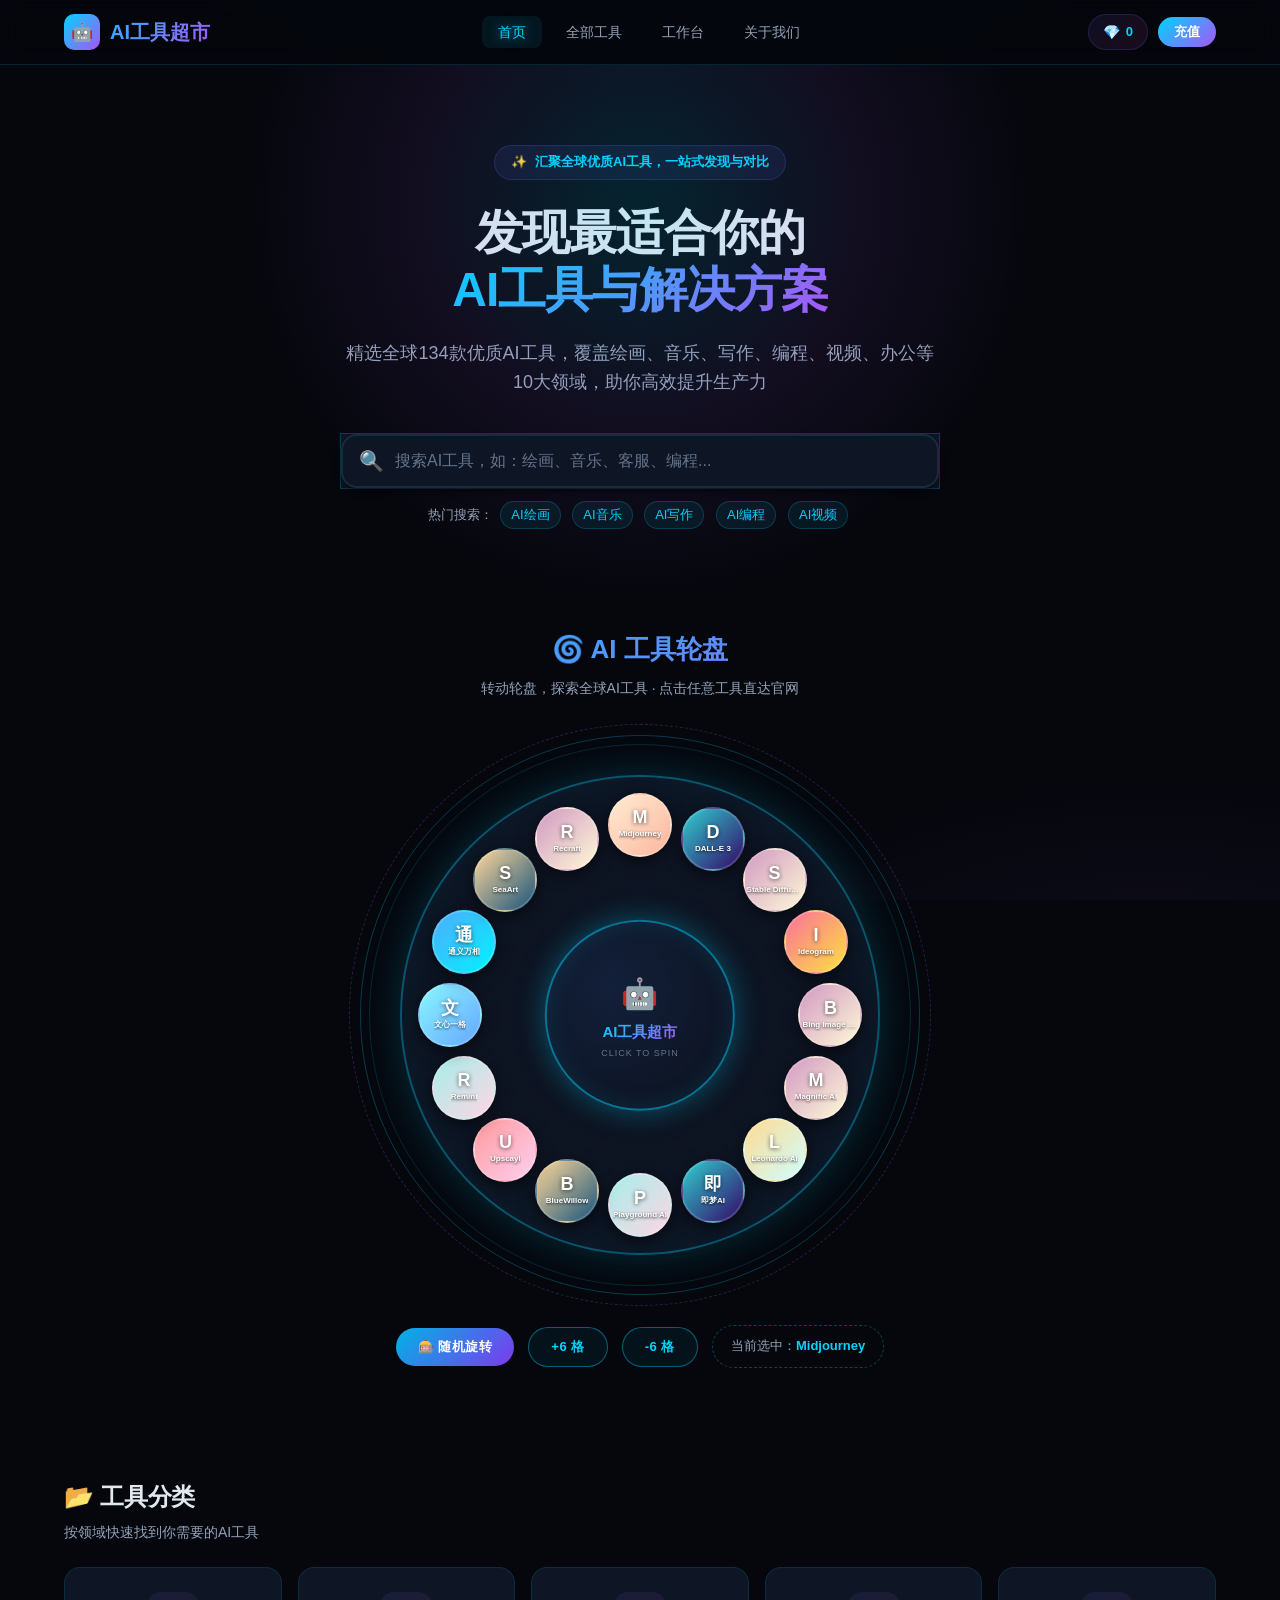
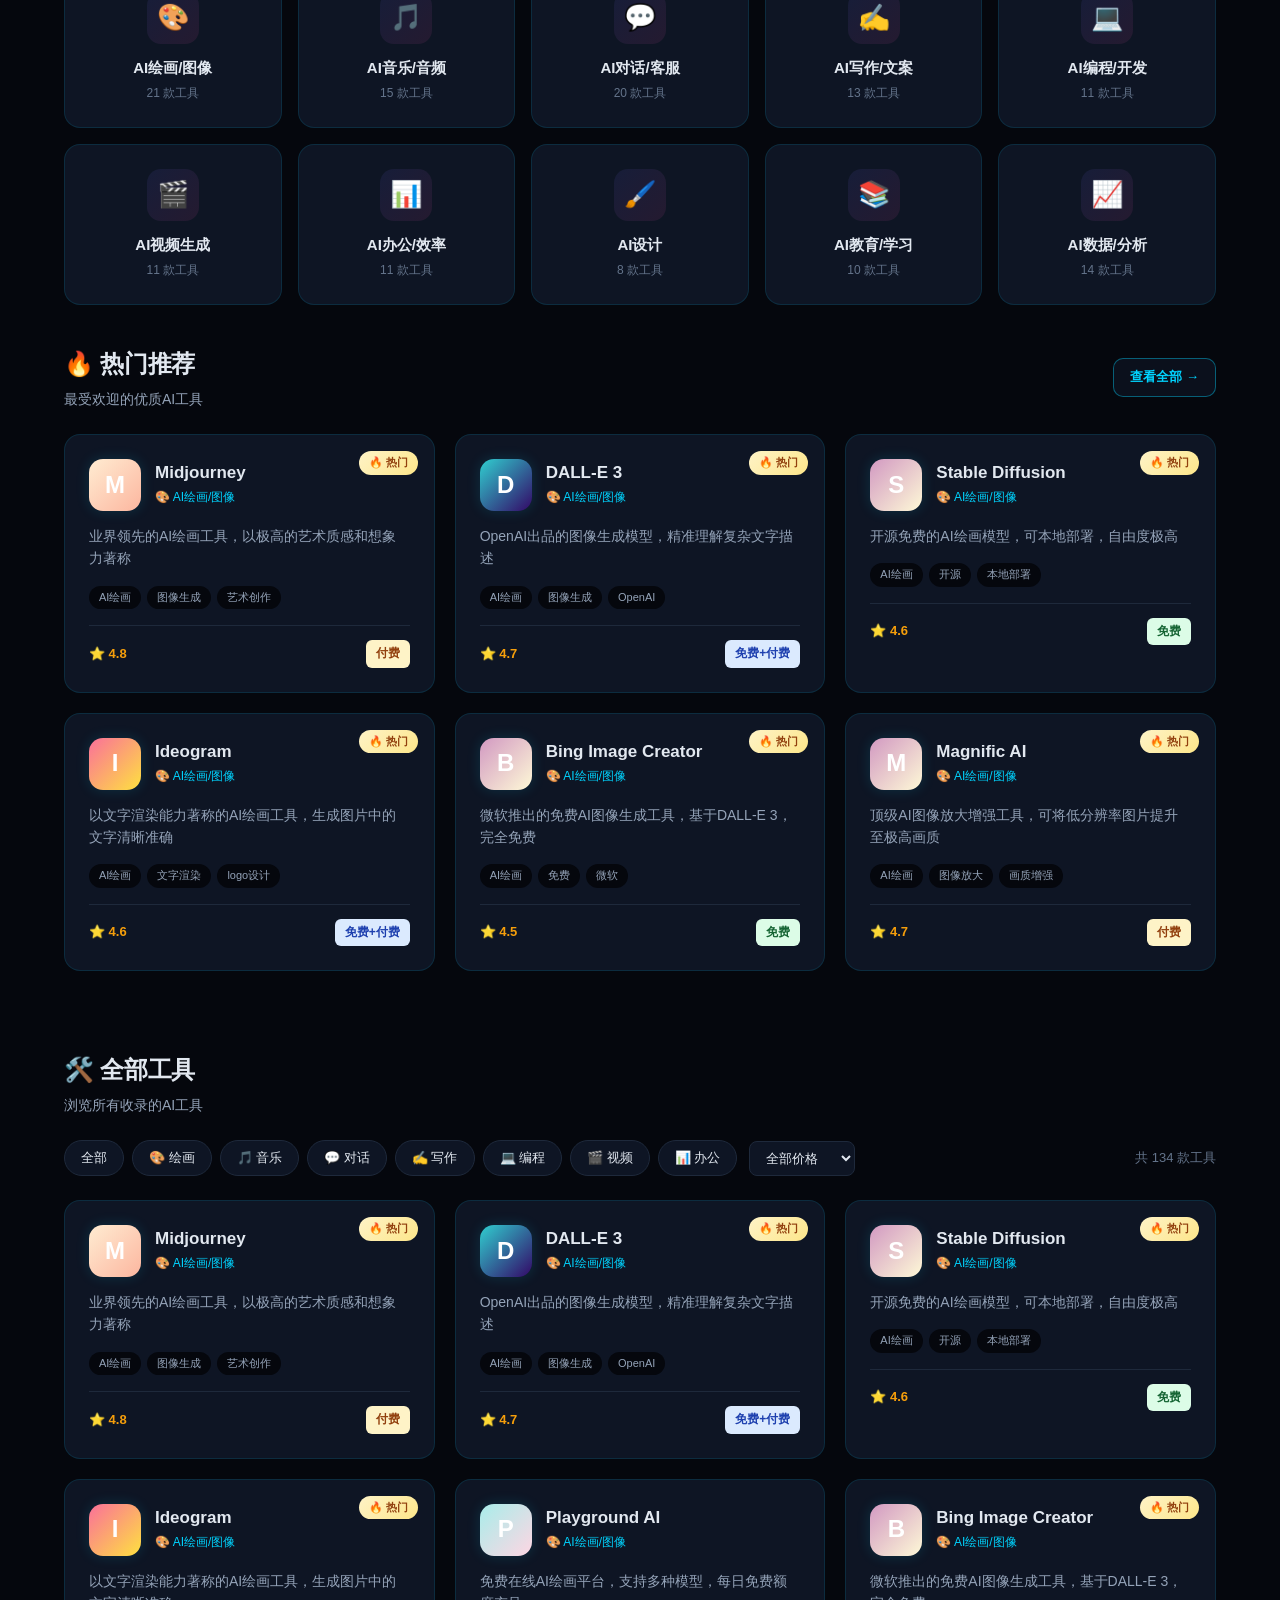
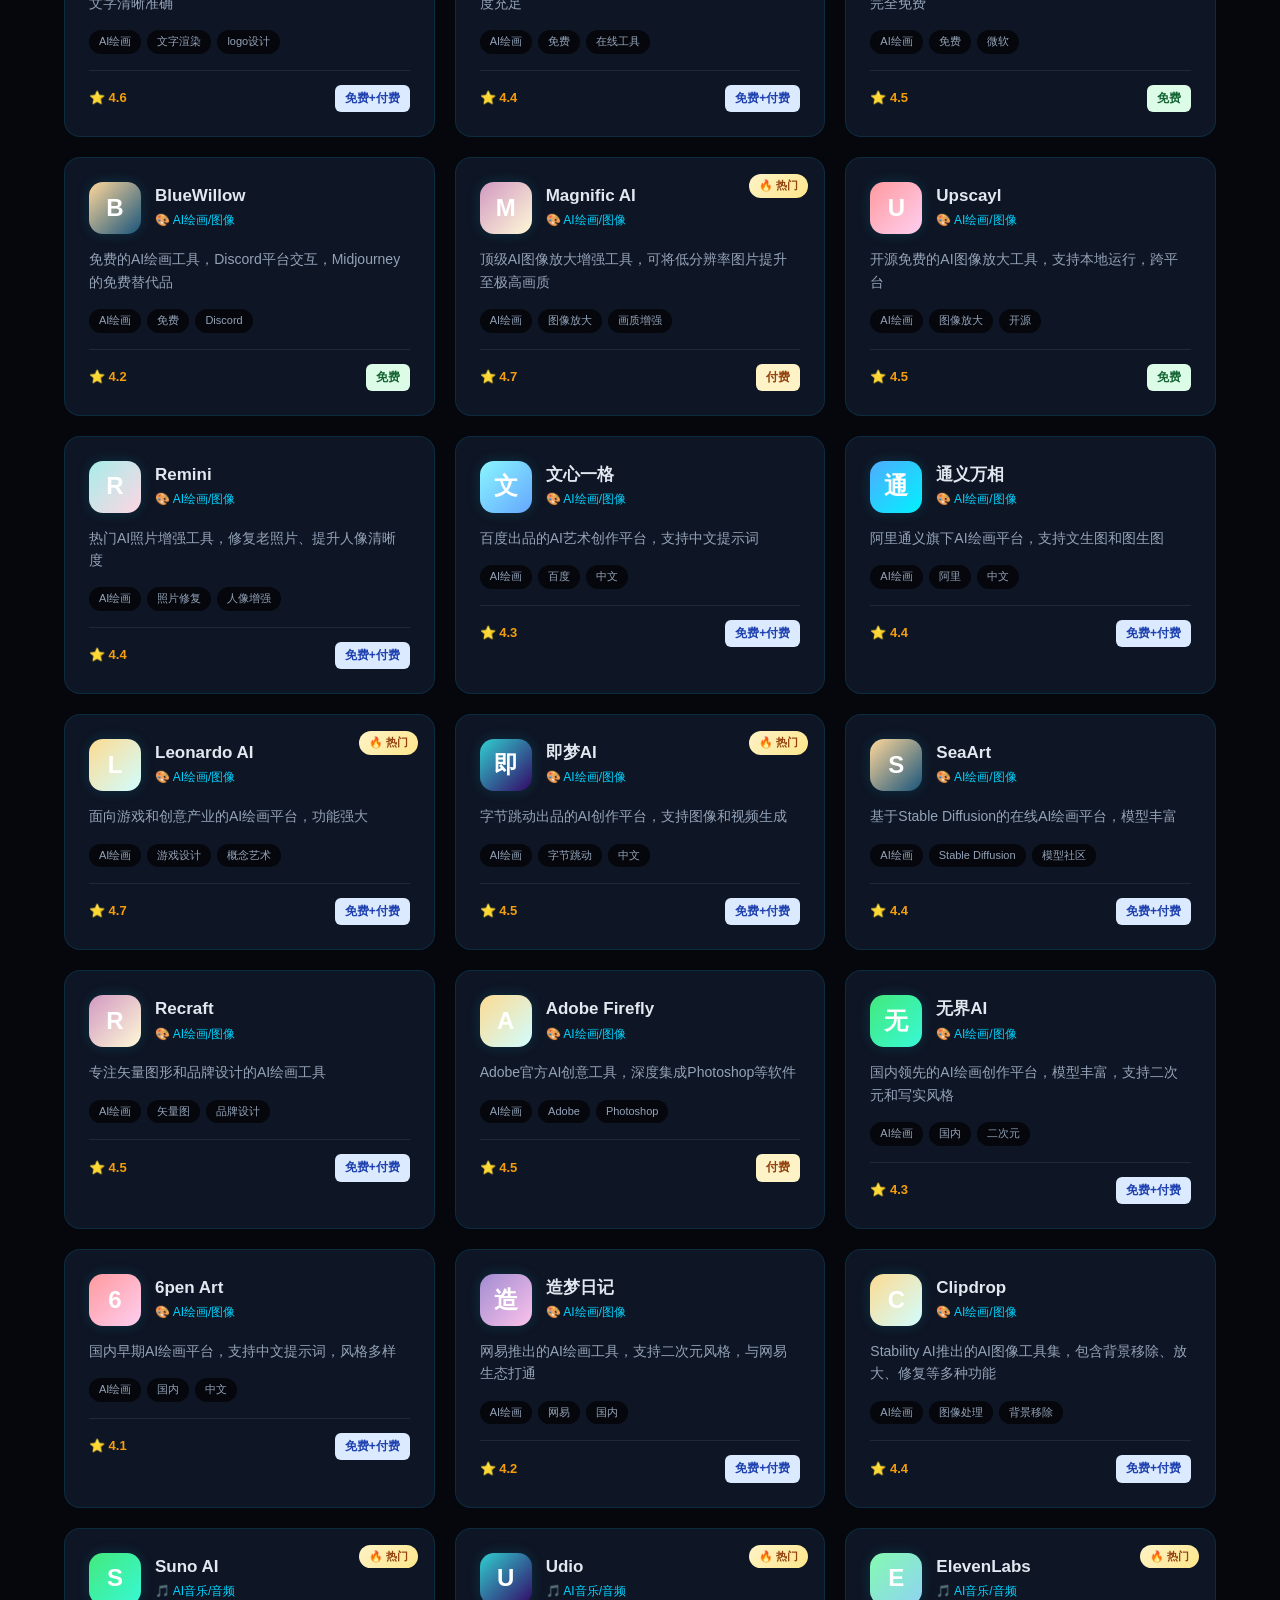
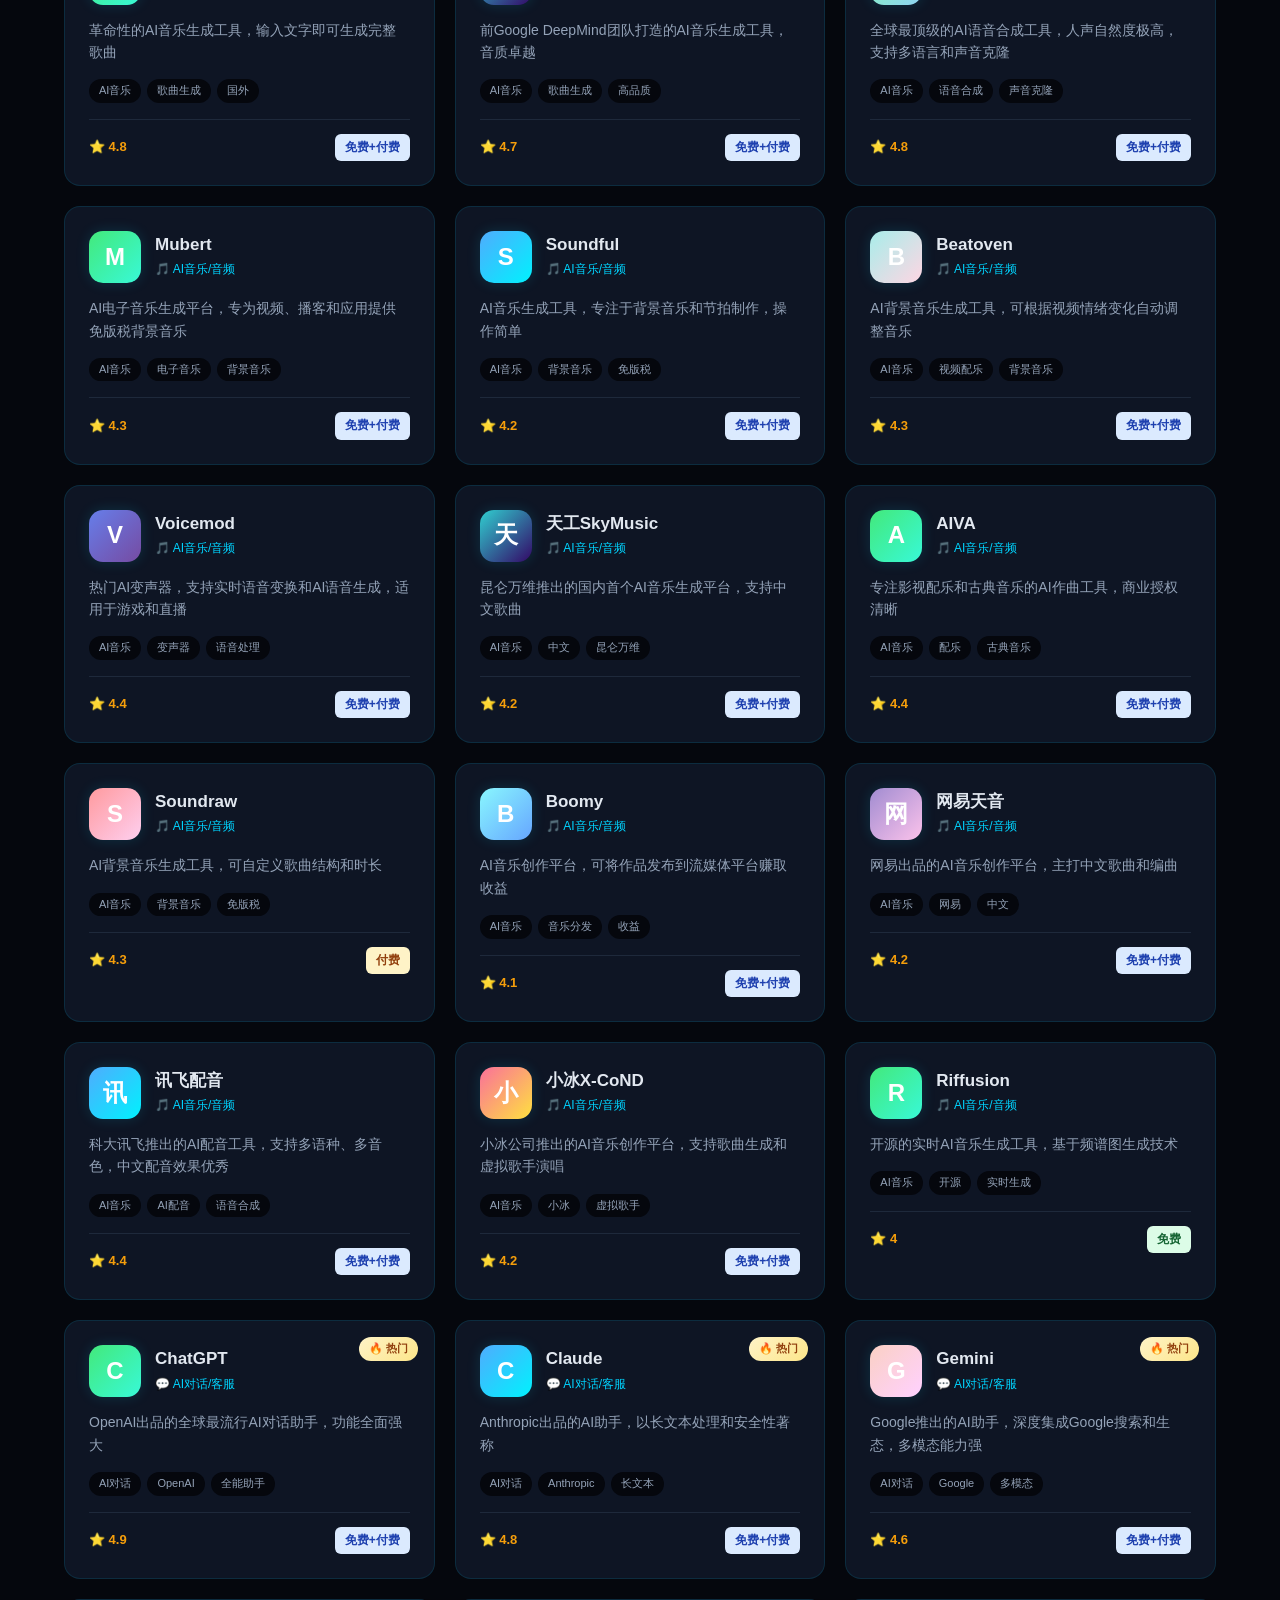
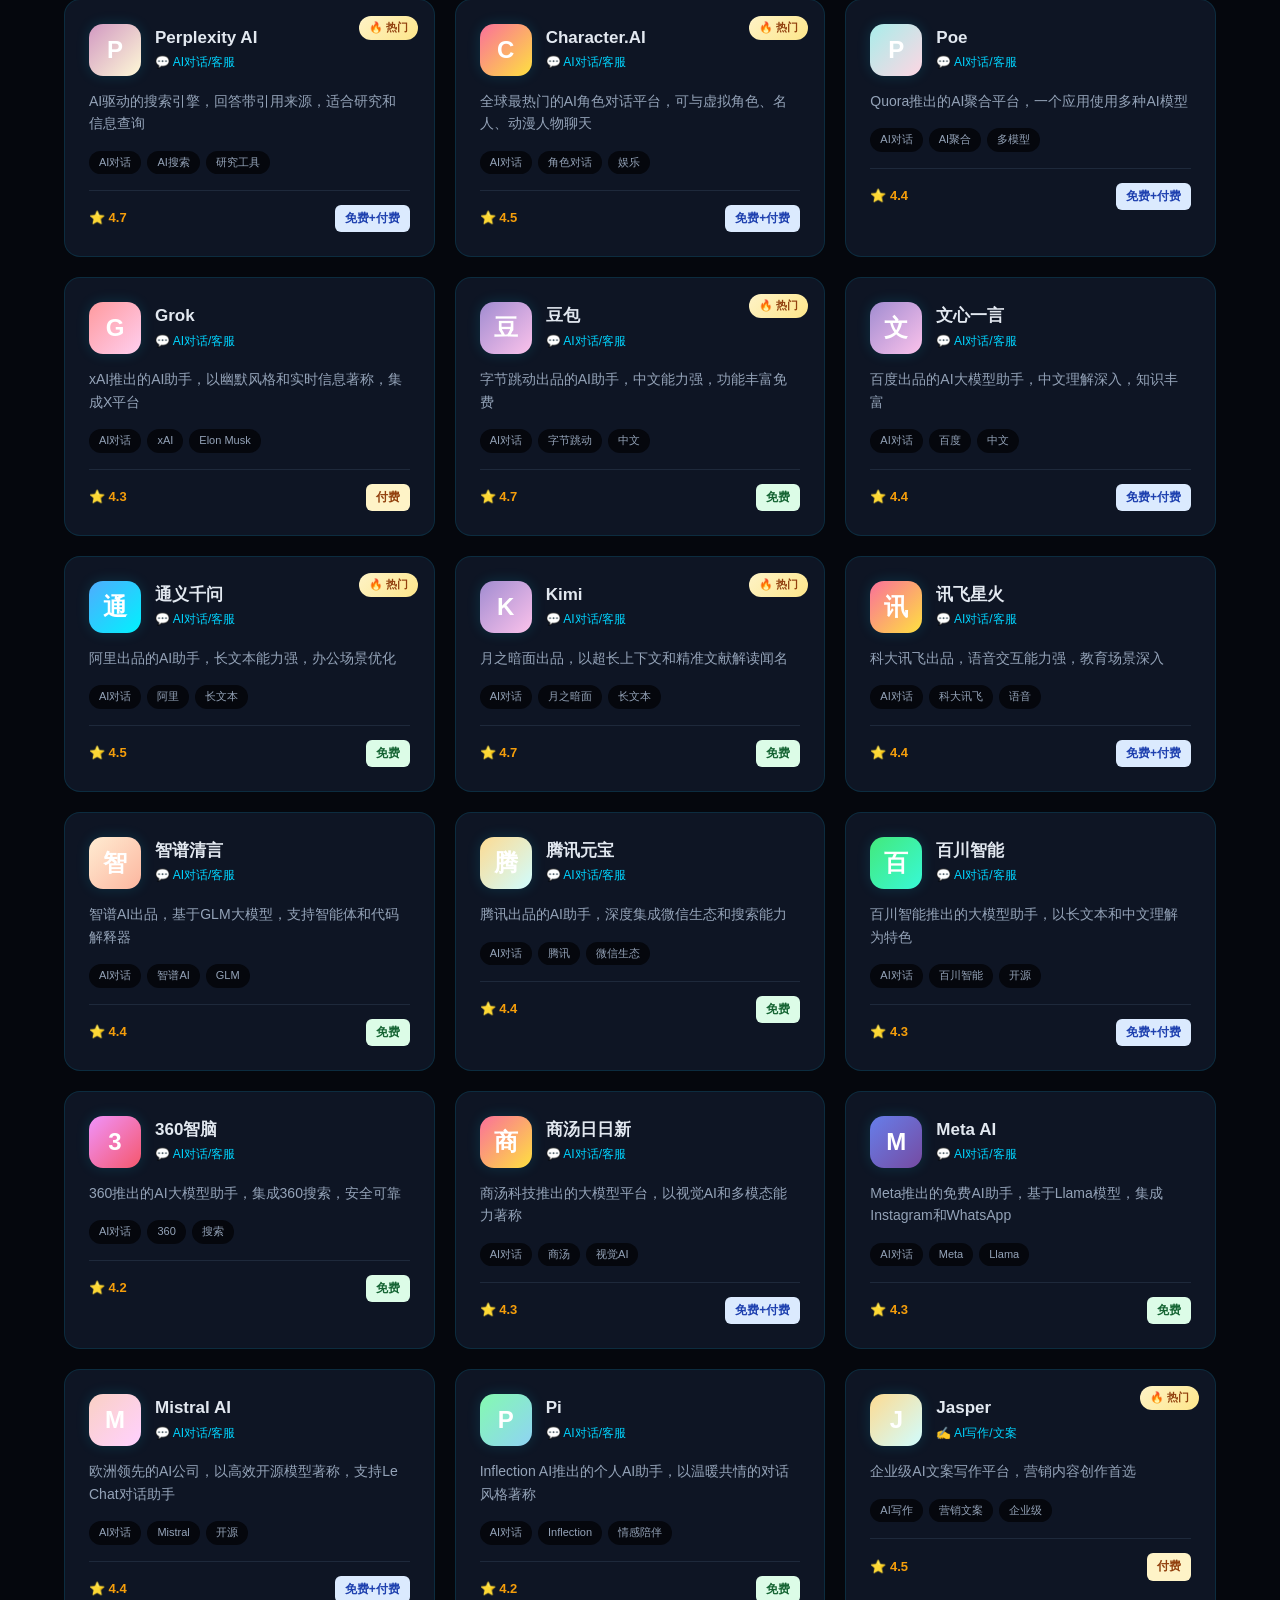
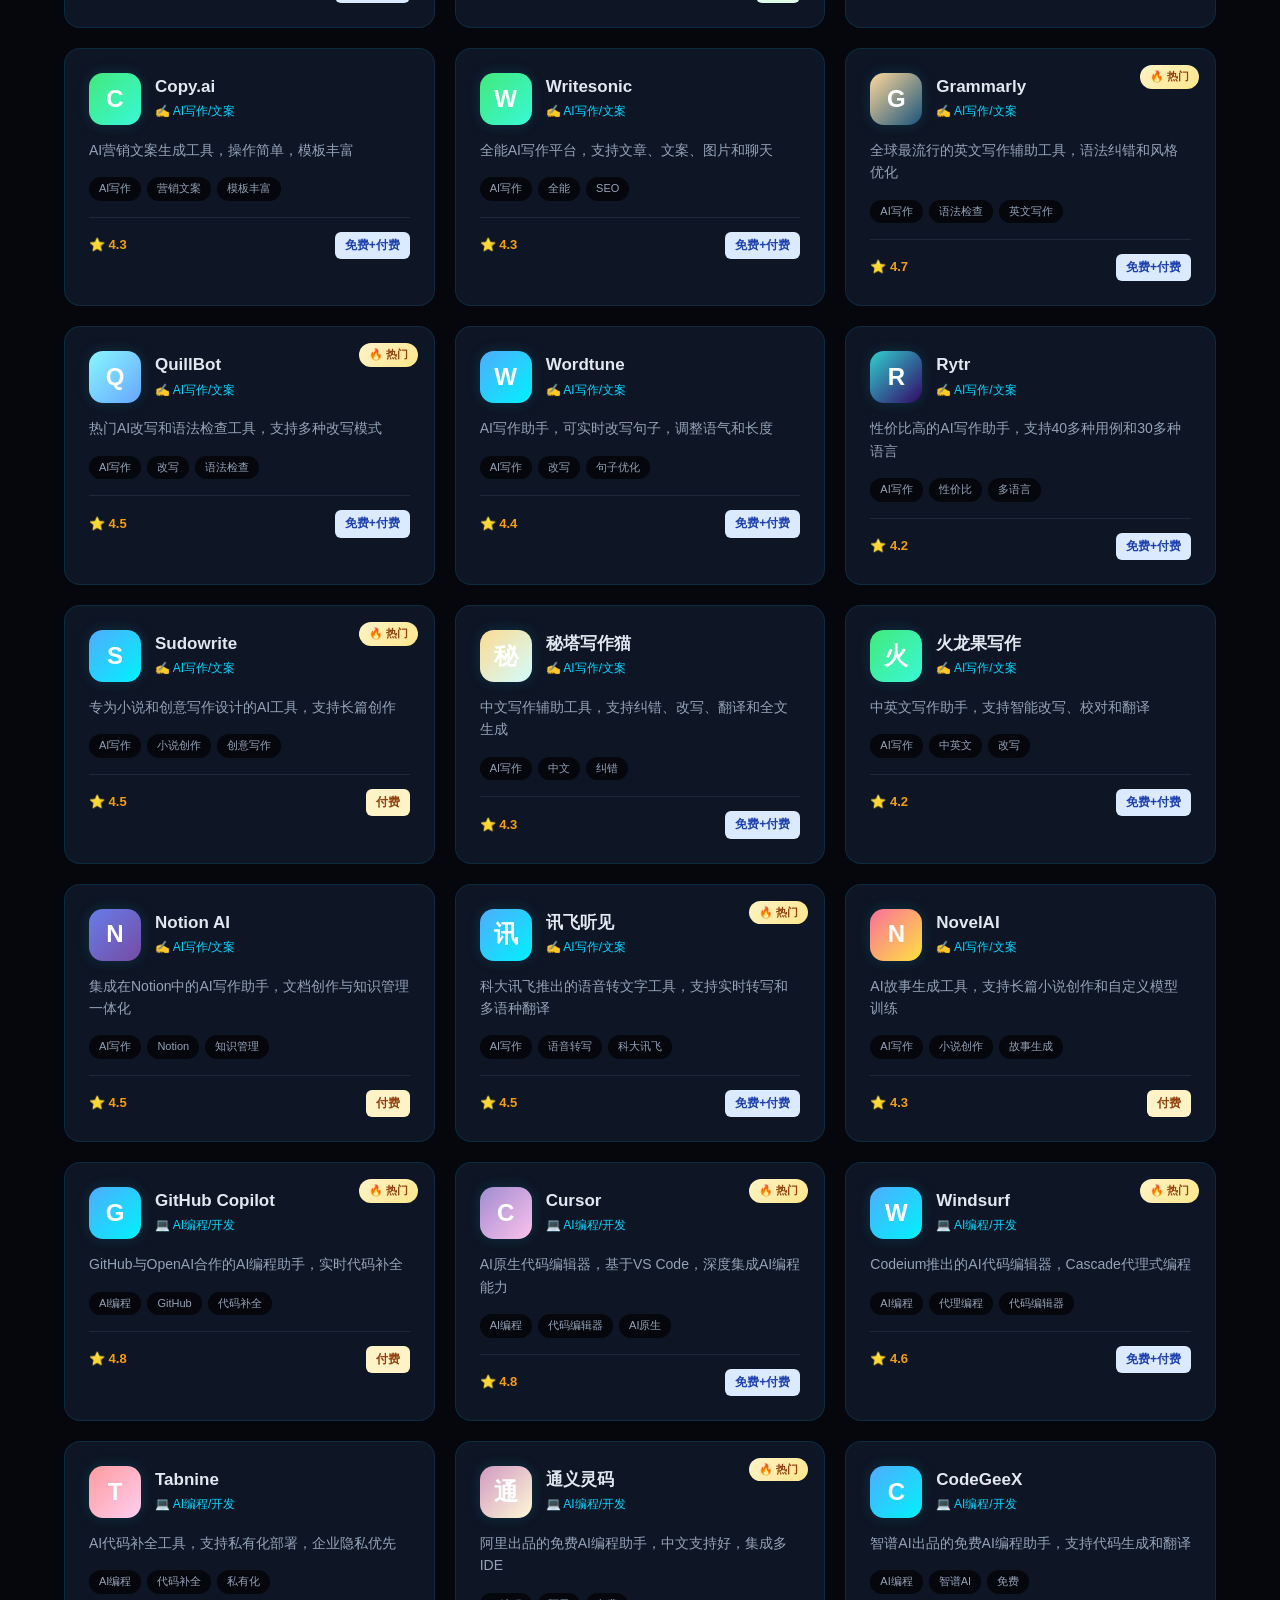
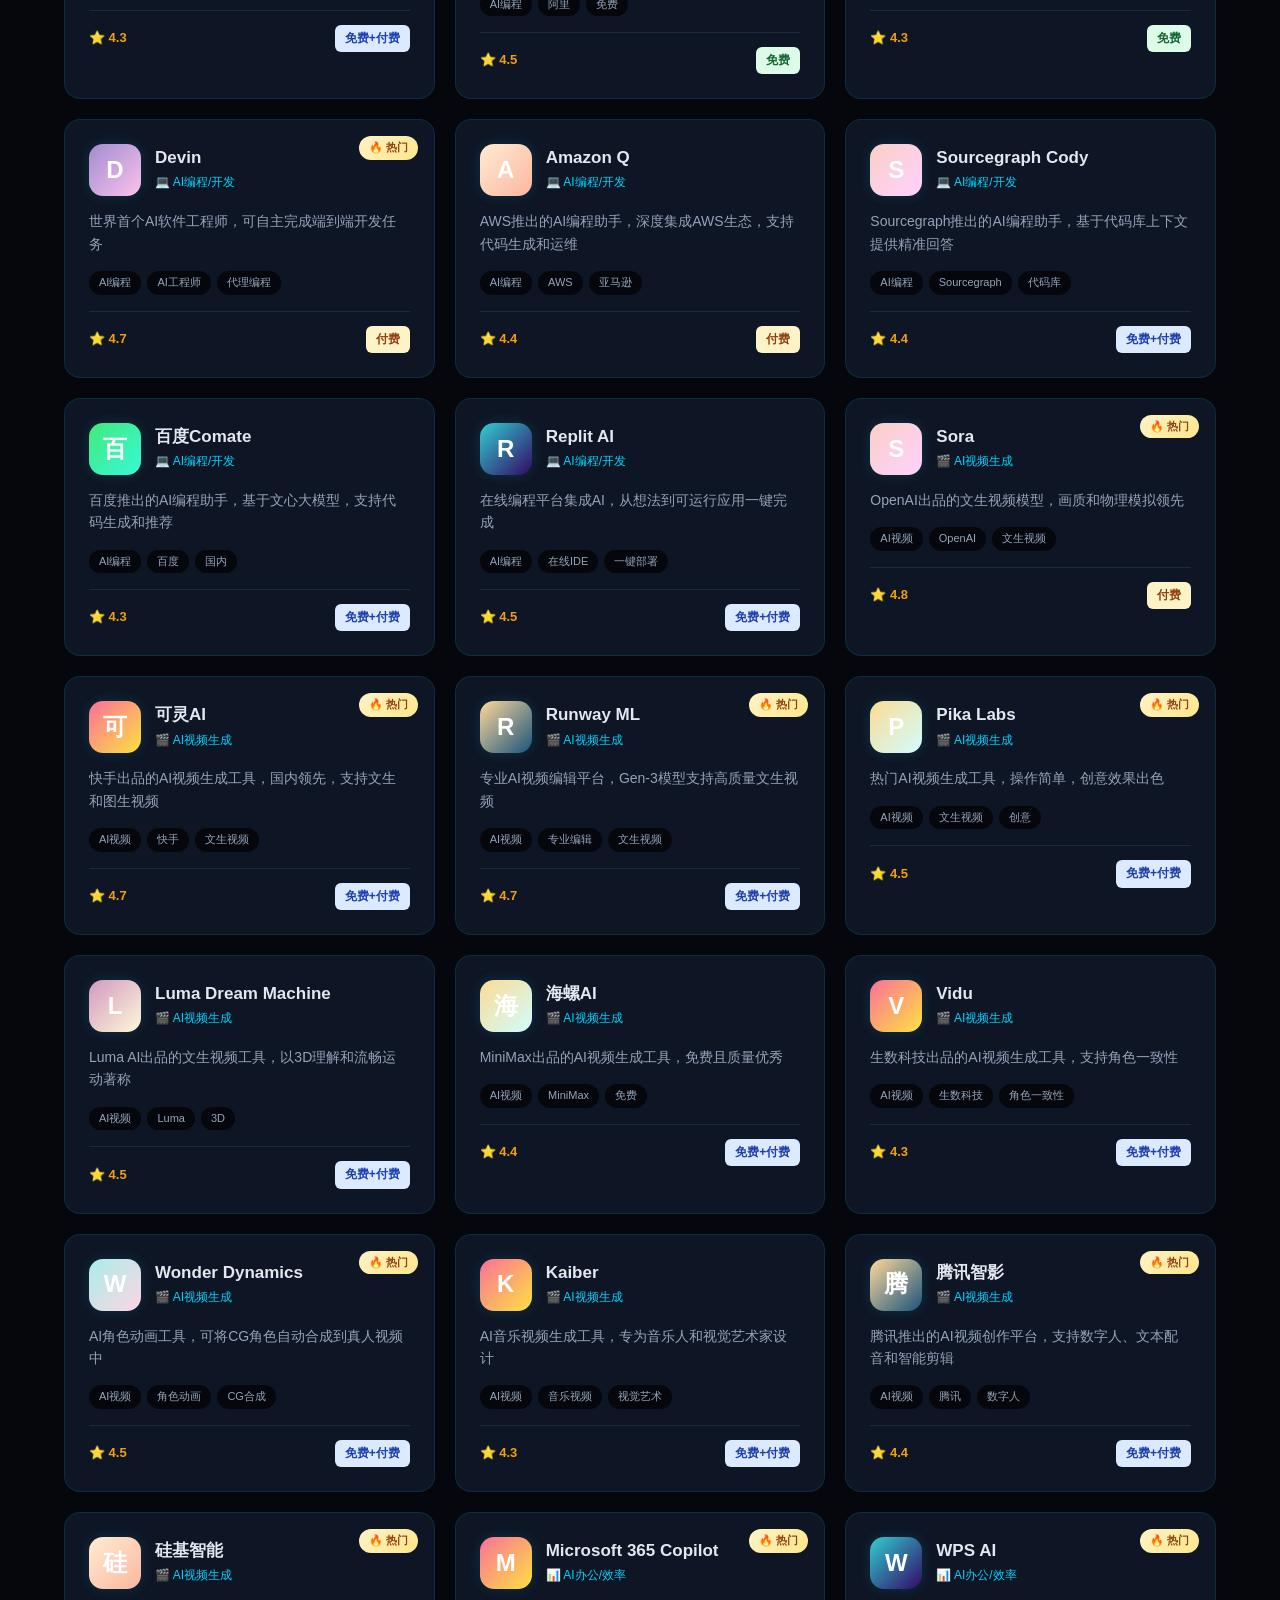
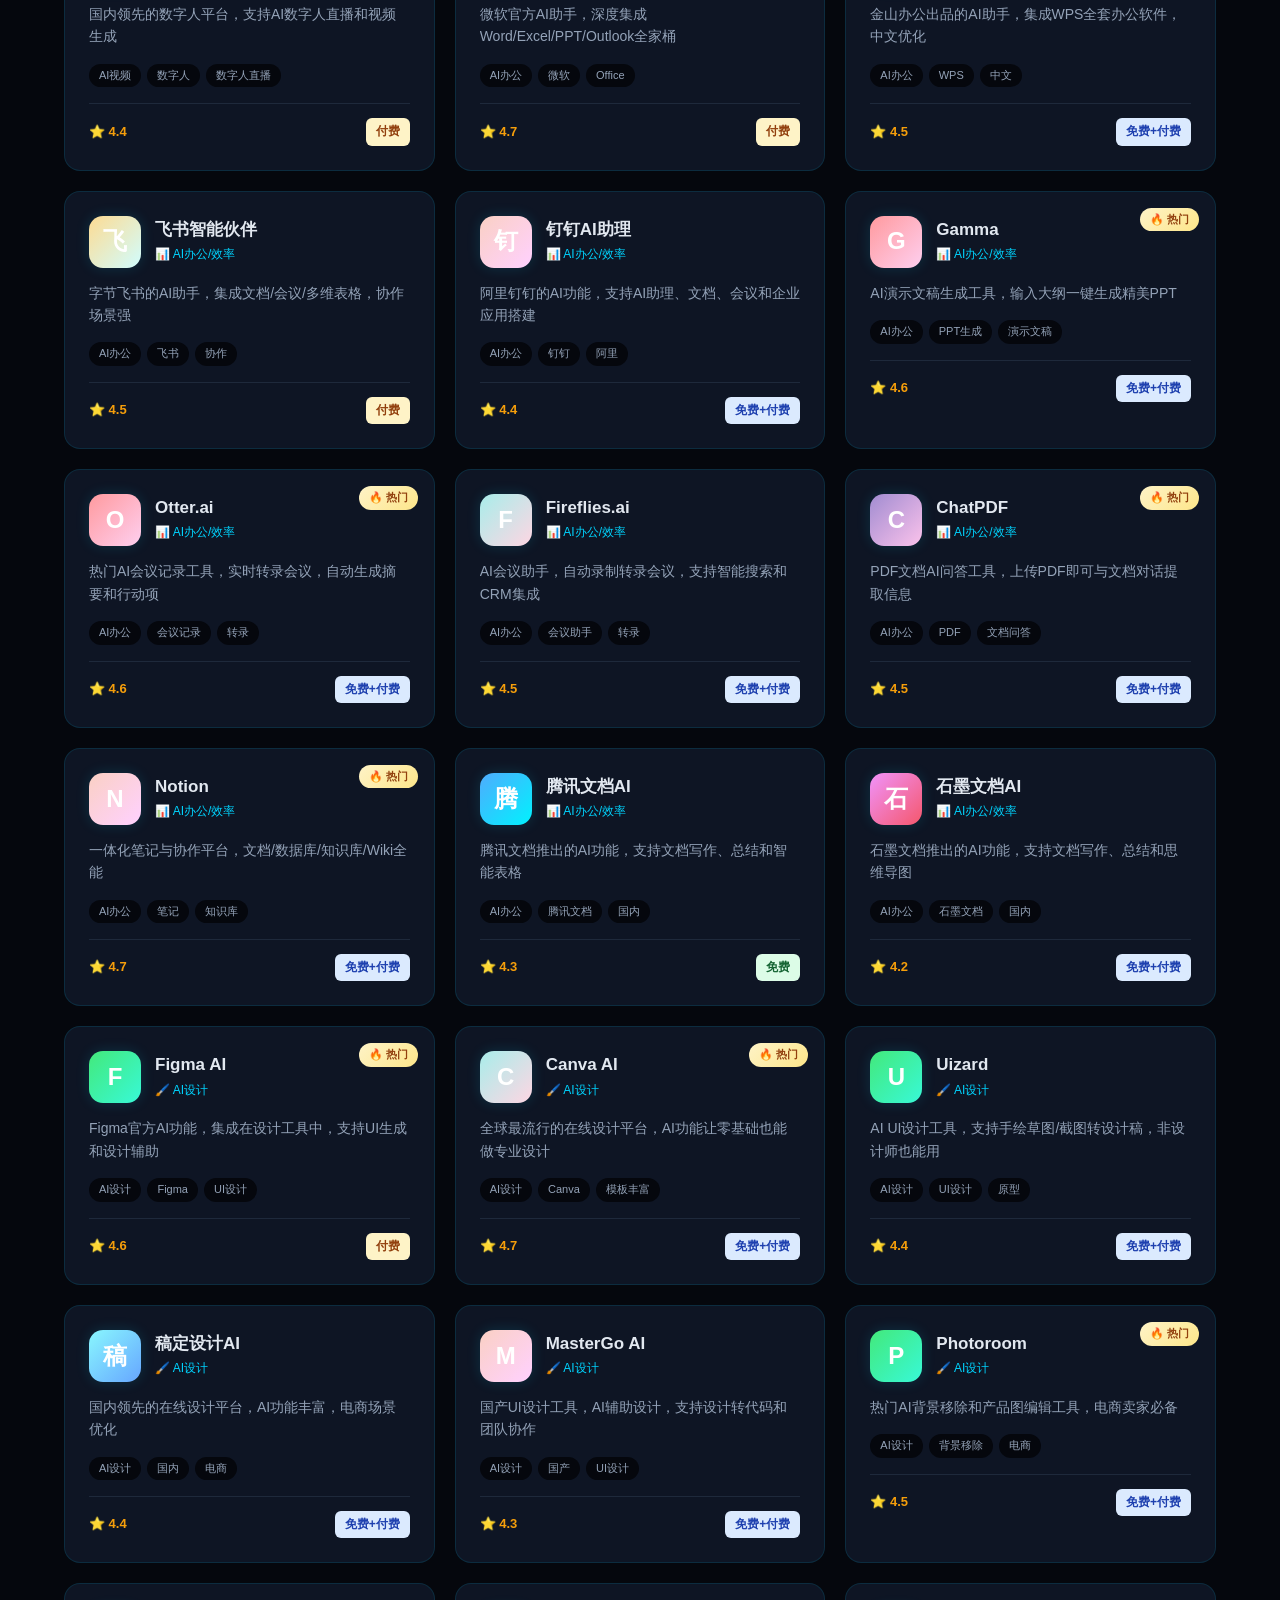
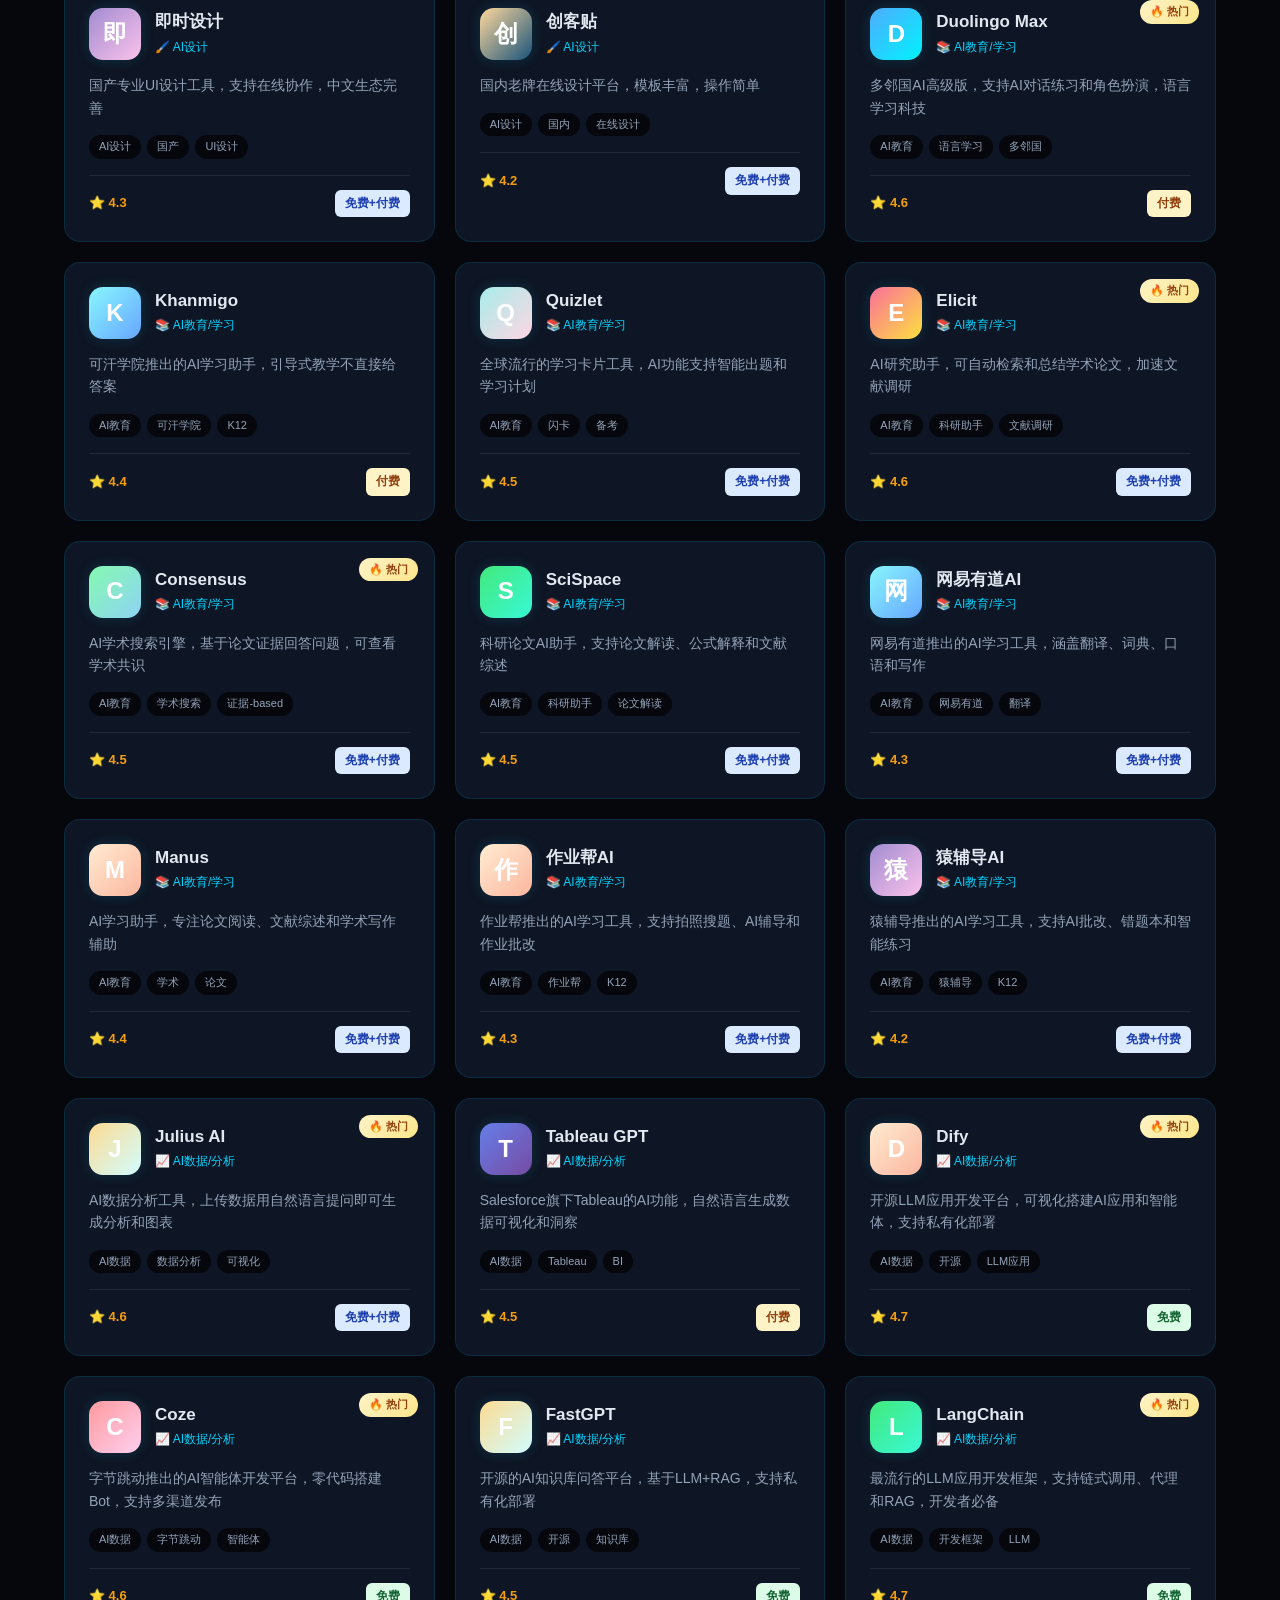
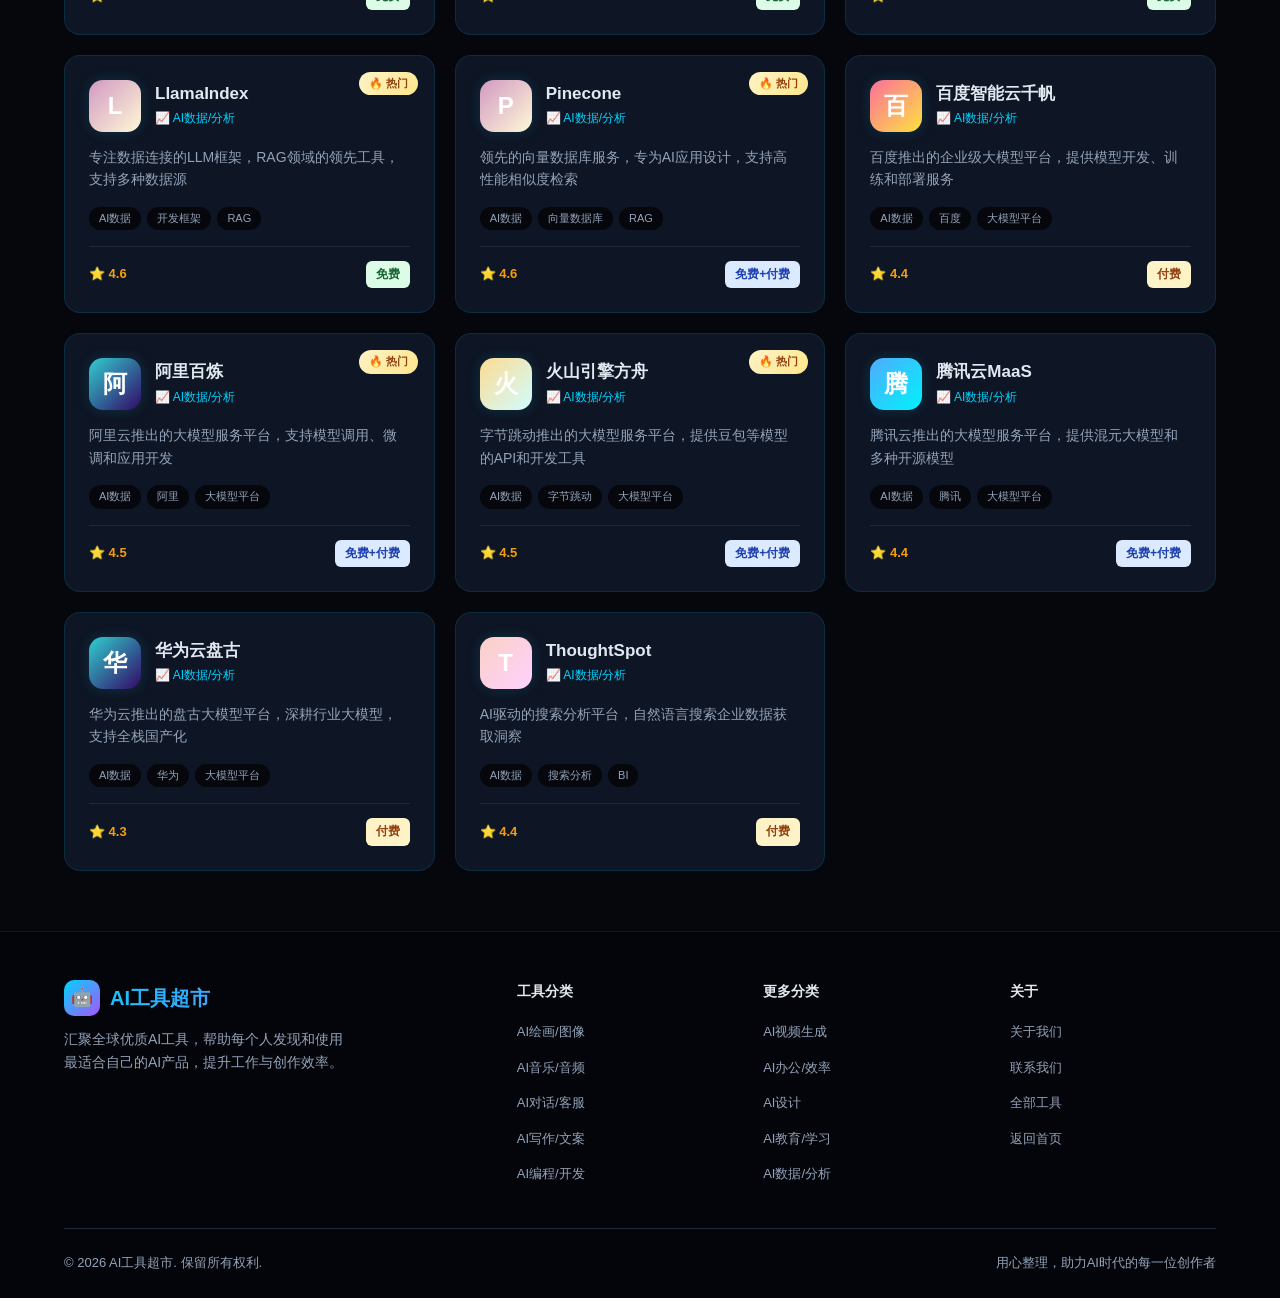
<file: index.html>
<!DOCTYPE html>
<html lang="zh-CN">
<head>
  <meta charset="UTF-8">
  <meta name="viewport" content="width=device-width, initial-scale=1.0">
  <title>AI工具超市 - 发现全球优质AI工具</title>
  <meta name="description" content="AI工具超市汇聚全球优质AI工具，涵盖AI绘画、音乐生成、智能客服、写作、编程、视频等领域，帮你快速找到最适合的AI工具。">
  <link rel="stylesheet" href="css/style.css">
</head>
<body data-page="home">

  <!-- 导航栏 -->
  <nav class="navbar">
    <div class="container navbar-inner">
      <a href="index.html" class="logo">
        <span class="logo-icon">🤖</span>
        AI工具超市
      </a>
      <ul class="nav-links">
        <li><a href="index.html" class="active">首页</a></li>
        <li><a href="category.html">全部工具</a></li>
        <li><a href="workbench.html">工作台</a></li>
        <li><a href="about.html">关于我们</a></li>
      </ul>
      <div class="nav-right">
        <div class="token-balance" title="点击查看余额/充值">
          <span class="token-icon">💎</span>
          <span class="token-amount">0</span>
        </div>
        <button class="token-recharge-btn" onclick="openRechargeModal()">充值</button>
      </div>
      <button class="mobile-menu-btn" aria-label="菜单">☰</button>
    </div>
  </nav>

  <!-- Hero 区域 -->
  <section class="hero">
    <div class="container">
      <div class="hero-badge">
        <span>✨</span> 汇聚全球优质AI工具，一站式发现与对比
      </div>
      <h1>发现最适合你的<br><span class="gradient">AI工具与解决方案</span></h1>
      <p>精选全球134款优质AI工具，覆盖绘画、音乐、写作、编程、视频、办公等10大领域，助你高效提升生产力</p>
      
      <div class="search-box">
        <span class="search-icon">🔍</span>
        <input type="text" id="searchInput" placeholder="搜索AI工具，如：绘画、音乐、客服、编程..." autocomplete="off">
      </div>
      <div class="search-hint">
        热门搜索：
        <span>AI绘画</span>
        <span>AI音乐</span>
        <span>AI写作</span>
        <span>AI编程</span>
        <span>AI视频</span>
      </div>
    </div>
  </section>

  <!-- AI工具轮盘 -->
  <section class="ai-wheel-section">
    <div class="container">
      <h2 class="wheel-title">🌀 AI 工具轮盘</h2>
      <p class="wheel-subtitle">转动轮盘，探索全球AI工具 · 点击任意工具直达官网</p>

      <div class="wheel-container">
        <div class="wheel-ring"></div>
        <div class="wheel" id="aiWheel">
          <!-- JS渲染工具项 -->
        </div>
        <div class="wheel-center" onclick="spinWheel()" title="点击旋转轮盘">
          <div class="wc-icon">🤖</div>
          <div class="wc-title">AI工具超市</div>
          <div class="wc-hint">CLICK TO SPIN</div>
        </div>
      </div>

      <div class="wheel-controls">
        <button class="wheel-btn spin" onclick="spinWheel()">🎰 随机旋转</button>
        <button class="wheel-btn" onclick="spinWheel(6)">+6 格</button>
        <button class="wheel-btn" onclick="spinWheel(-6)">-6 格</button>
        <div class="wheel-current">当前选中：<b id="wheelCurrent">—</b></div>
      </div>
    </div>
  </section>

  <!-- 分类导航 -->
  <section class="categories-section">
    <div class="container">
      <div class="section-header">
        <div>
          <h2 class="section-title">📂 工具分类</h2>
          <p class="section-subtitle">按领域快速找到你需要的AI工具</p>
        </div>
      </div>
      <div class="categories-grid" id="categoriesGrid">
        <!-- JS渲染 -->
      </div>
    </div>
  </section>
  <section class="tools-section">
    <div class="container">
      <div class="section-header">
        <div>
          <h2 class="section-title">🔥 热门推荐</h2>
          <p class="section-subtitle">最受欢迎的优质AI工具</p>
        </div>
        <a href="category.html" class="btn btn-outline" style="padding:8px 16px;font-size:13px">查看全部 →</a>
      </div>
      <div class="tools-grid" id="featuredGrid">
        <!-- JS渲染 -->
      </div>
    </div>
  </section>

  <!-- 全部工具 -->
  <section class="tools-section" id="allTools">
    <div class="container">
      <div class="section-header">
        <div>
          <h2 class="section-title">🛠️ 全部工具</h2>
          <p class="section-subtitle">浏览所有收录的AI工具</p>
        </div>
      </div>
      
      <div class="filter-bar">
        <div class="filter-tabs">
          <button class="filter-tab active" data-category="all">全部</button>
          <button class="filter-tab" data-category="image">🎨 绘画</button>
          <button class="filter-tab" data-category="music">🎵 音乐</button>
          <button class="filter-tab" data-category="chat">💬 对话</button>
          <button class="filter-tab" data-category="writing">✍️ 写作</button>
          <button class="filter-tab" data-category="coding">💻 编程</button>
          <button class="filter-tab" data-category="video">🎬 视频</button>
          <button class="filter-tab" data-category="office">📊 办公</button>
        </div>
        <select class="filter-select" id="pricingFilter">
          <option value="all">全部价格</option>
          <option value="free">免费</option>
          <option value="freemium">免费+付费</option>
          <option value="paid">付费</option>
        </select>
        <span class="result-count" id="resultCount"></span>
      </div>

      <div class="tools-grid" id="allToolsGrid">
        <!-- JS渲染 -->
      </div>
    </div>
  </section>

  <!-- 页脚 -->
  <footer class="footer">
    <div class="container">
      <div class="footer-grid">
        <div class="footer-brand">
          <a href="index.html" class="logo">
            <span class="logo-icon">🤖</span>
            AI工具超市
          </a>
          <p>汇聚全球优质AI工具，帮助每个人发现和使用最适合自己的AI产品，提升工作与创作效率。</p>
        </div>
        <div class="footer-col">
          <h4>工具分类</h4>
          <ul>
            <li><a href="category.html?cat=image">AI绘画/图像</a></li>
            <li><a href="category.html?cat=music">AI音乐/音频</a></li>
            <li><a href="category.html?cat=chat">AI对话/客服</a></li>
            <li><a href="category.html?cat=writing">AI写作/文案</a></li>
            <li><a href="category.html?cat=coding">AI编程/开发</a></li>
          </ul>
        </div>
        <div class="footer-col">
          <h4>更多分类</h4>
          <ul>
            <li><a href="category.html?cat=video">AI视频生成</a></li>
            <li><a href="category.html?cat=office">AI办公/效率</a></li>
            <li><a href="category.html?cat=design">AI设计</a></li>
            <li><a href="category.html?cat=education">AI教育/学习</a></li>
            <li><a href="category.html?cat=data">AI数据/分析</a></li>
          </ul>
        </div>
        <div class="footer-col">
          <h4>关于</h4>
          <ul>
            <li><a href="about.html">关于我们</a></li>
            <li><a href="about.html#contact">联系我们</a></li>
            <li><a href="category.html">全部工具</a></li>
            <li><a href="index.html">返回首页</a></li>
          </ul>
        </div>
      </div>
      <div class="footer-bottom">
        <span>© 2026 AI工具超市. 保留所有权利.</span>
        <span>用心整理，助力AI时代的每一位创作者</span>
      </div>
    </div>
  </footer>

  <script src="data/tools-data.js"></script>
  <script src="js/app.js"></script>
</body>
</html>
</file>
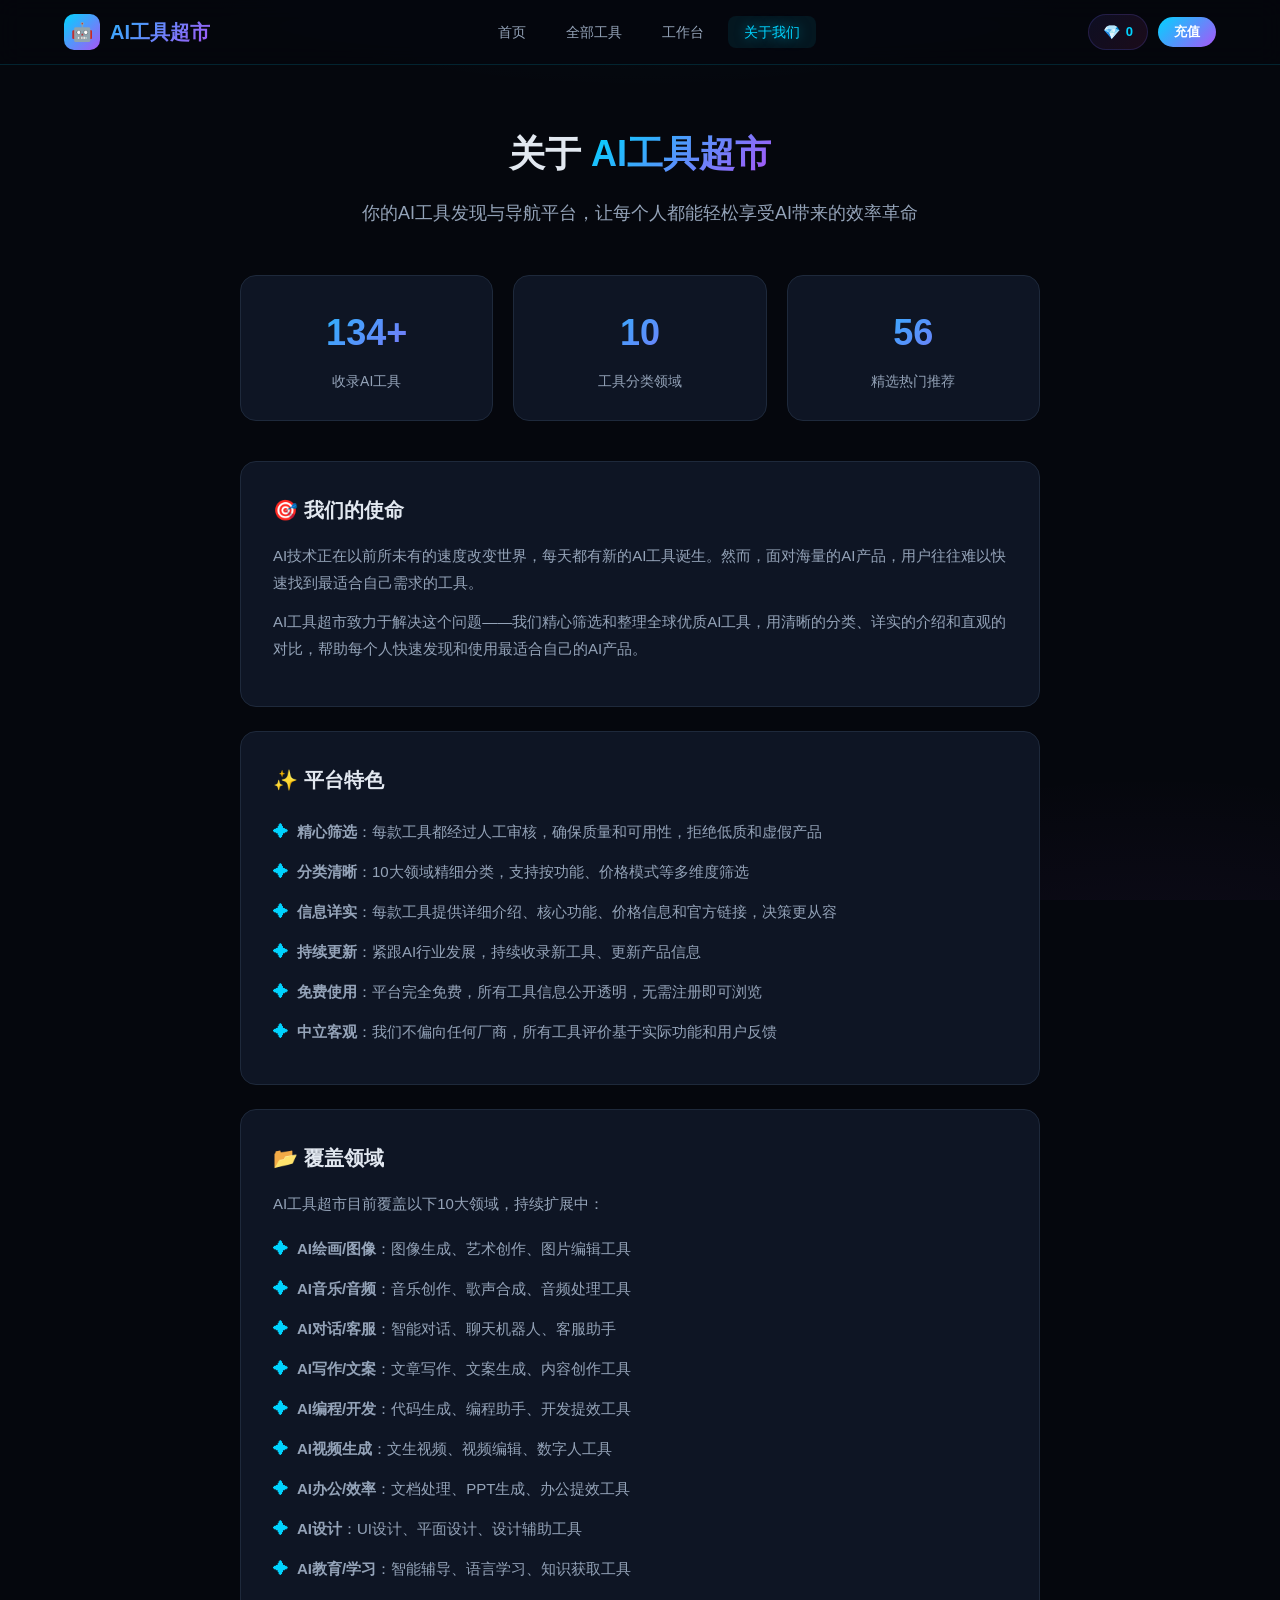
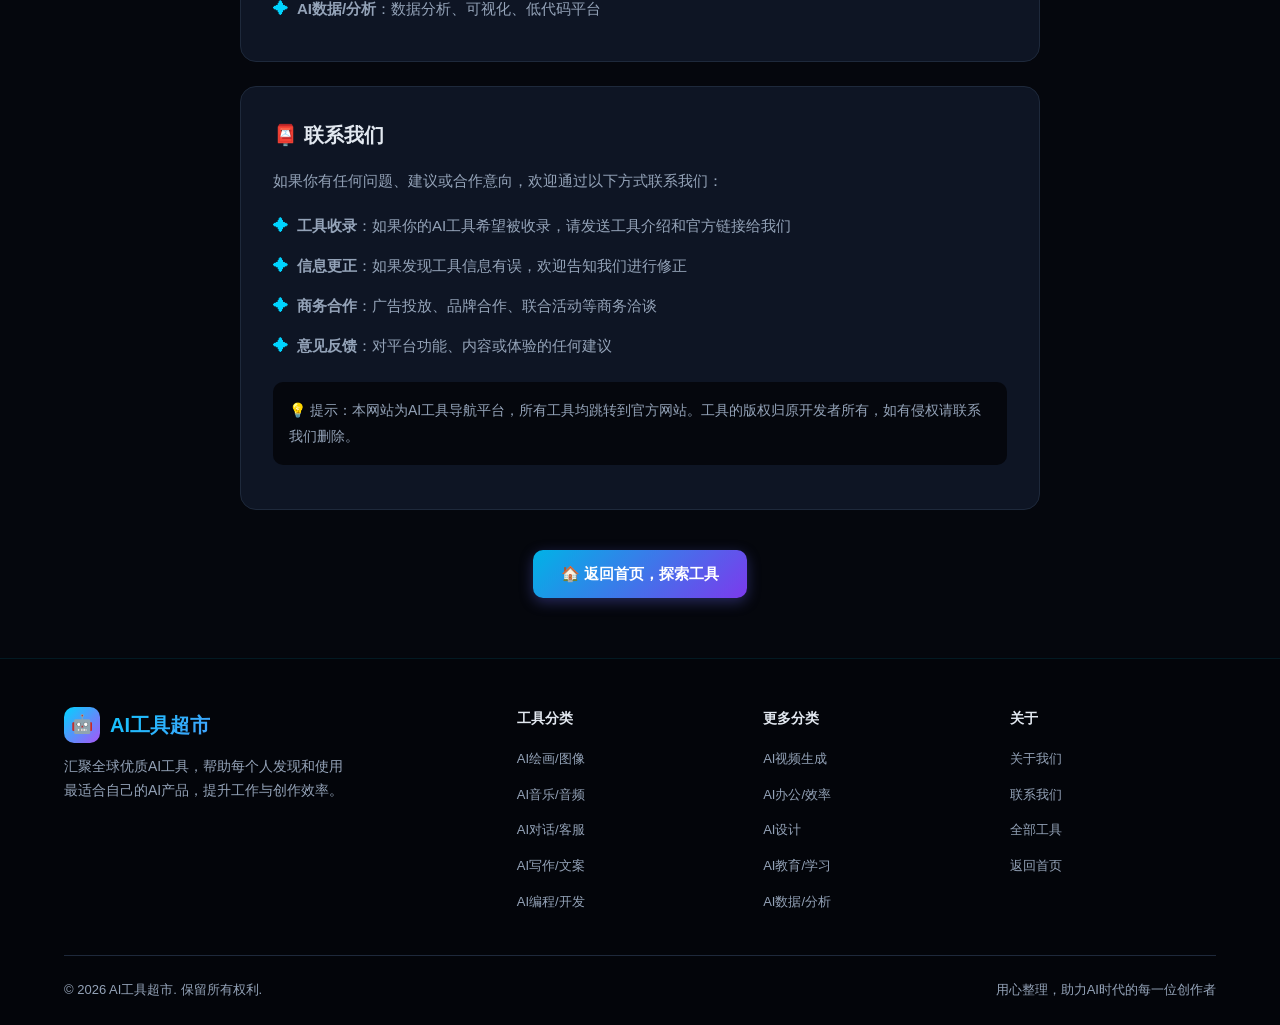
<file: about.html>
<!DOCTYPE html>
<html lang="zh-CN">
<head>
  <meta charset="UTF-8">
  <meta name="viewport" content="width=device-width, initial-scale=1.0">
  <title>关于我们 - AI工具超市</title>
  <meta name="description" content="了解AI工具超市的使命、愿景和联系方式。">
  <link rel="stylesheet" href="css/style.css">
</head>
<body data-page="about">

  <!-- 导航栏 -->
  <nav class="navbar">
    <div class="container navbar-inner">
      <a href="index.html" class="logo">
        <span class="logo-icon">🤖</span>
        AI工具超市
      </a>
      <ul class="nav-links">
        <li><a href="index.html">首页</a></li>
        <li><a href="category.html">全部工具</a></li>
        <li><a href="workbench.html">工作台</a></li>
        <li><a href="about.html" class="active">关于我们</a></li>
      </ul>
      <div class="nav-right">
        <div class="token-balance" title="点击查看余额/充值">
          <span class="token-icon">💎</span>
          <span class="token-amount">0</span>
        </div>
        <button class="token-recharge-btn" onclick="openRechargeModal()">充值</button>
      </div>
      <button class="mobile-menu-btn" aria-label="菜单">☰</button>
    </div>
  </nav>

  <!-- 关于页内容 -->
  <div class="about-section">
    <h1>关于 <span style="background:linear-gradient(135deg,var(--primary),var(--accent));-webkit-background-clip:text;-webkit-text-fill-color:transparent;background-clip:text">AI工具超市</span></h1>
    <p class="lead">你的AI工具发现与导航平台，让每个人都能轻松享受AI带来的效率革命</p>

    <!-- 数据统计 -->
    <div class="stats-grid">
      <div class="stat-card">
        <div class="stat-number" id="statTools">80+</div>
        <div class="stat-label">收录AI工具</div>
      </div>
      <div class="stat-card">
        <div class="stat-number" id="statCategories">10</div>
        <div class="stat-label">工具分类领域</div>
      </div>
      <div class="stat-card">
        <div class="stat-number" id="statFeatured">20+</div>
        <div class="stat-label">精选热门推荐</div>
      </div>
    </div>

    <!-- 我们的使命 -->
    <div class="about-card">
      <h2>🎯 我们的使命</h2>
      <p>AI技术正在以前所未有的速度改变世界，每天都有新的AI工具诞生。然而，面对海量的AI产品，用户往往难以快速找到最适合自己需求的工具。</p>
      <p>AI工具超市致力于解决这个问题——我们精心筛选和整理全球优质AI工具，用清晰的分类、详实的介绍和直观的对比，帮助每个人快速发现和使用最适合自己的AI产品。</p>
    </div>

    <!-- 我们的特色 -->
    <div class="about-card">
      <h2>✨ 平台特色</h2>
      <ul>
        <li><strong>精心筛选</strong>：每款工具都经过人工审核，确保质量和可用性，拒绝低质和虚假产品</li>
        <li><strong>分类清晰</strong>：10大领域精细分类，支持按功能、价格模式等多维度筛选</li>
        <li><strong>信息详实</strong>：每款工具提供详细介绍、核心功能、价格信息和官方链接，决策更从容</li>
        <li><strong>持续更新</strong>：紧跟AI行业发展，持续收录新工具、更新产品信息</li>
        <li><strong>免费使用</strong>：平台完全免费，所有工具信息公开透明，无需注册即可浏览</li>
        <li><strong>中立客观</strong>：我们不偏向任何厂商，所有工具评价基于实际功能和用户反馈</li>
      </ul>
    </div>

    <!-- 工具分类概览 -->
    <div class="about-card">
      <h2>📂 覆盖领域</h2>
      <p>AI工具超市目前覆盖以下10大领域，持续扩展中：</p>
      <ul>
        <li><strong>AI绘画/图像</strong>：图像生成、艺术创作、图片编辑工具</li>
        <li><strong>AI音乐/音频</strong>：音乐创作、歌声合成、音频处理工具</li>
        <li><strong>AI对话/客服</strong>：智能对话、聊天机器人、客服助手</li>
        <li><strong>AI写作/文案</strong>：文章写作、文案生成、内容创作工具</li>
        <li><strong>AI编程/开发</strong>：代码生成、编程助手、开发提效工具</li>
        <li><strong>AI视频生成</strong>：文生视频、视频编辑、数字人工具</li>
        <li><strong>AI办公/效率</strong>：文档处理、PPT生成、办公提效工具</li>
        <li><strong>AI设计</strong>：UI设计、平面设计、设计辅助工具</li>
        <li><strong>AI教育/学习</strong>：智能辅导、语言学习、知识获取工具</li>
        <li><strong>AI数据/分析</strong>：数据分析、可视化、低代码平台</li>
      </ul>
    </div>

    <!-- 联系我们 -->
    <div class="about-card" id="contact">
      <h2>📮 联系我们</h2>
      <p>如果你有任何问题、建议或合作意向，欢迎通过以下方式联系我们：</p>
      <ul>
        <li><strong>工具收录</strong>：如果你的AI工具希望被收录，请发送工具介绍和官方链接给我们</li>
        <li><strong>信息更正</strong>：如果发现工具信息有误，欢迎告知我们进行修正</li>
        <li><strong>商务合作</strong>：广告投放、品牌合作、联合活动等商务洽谈</li>
        <li><strong>意见反馈</strong>：对平台功能、内容或体验的任何建议</li>
      </ul>
      <p style="margin-top:16px;padding:16px;background:var(--bg);border-radius:10px;font-size:14px">
        💡 提示：本网站为AI工具导航平台，所有工具均跳转到官方网站。工具的版权归原开发者所有，如有侵权请联系我们删除。
      </p>
    </div>

    <div style="text-align:center;margin-top:40px">
      <a href="index.html" class="btn btn-primary">🏠 返回首页，探索工具</a>
    </div>
  </div>

  <!-- 页脚 -->
  <footer class="footer">
    <div class="container">
      <div class="footer-grid">
        <div class="footer-brand">
          <a href="index.html" class="logo">
            <span class="logo-icon">🤖</span>
            AI工具超市
          </a>
          <p>汇聚全球优质AI工具，帮助每个人发现和使用最适合自己的AI产品，提升工作与创作效率。</p>
        </div>
        <div class="footer-col">
          <h4>工具分类</h4>
          <ul>
            <li><a href="category.html?cat=image">AI绘画/图像</a></li>
            <li><a href="category.html?cat=music">AI音乐/音频</a></li>
            <li><a href="category.html?cat=chat">AI对话/客服</a></li>
            <li><a href="category.html?cat=writing">AI写作/文案</a></li>
            <li><a href="category.html?cat=coding">AI编程/开发</a></li>
          </ul>
        </div>
        <div class="footer-col">
          <h4>更多分类</h4>
          <ul>
            <li><a href="category.html?cat=video">AI视频生成</a></li>
            <li><a href="category.html?cat=office">AI办公/效率</a></li>
            <li><a href="category.html?cat=design">AI设计</a></li>
            <li><a href="category.html?cat=education">AI教育/学习</a></li>
            <li><a href="category.html?cat=data">AI数据/分析</a></li>
          </ul>
        </div>
        <div class="footer-col">
          <h4>关于</h4>
          <ul>
            <li><a href="about.html">关于我们</a></li>
            <li><a href="about.html#contact">联系我们</a></li>
            <li><a href="category.html">全部工具</a></li>
            <li><a href="index.html">返回首页</a></li>
          </ul>
        </div>
      </div>
      <div class="footer-bottom">
        <span>© 2026 AI工具超市. 保留所有权利.</span>
        <span>用心整理，助力AI时代的每一位创作者</span>
      </div>
    </div>
  </footer>

  <script src="data/tools-data.js"></script>
  <script src="js/app.js"></script>
</body>
</html>
</file>
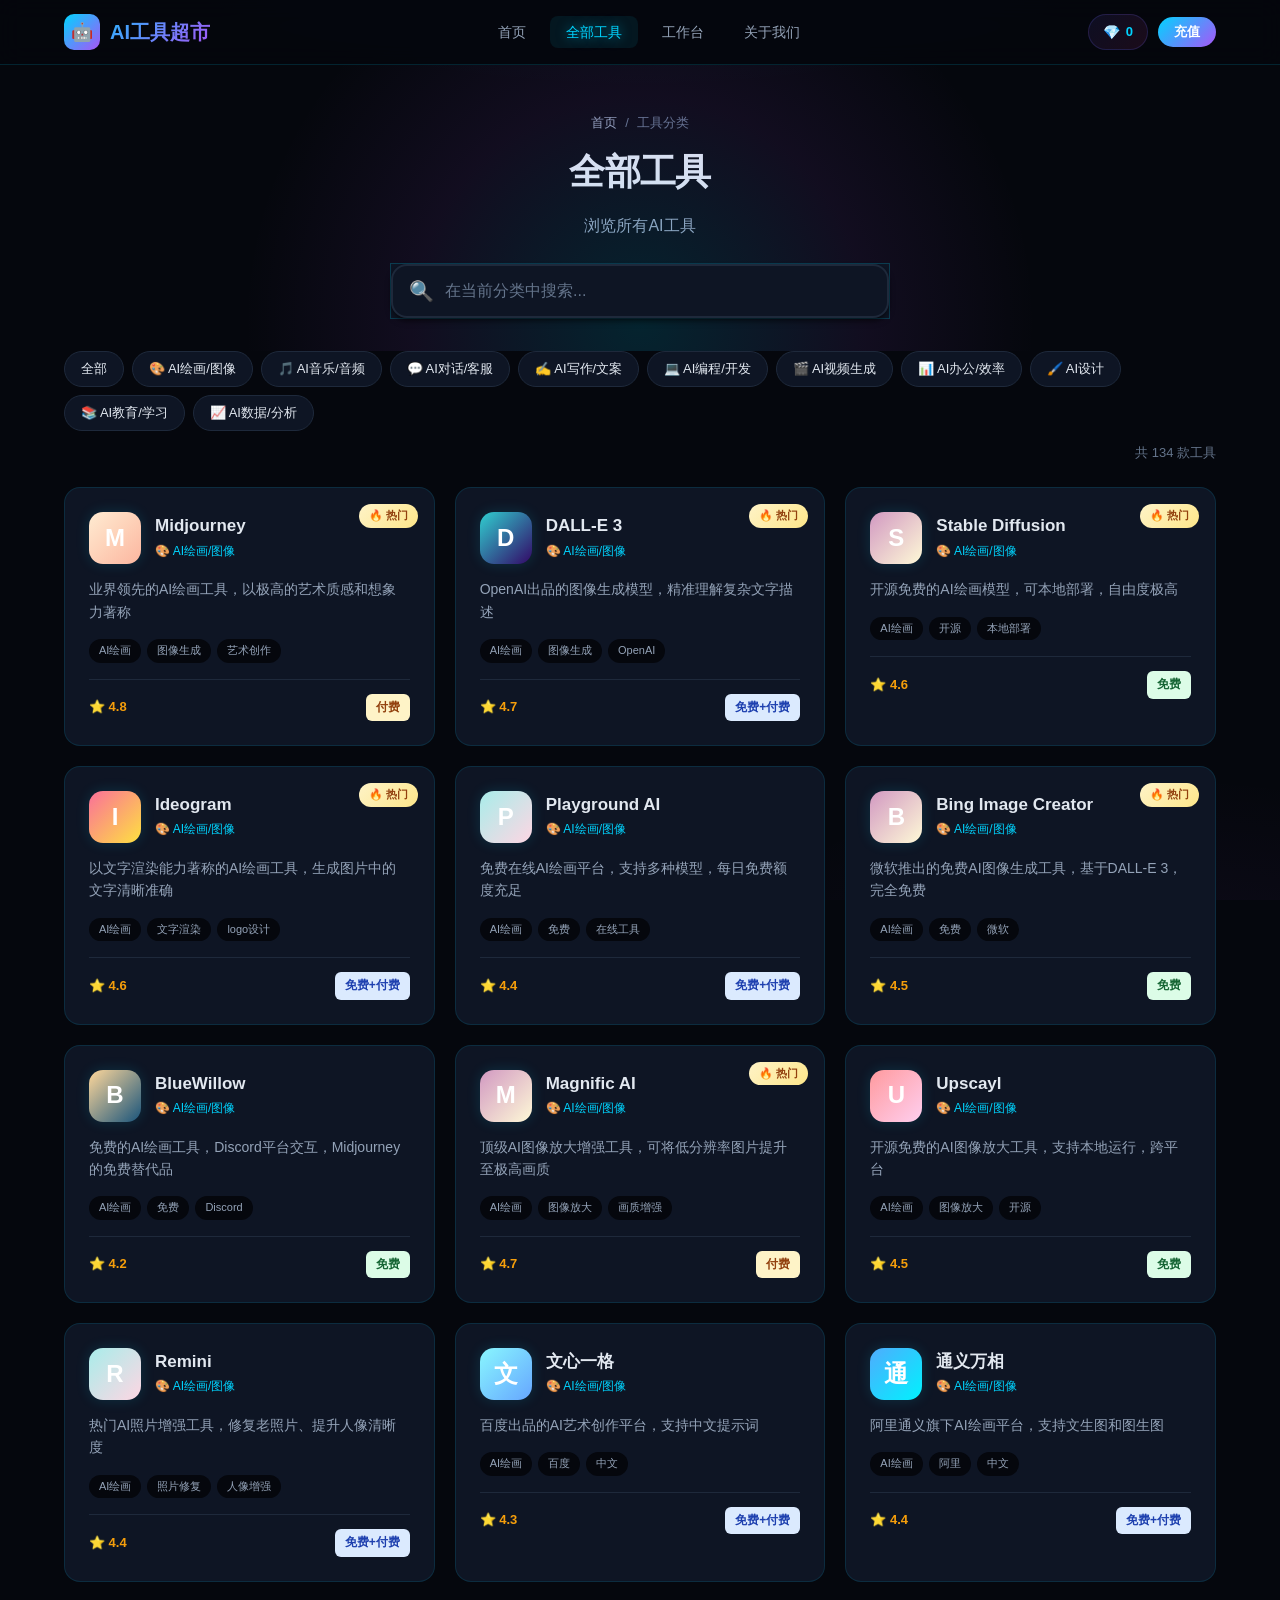
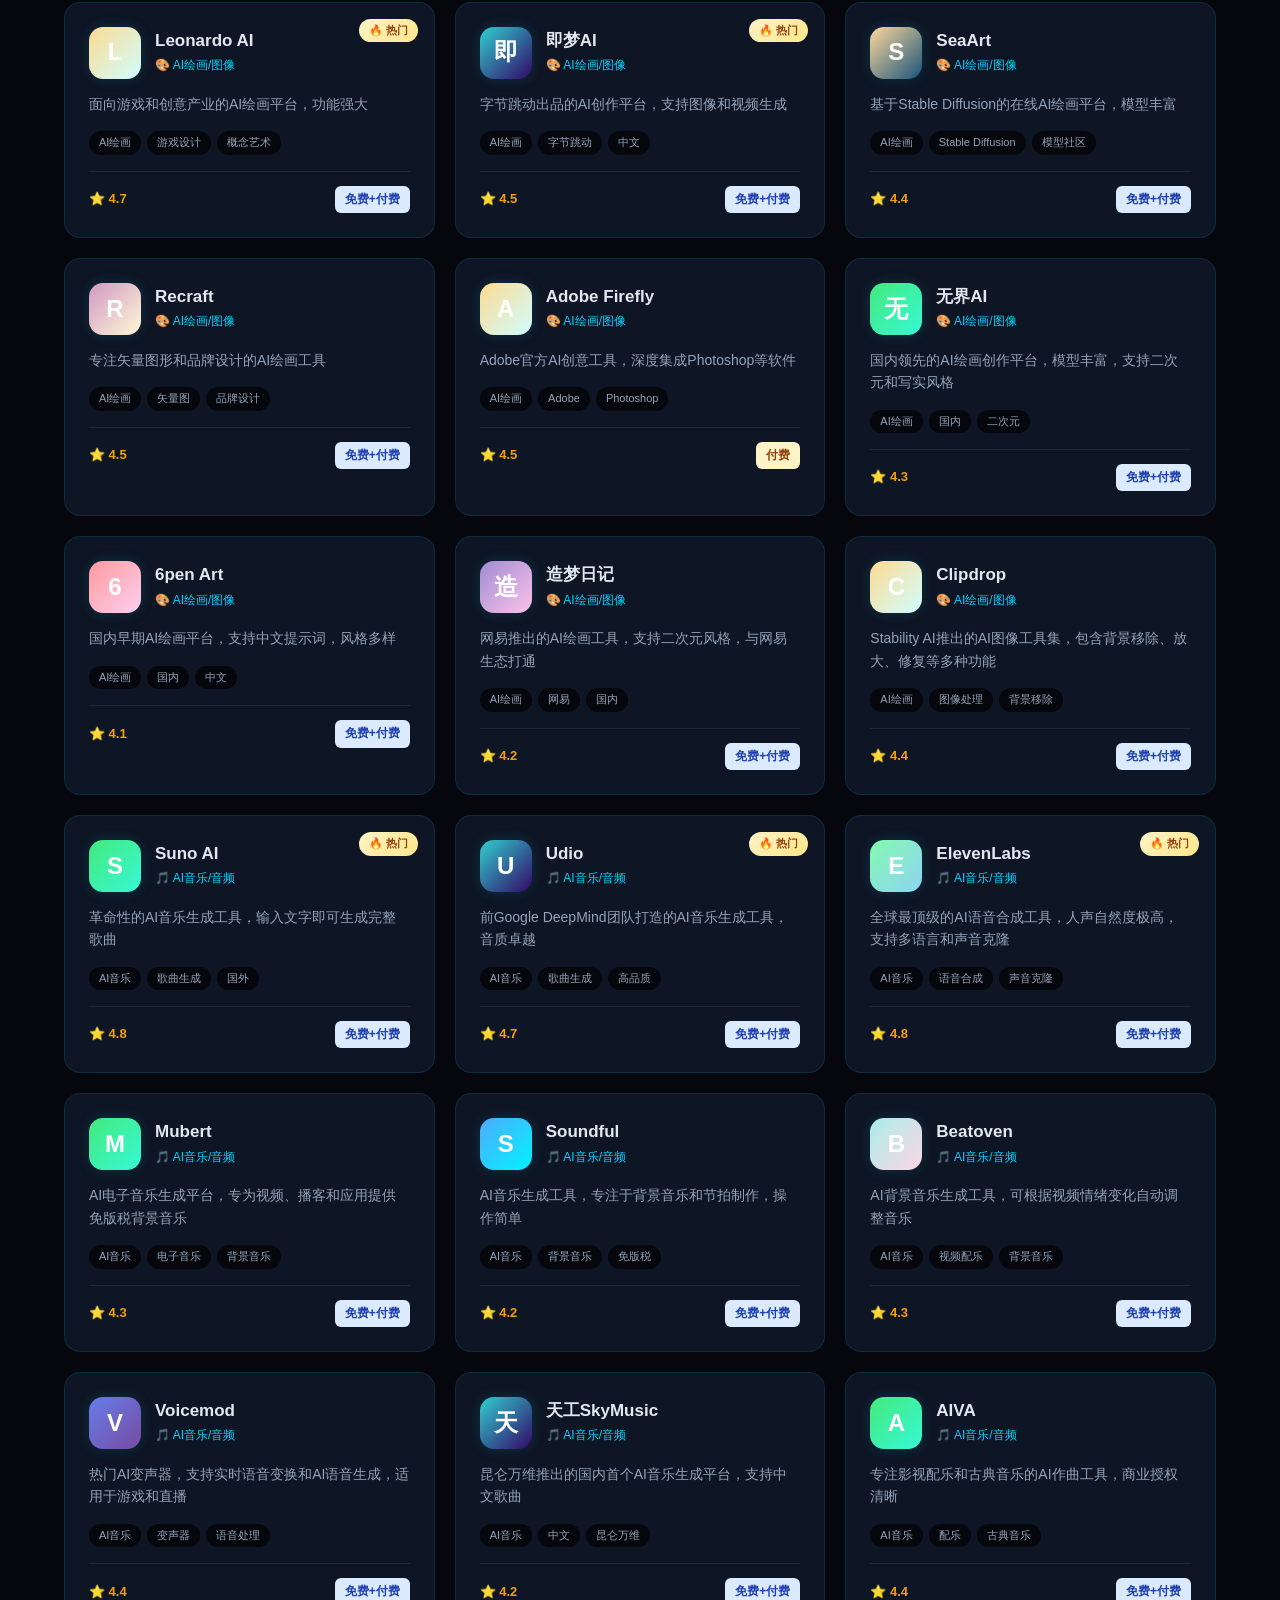
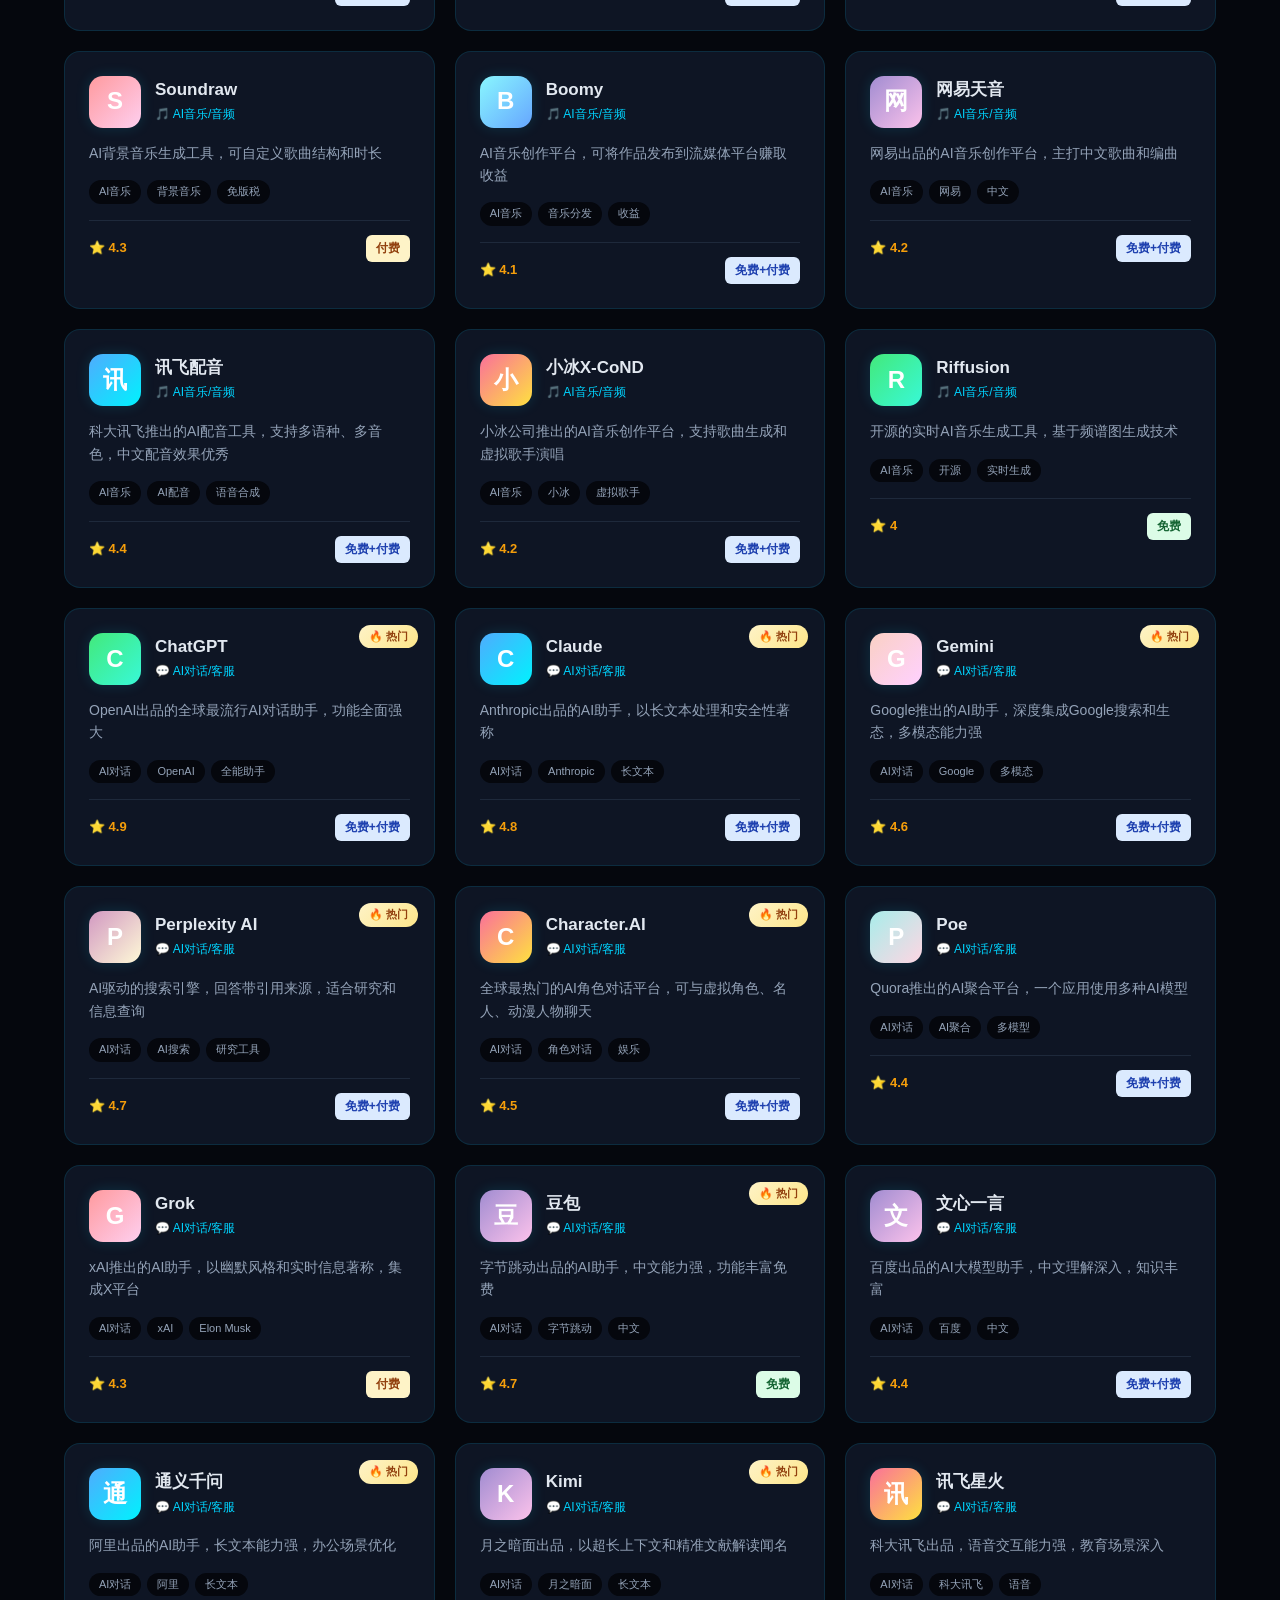
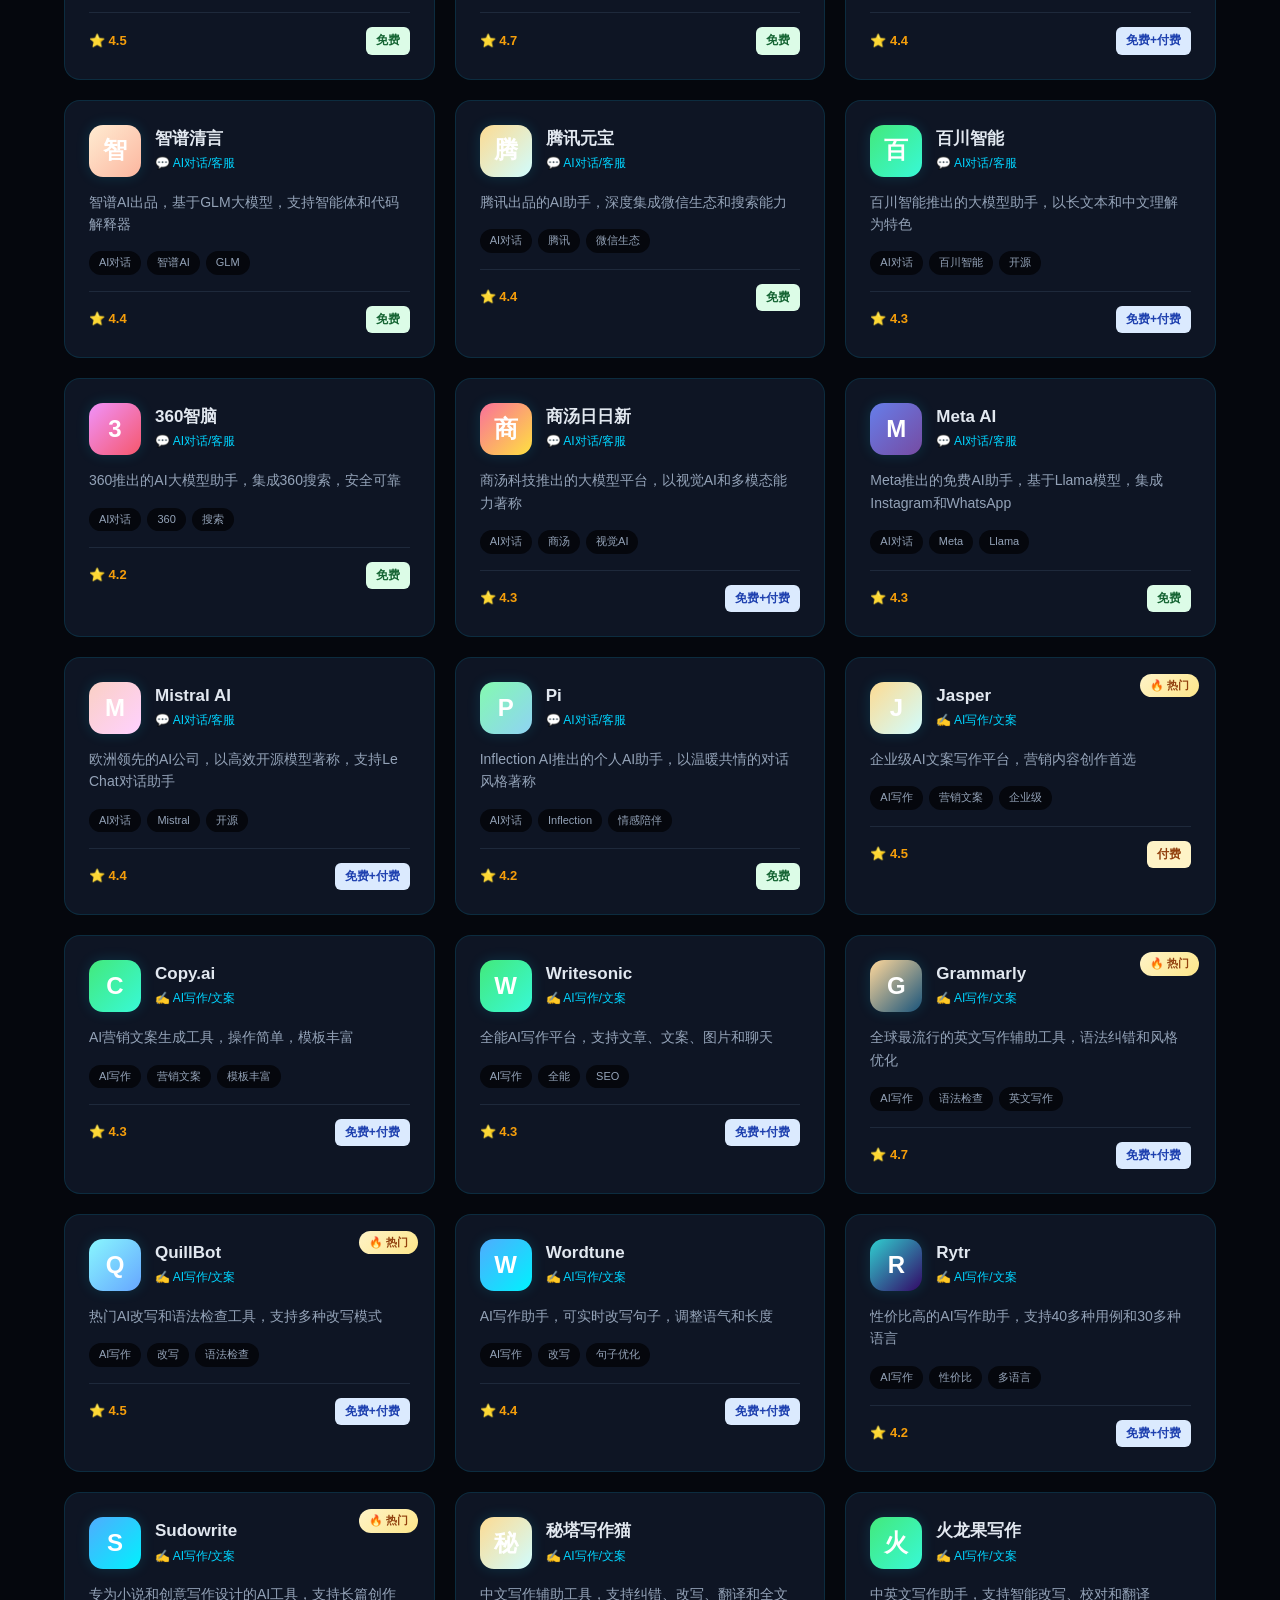
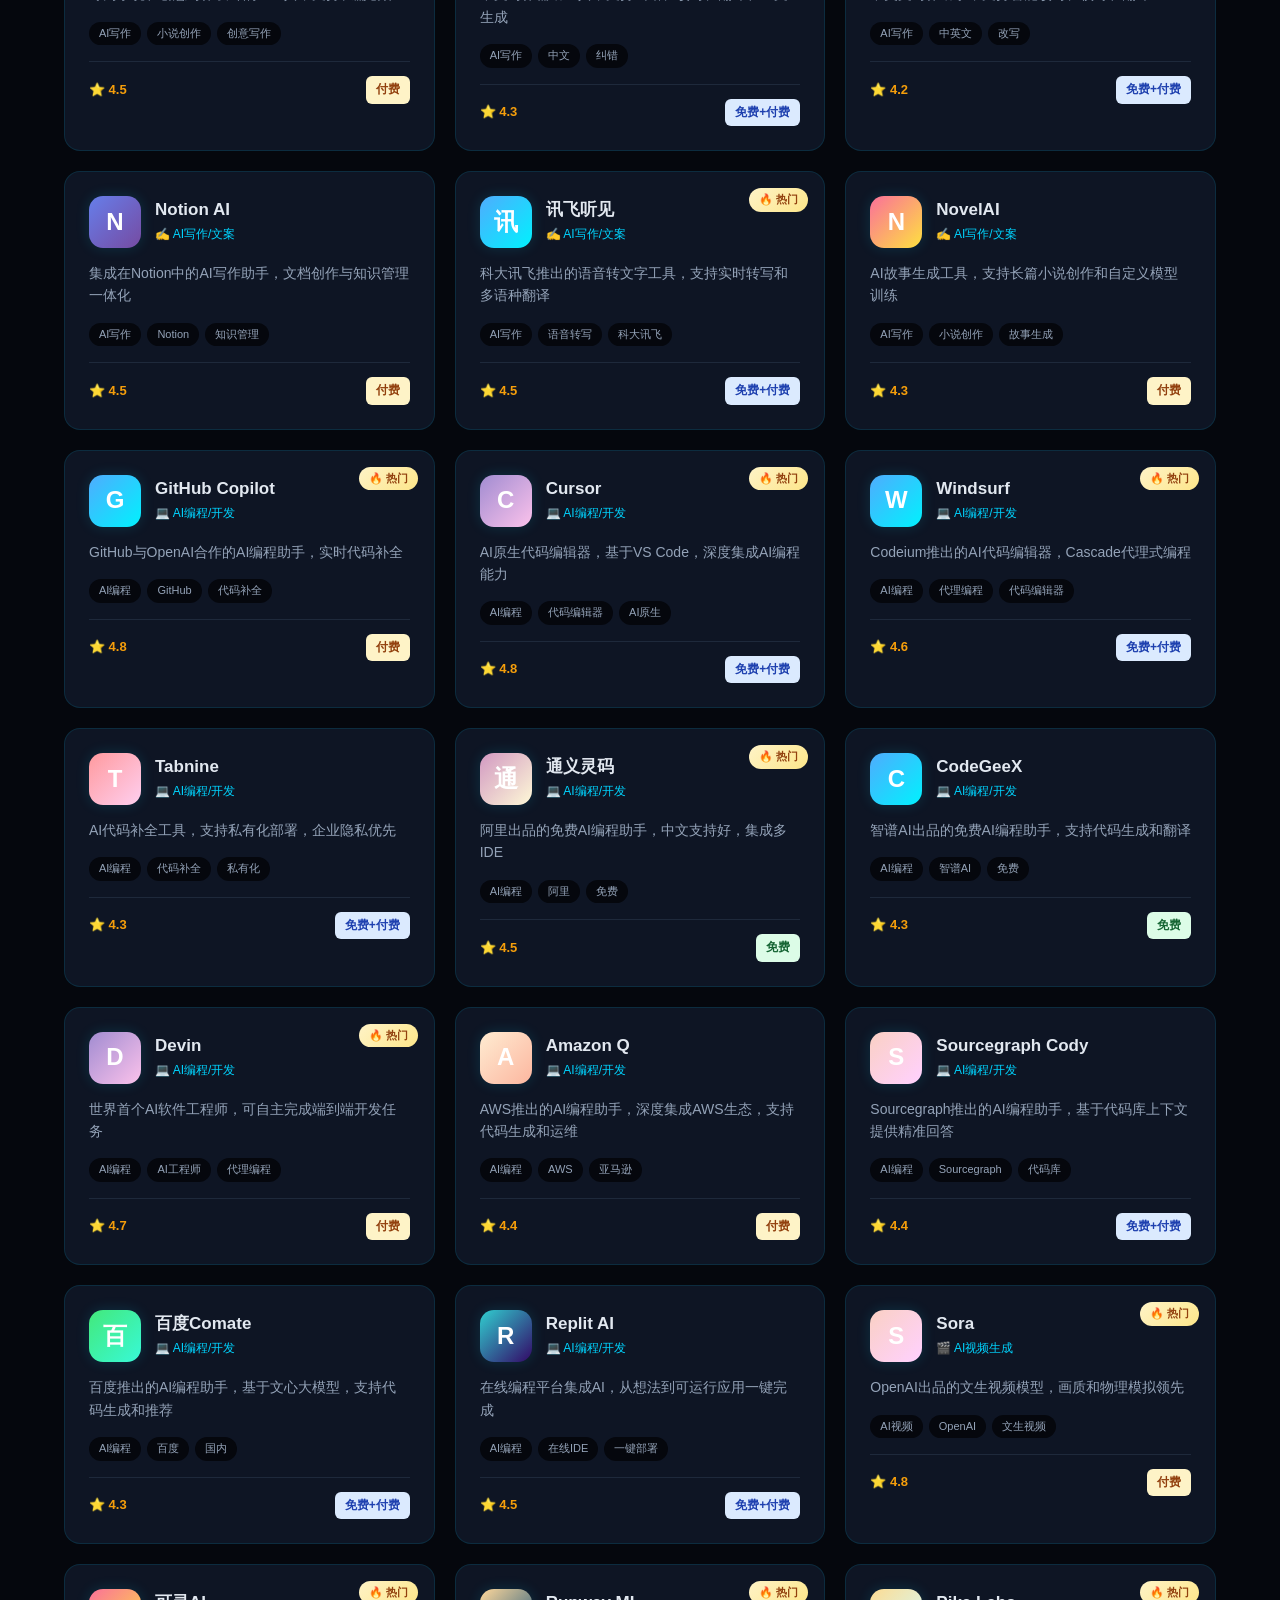
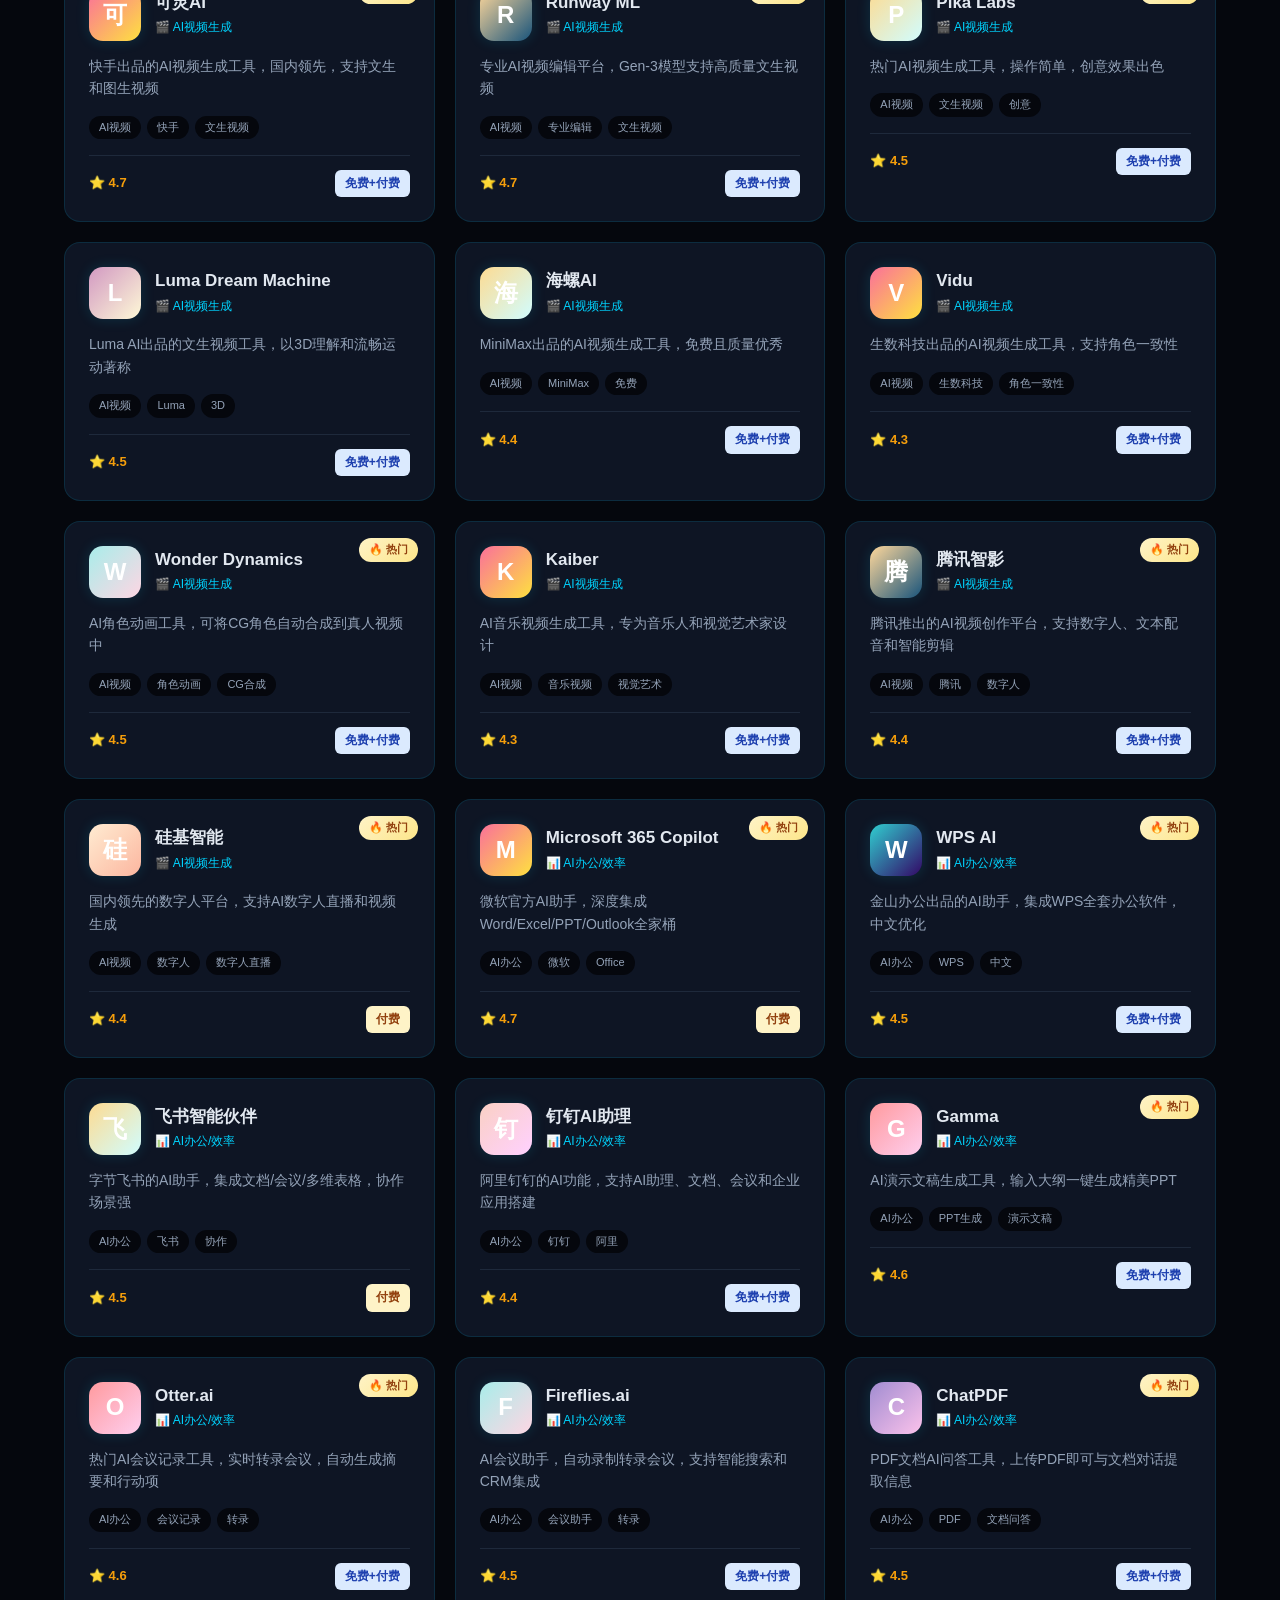
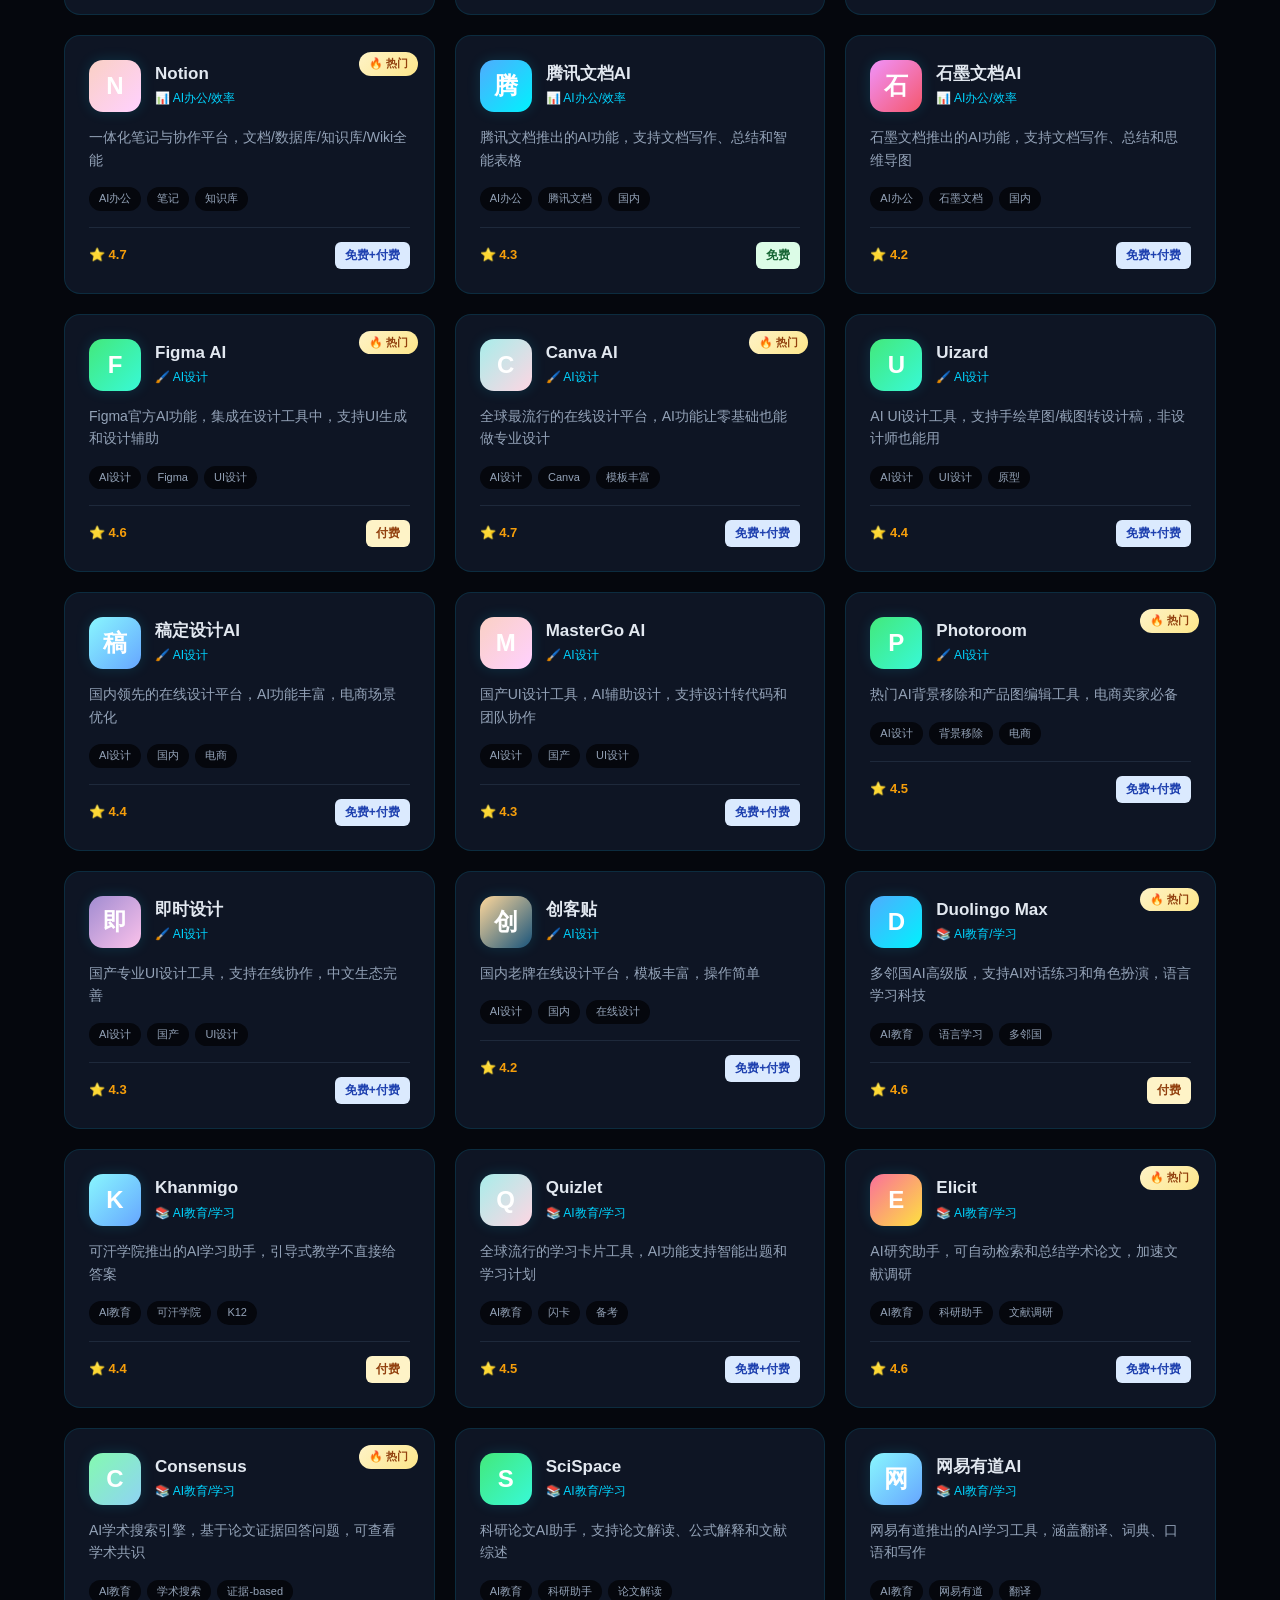
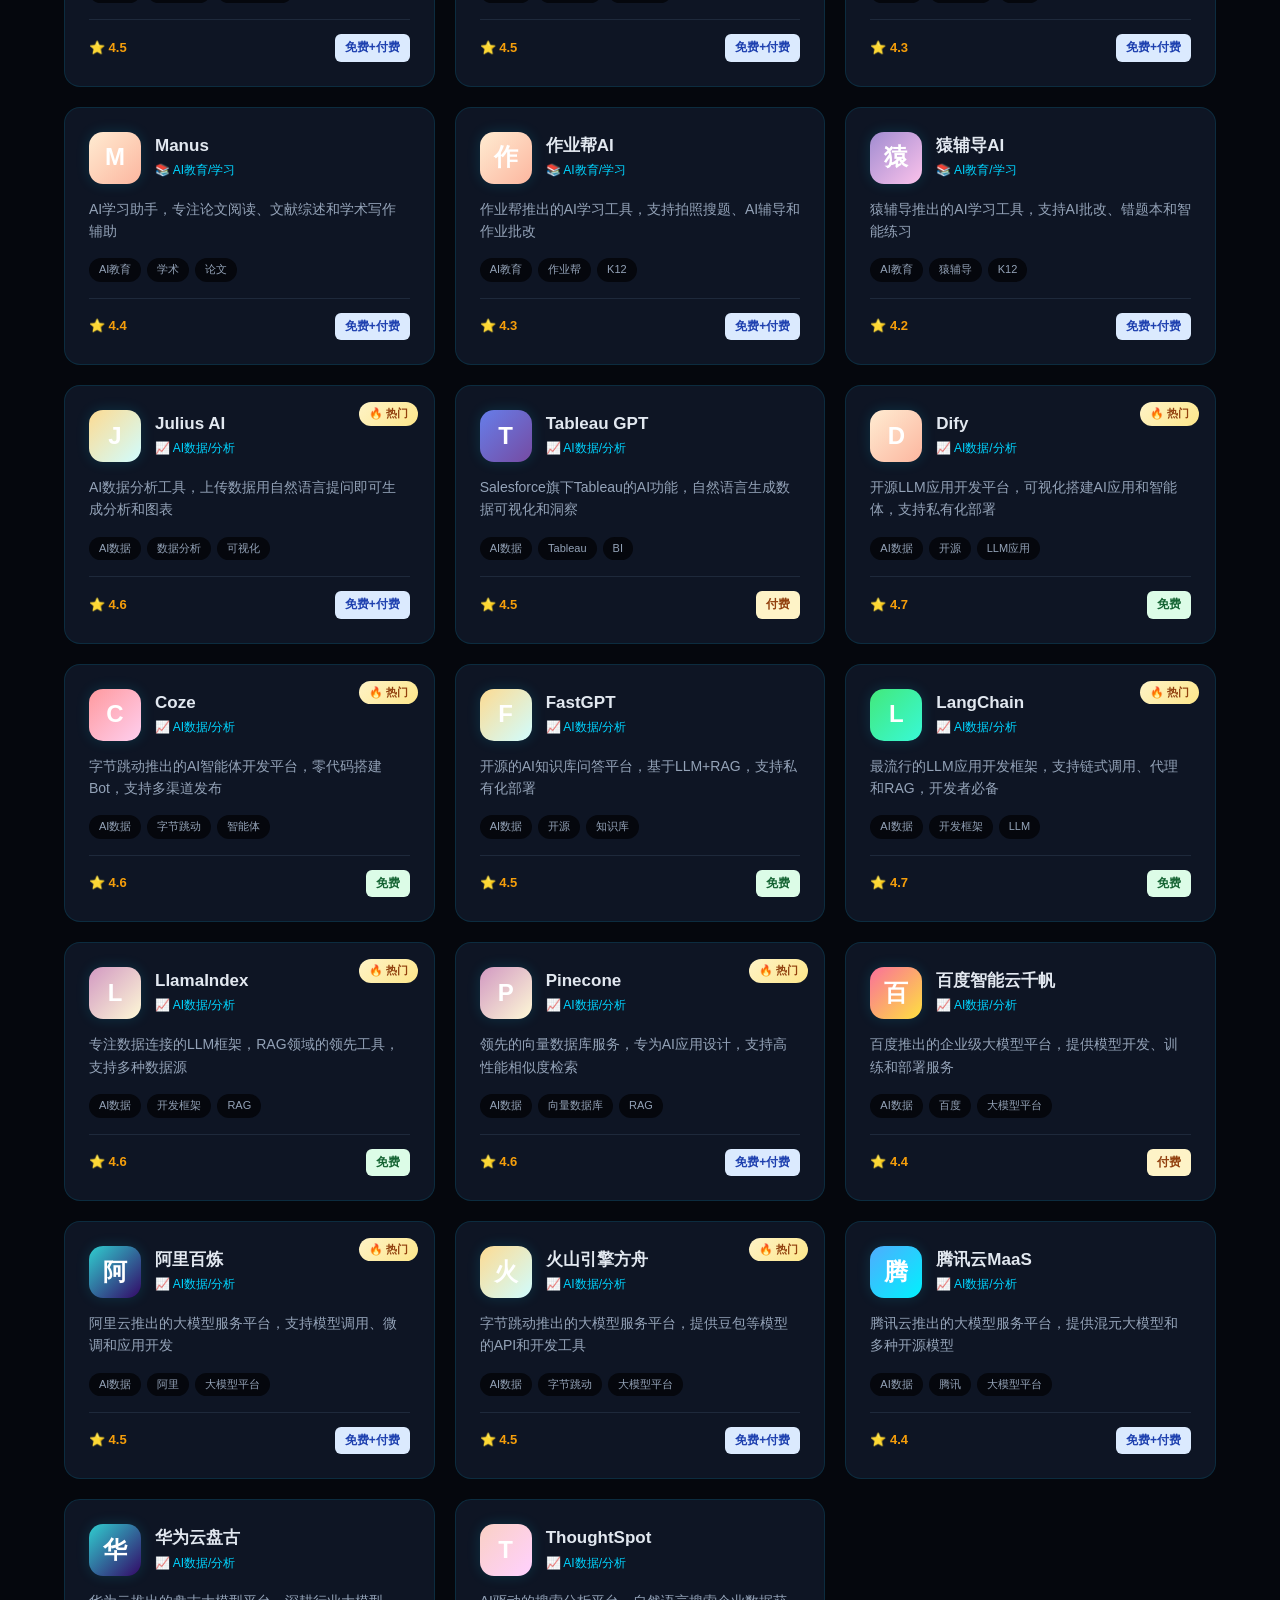
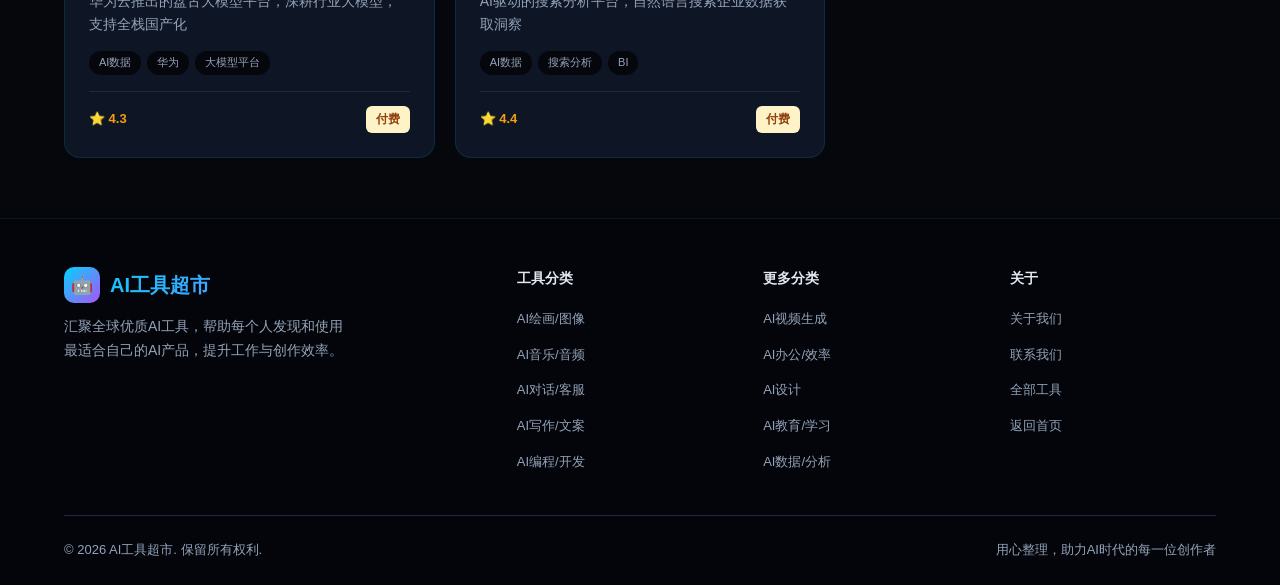
<file: category.html>
<!DOCTYPE html>
<html lang="zh-CN">
<head>
  <meta charset="UTF-8">
  <meta name="viewport" content="width=device-width, initial-scale=1.0">
  <title>全部工具 - AI工具超市</title>
  <meta name="description" content="浏览AI工具超市收录的全部AI工具，支持按分类和价格筛选。">
  <link rel="stylesheet" href="css/style.css">
</head>
<body data-page="category">

  <!-- 导航栏 -->
  <nav class="navbar">
    <div class="container navbar-inner">
      <a href="index.html" class="logo">
        <span class="logo-icon">🤖</span>
        AI工具超市
      </a>
      <ul class="nav-links">
        <li><a href="index.html">首页</a></li>
        <li><a href="category.html" class="active">全部工具</a></li>
        <li><a href="workbench.html">工作台</a></li>
        <li><a href="about.html">关于我们</a></li>
      </ul>
      <div class="nav-right">
        <div class="token-balance" title="点击查看余额/充值">
          <span class="token-icon">💎</span>
          <span class="token-amount">0</span>
        </div>
        <button class="token-recharge-btn" onclick="openRechargeModal()">充值</button>
      </div>
      <button class="mobile-menu-btn" aria-label="菜单">☰</button>
    </div>
  </nav>

  <!-- 分类页头部 -->
  <section class="hero" style="padding:48px 0 32px">
    <div class="container">
      <div class="breadcrumb" style="justify-content:center;margin-bottom:16px">
        <a href="index.html">首页</a>
        <span class="sep">/</span>
        <span>工具分类</span>
      </div>
      <h1 id="categoryTitle" style="font-size:36px">全部工具</h1>
      <p id="categoryDesc" style="font-size:16px;margin-bottom:24px">浏览所有收录的AI工具</p>
      
      <div class="search-box" style="max-width:500px">
        <span class="search-icon">🔍</span>
        <input type="text" id="catSearchInput" placeholder="在当前分类中搜索..." autocomplete="off">
      </div>
    </div>
  </section>

  <!-- 分类标签 -->
  <section class="tools-section" style="padding-top:0">
    <div class="container">
      <div class="filter-bar" style="margin-bottom:24px">
        <div class="filter-tabs" id="categoryTabs">
          <!-- JS渲染 -->
        </div>
        <span class="result-count" id="categoryResultCount"></span>
      </div>

      <div class="tools-grid" id="categoryToolsGrid">
        <!-- JS渲染 -->
      </div>
    </div>
  </section>

  <!-- 页脚 -->
  <footer class="footer">
    <div class="container">
      <div class="footer-grid">
        <div class="footer-brand">
          <a href="index.html" class="logo">
            <span class="logo-icon">🤖</span>
            AI工具超市
          </a>
          <p>汇聚全球优质AI工具，帮助每个人发现和使用最适合自己的AI产品，提升工作与创作效率。</p>
        </div>
        <div class="footer-col">
          <h4>工具分类</h4>
          <ul>
            <li><a href="category.html?cat=image">AI绘画/图像</a></li>
            <li><a href="category.html?cat=music">AI音乐/音频</a></li>
            <li><a href="category.html?cat=chat">AI对话/客服</a></li>
            <li><a href="category.html?cat=writing">AI写作/文案</a></li>
            <li><a href="category.html?cat=coding">AI编程/开发</a></li>
          </ul>
        </div>
        <div class="footer-col">
          <h4>更多分类</h4>
          <ul>
            <li><a href="category.html?cat=video">AI视频生成</a></li>
            <li><a href="category.html?cat=office">AI办公/效率</a></li>
            <li><a href="category.html?cat=design">AI设计</a></li>
            <li><a href="category.html?cat=education">AI教育/学习</a></li>
            <li><a href="category.html?cat=data">AI数据/分析</a></li>
          </ul>
        </div>
        <div class="footer-col">
          <h4>关于</h4>
          <ul>
            <li><a href="about.html">关于我们</a></li>
            <li><a href="about.html#contact">联系我们</a></li>
            <li><a href="category.html">全部工具</a></li>
            <li><a href="index.html">返回首页</a></li>
          </ul>
        </div>
      </div>
      <div class="footer-bottom">
        <span>© 2026 AI工具超市. 保留所有权利.</span>
        <span>用心整理，助力AI时代的每一位创作者</span>
      </div>
    </div>
  </footer>

  <script src="data/tools-data.js"></script>
  <script src="js/app.js"></script>
</body>
</html>
</file>
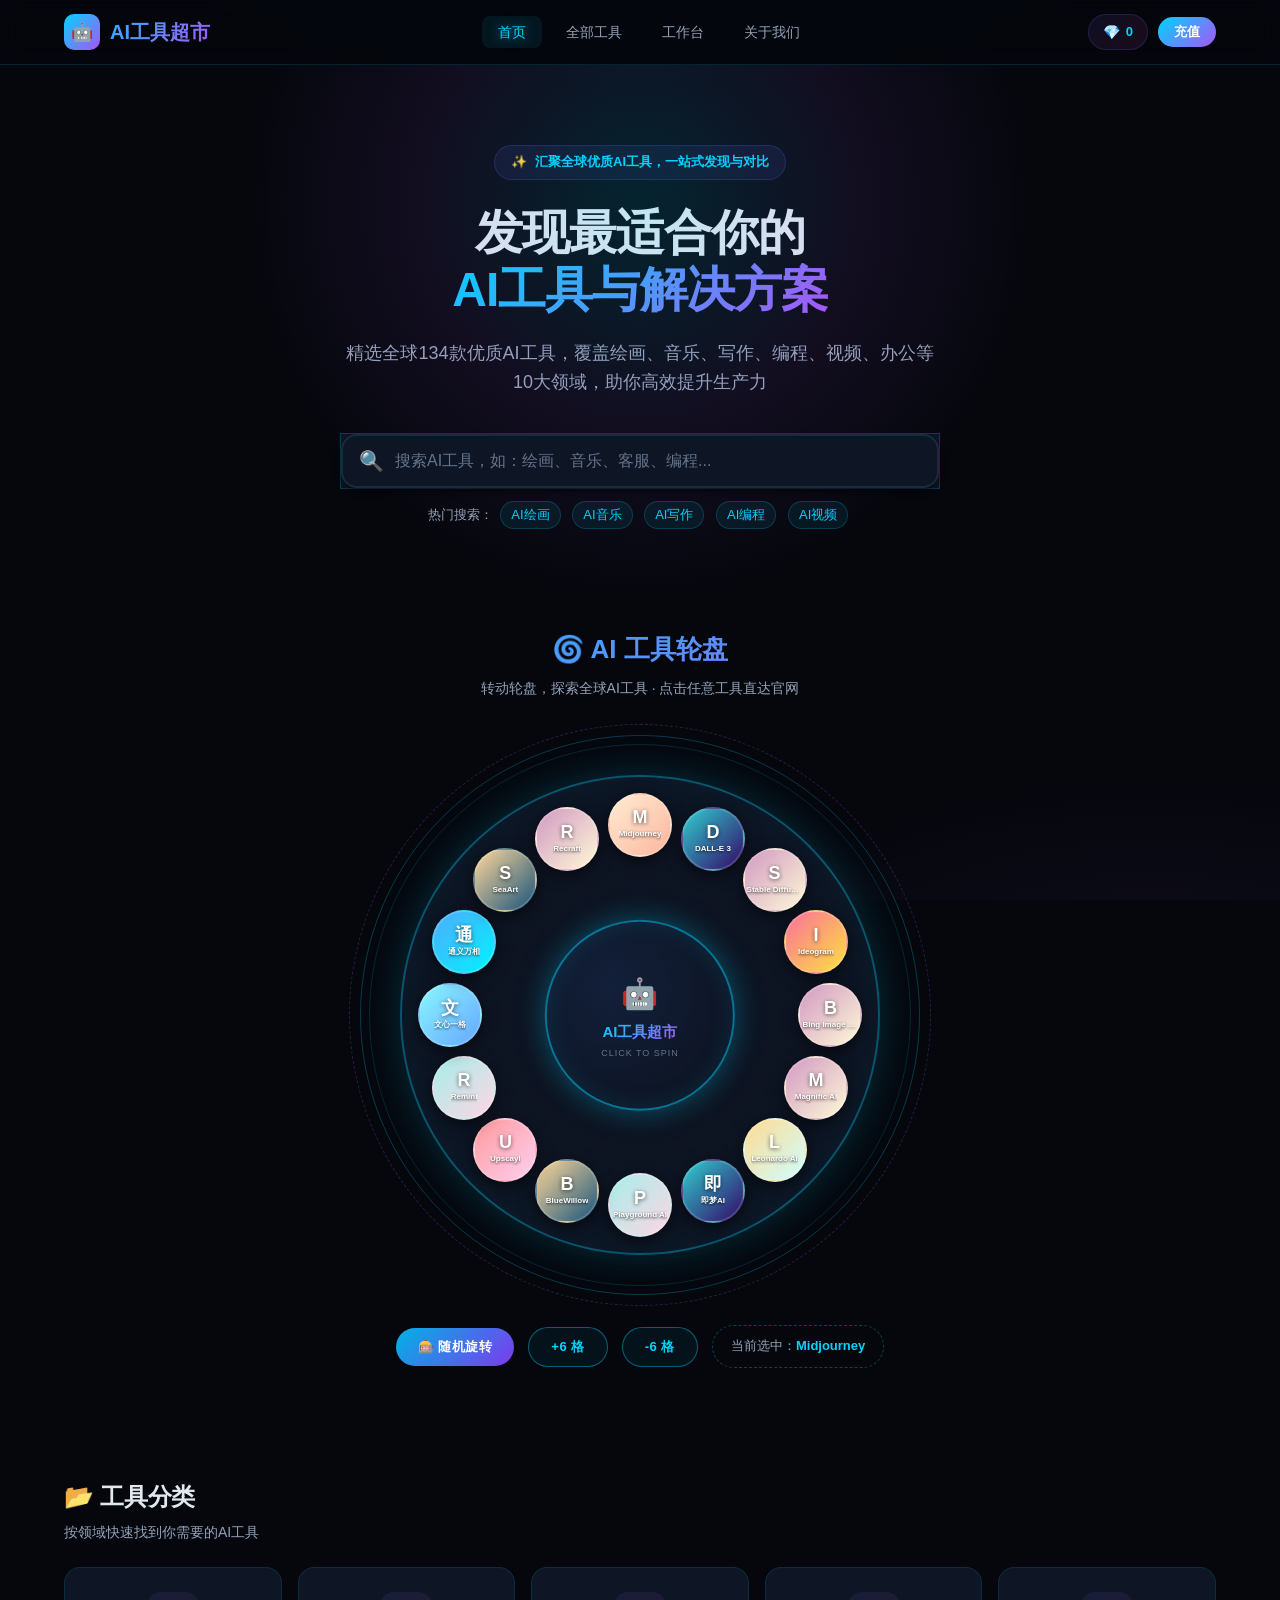
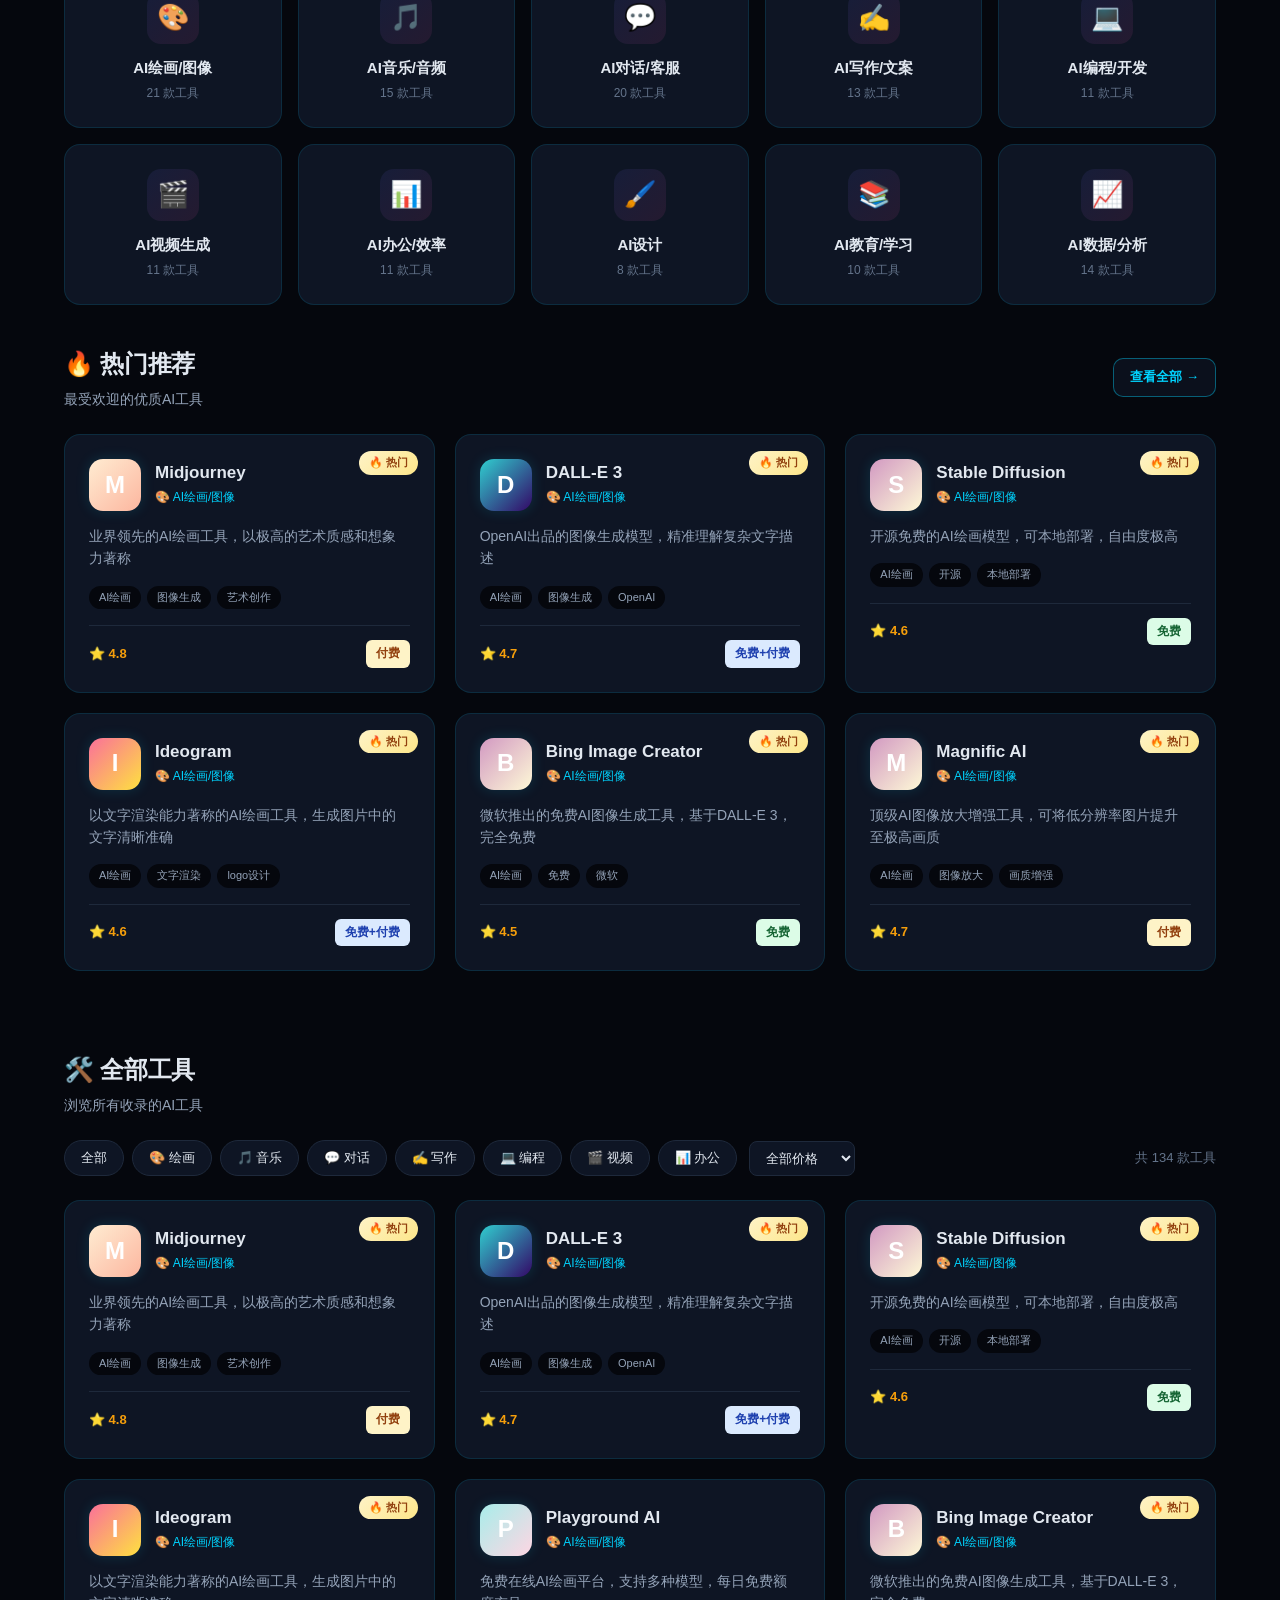
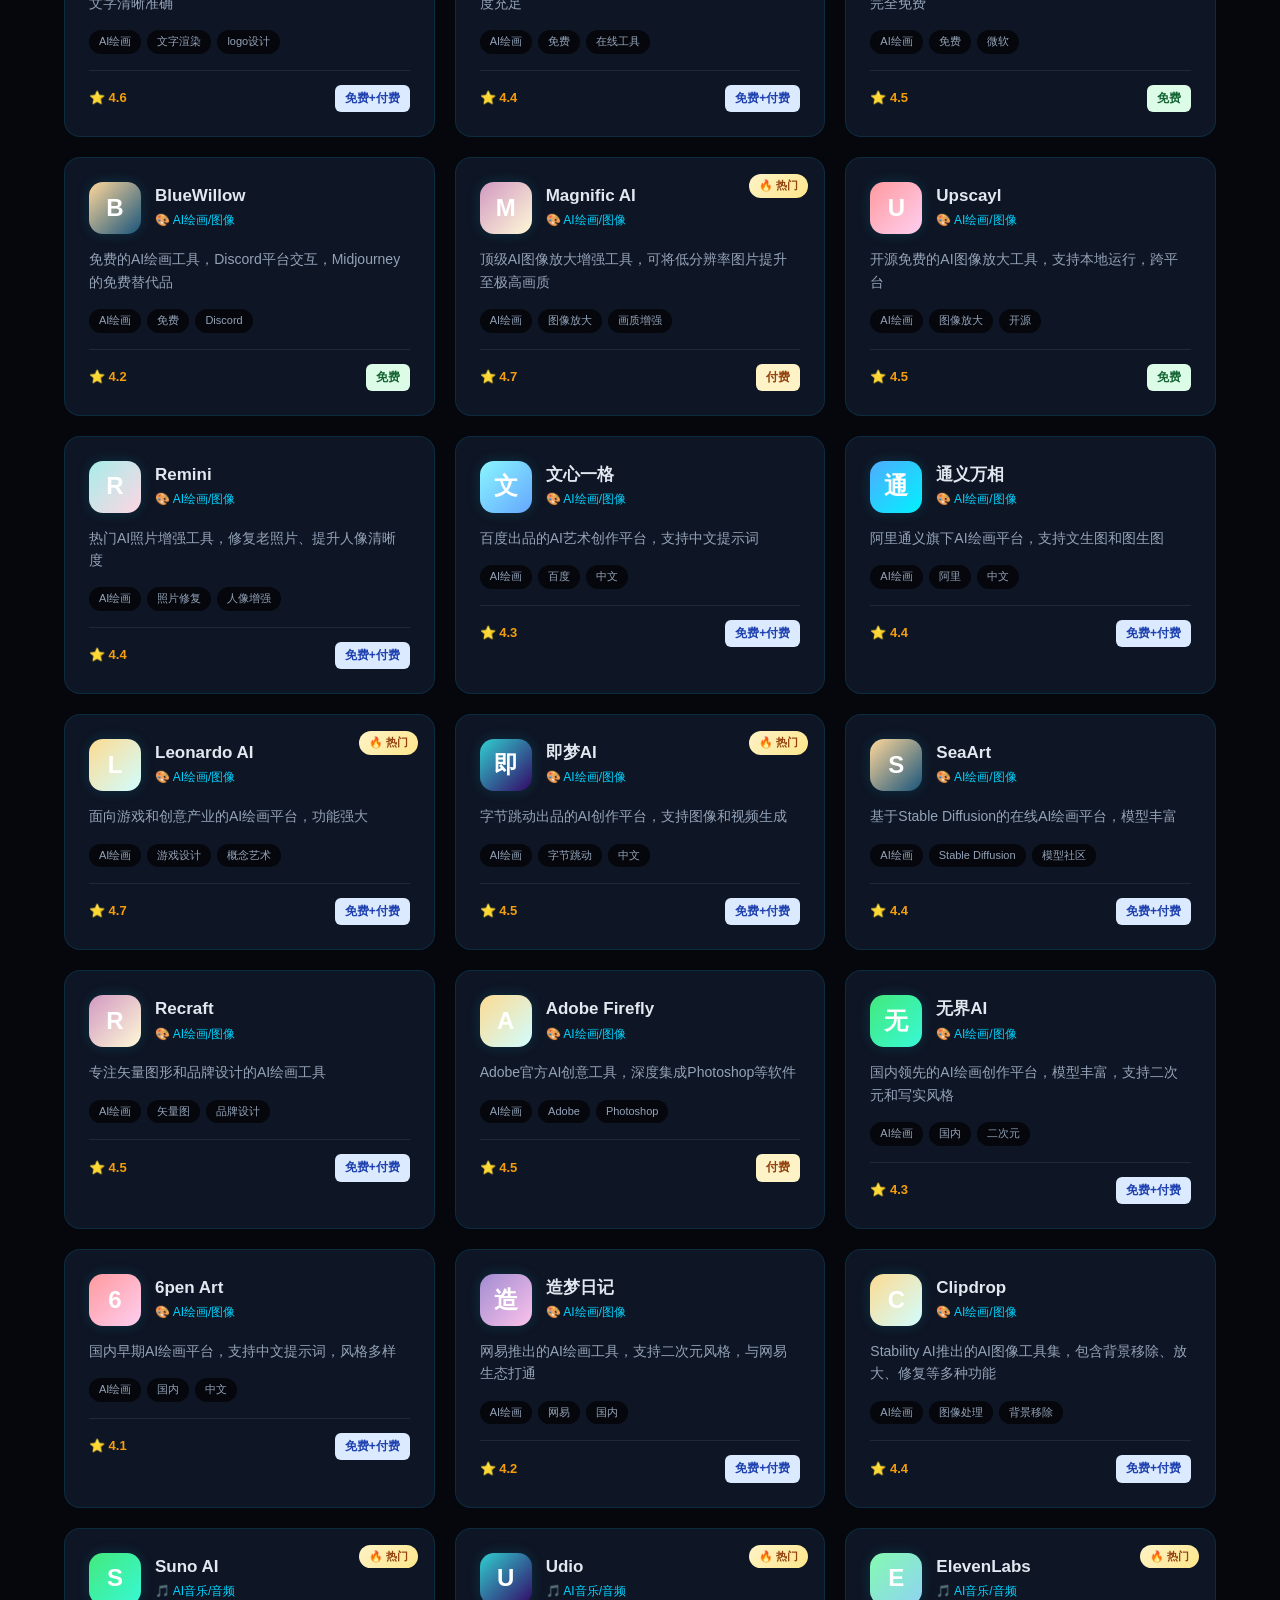
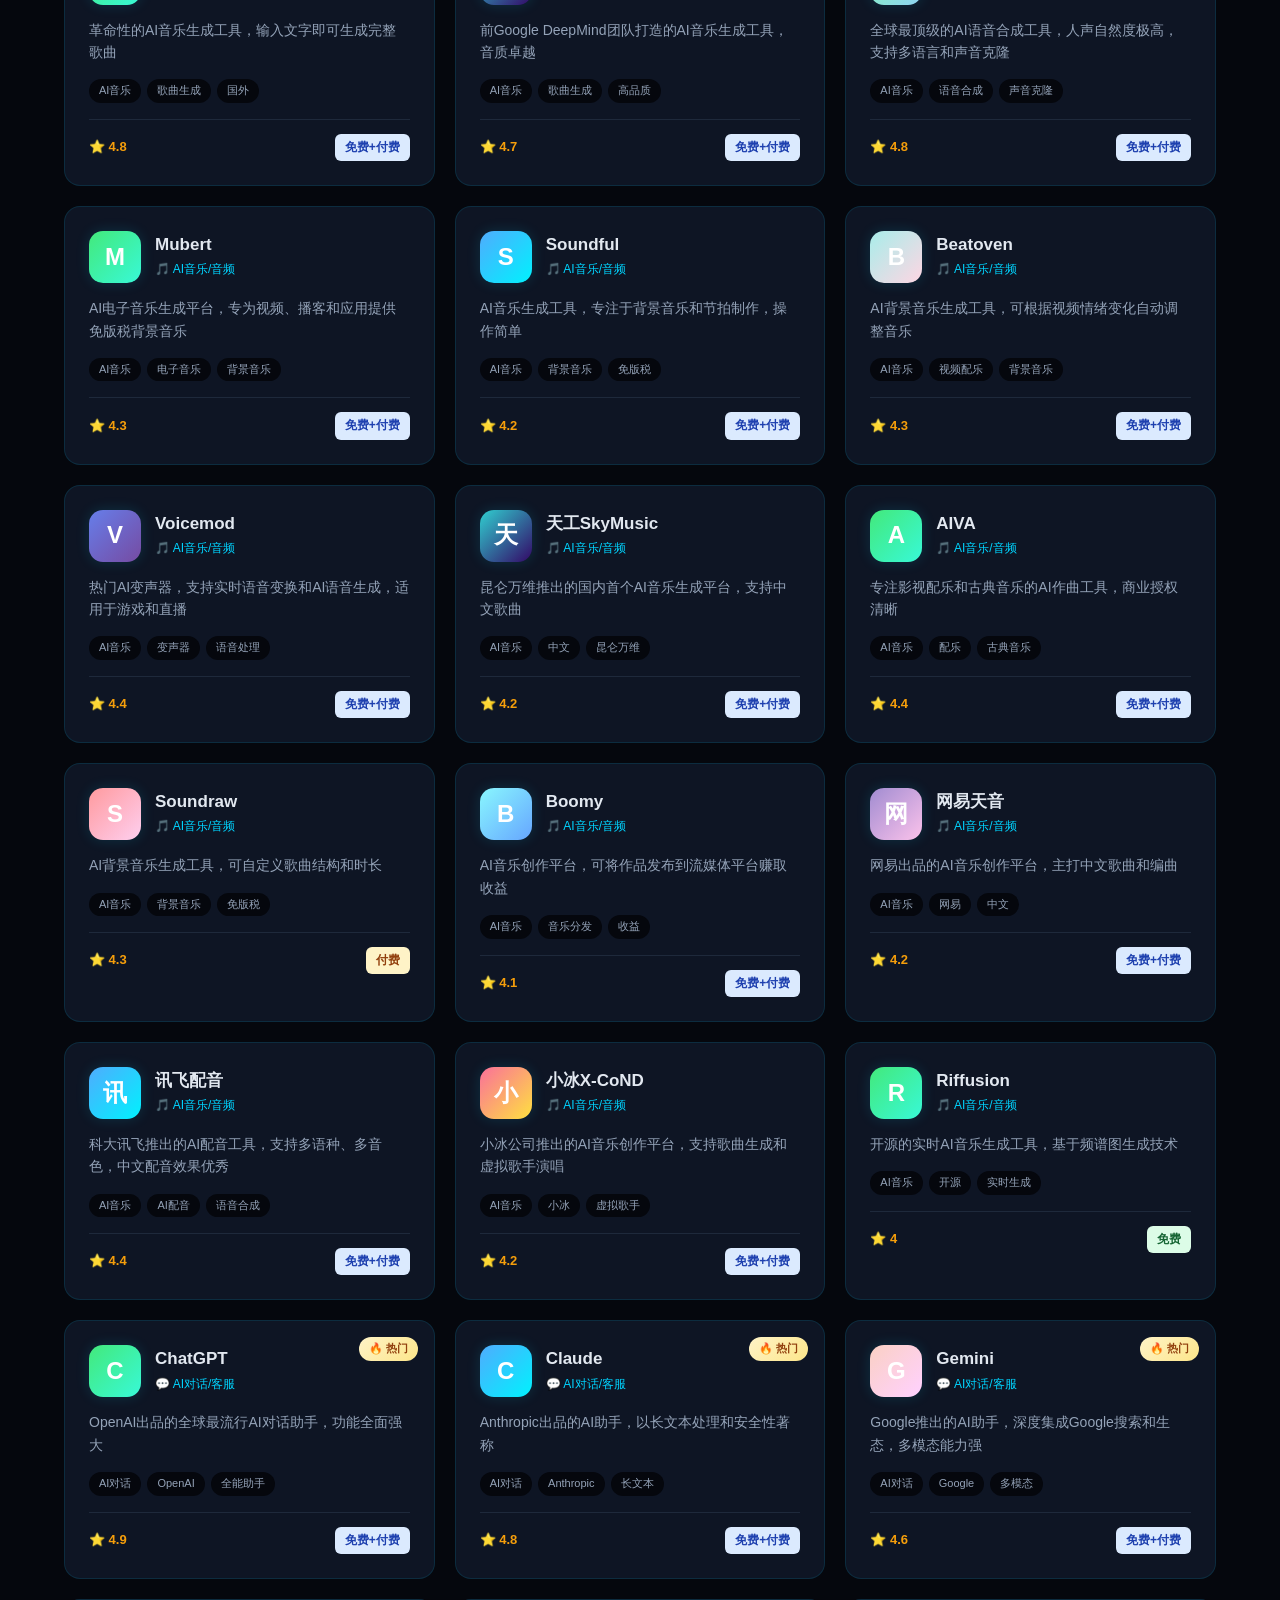
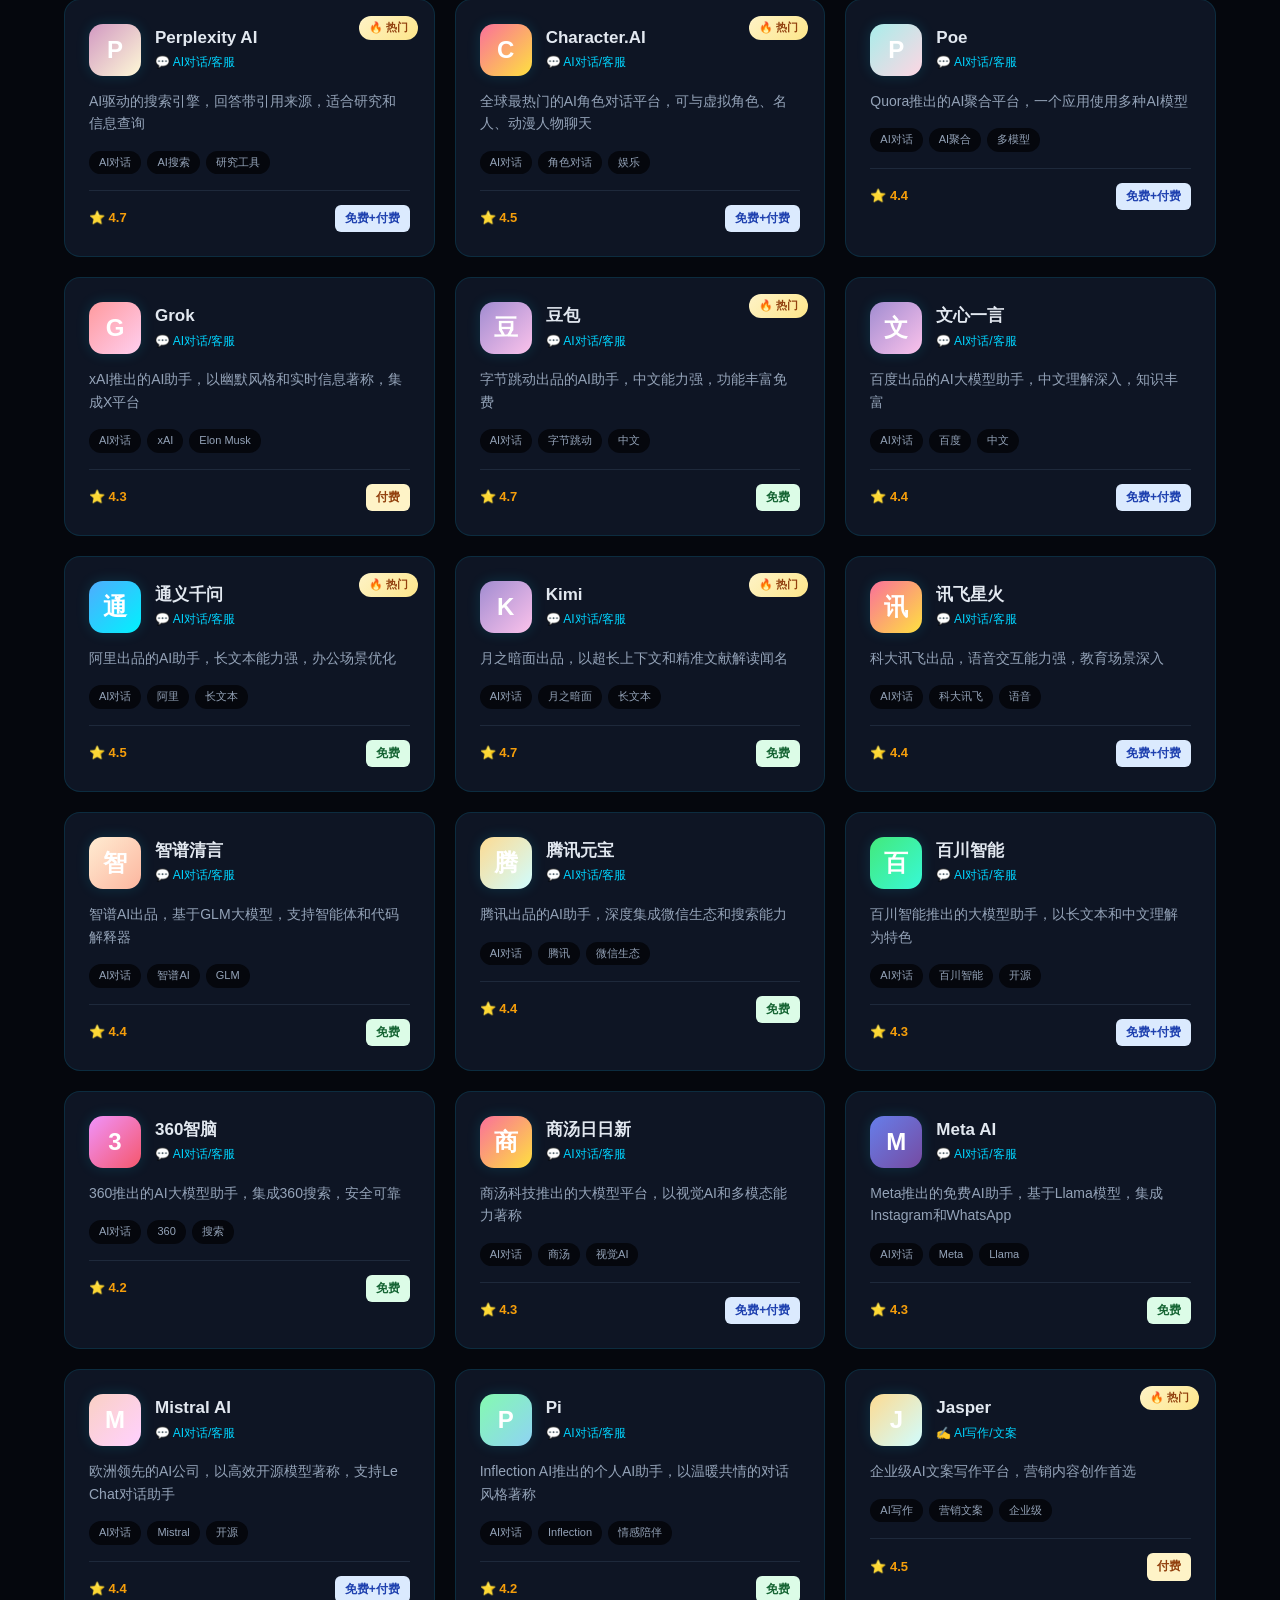
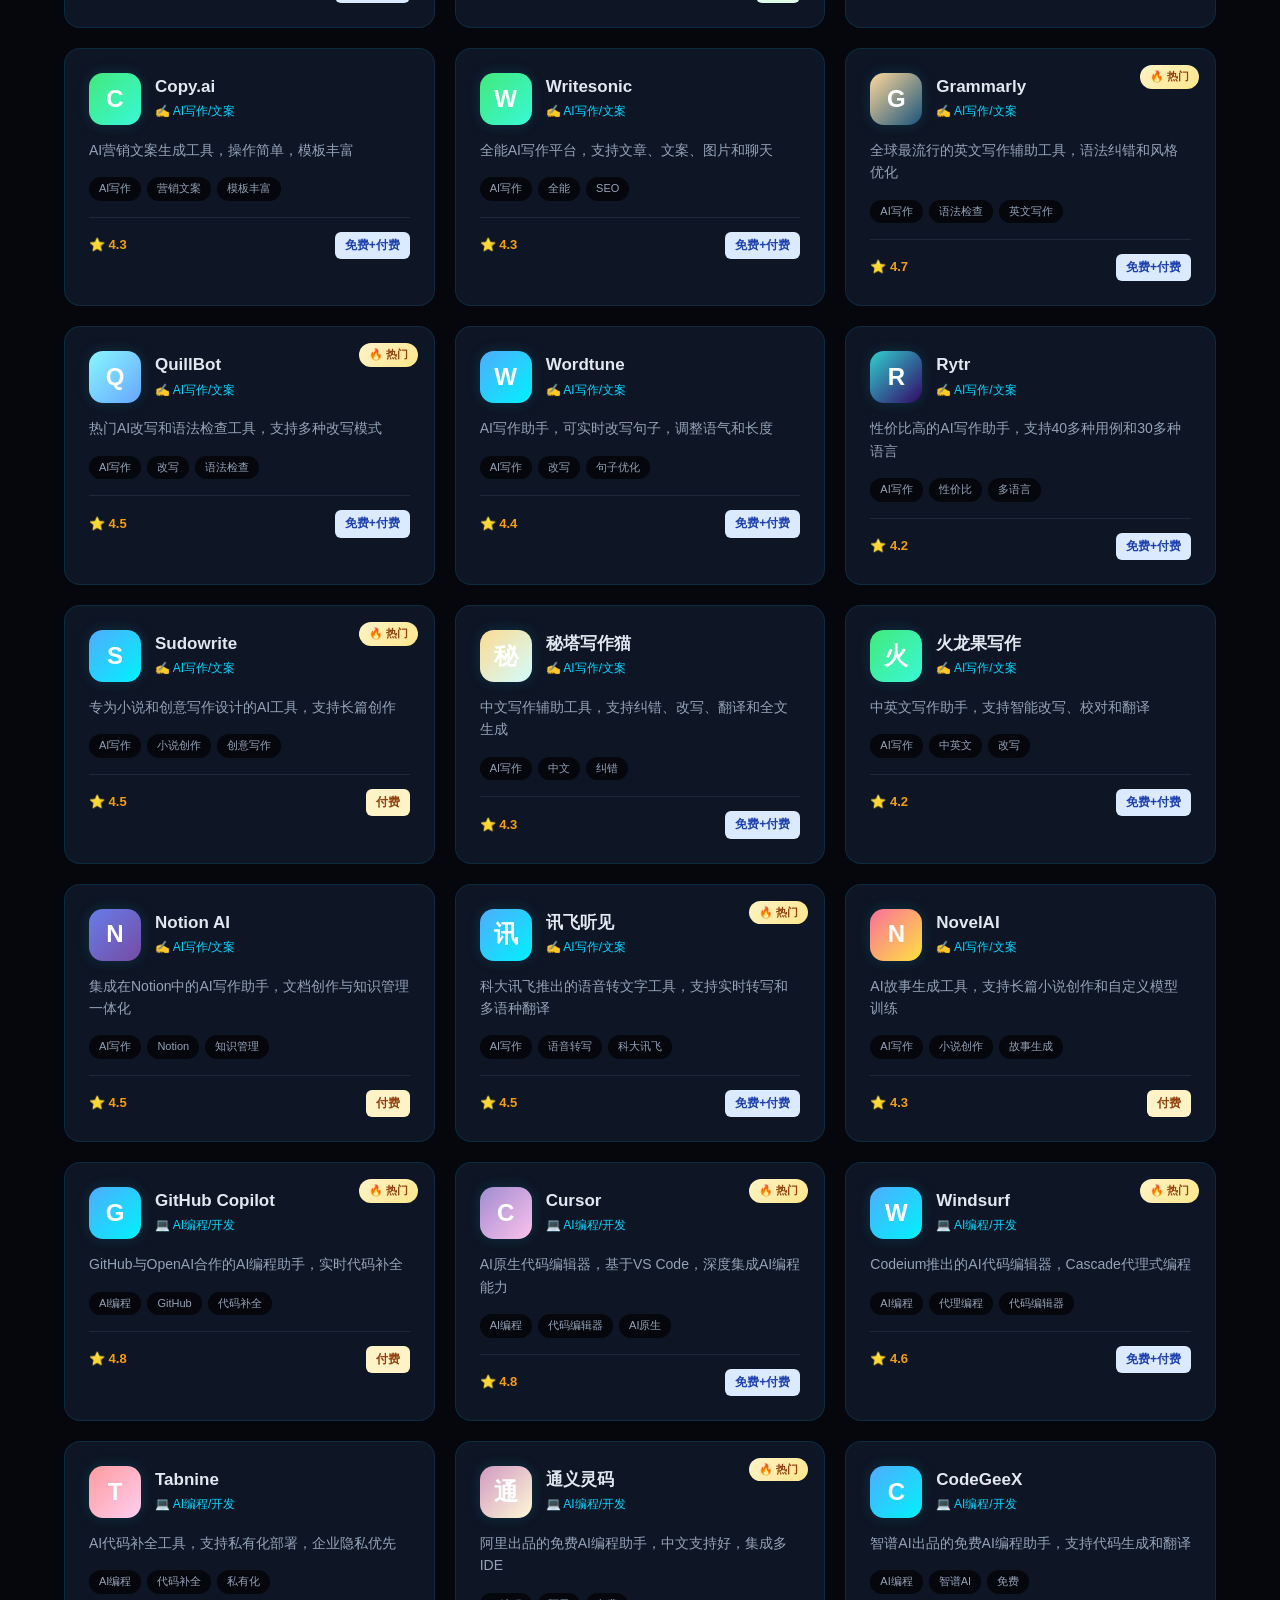
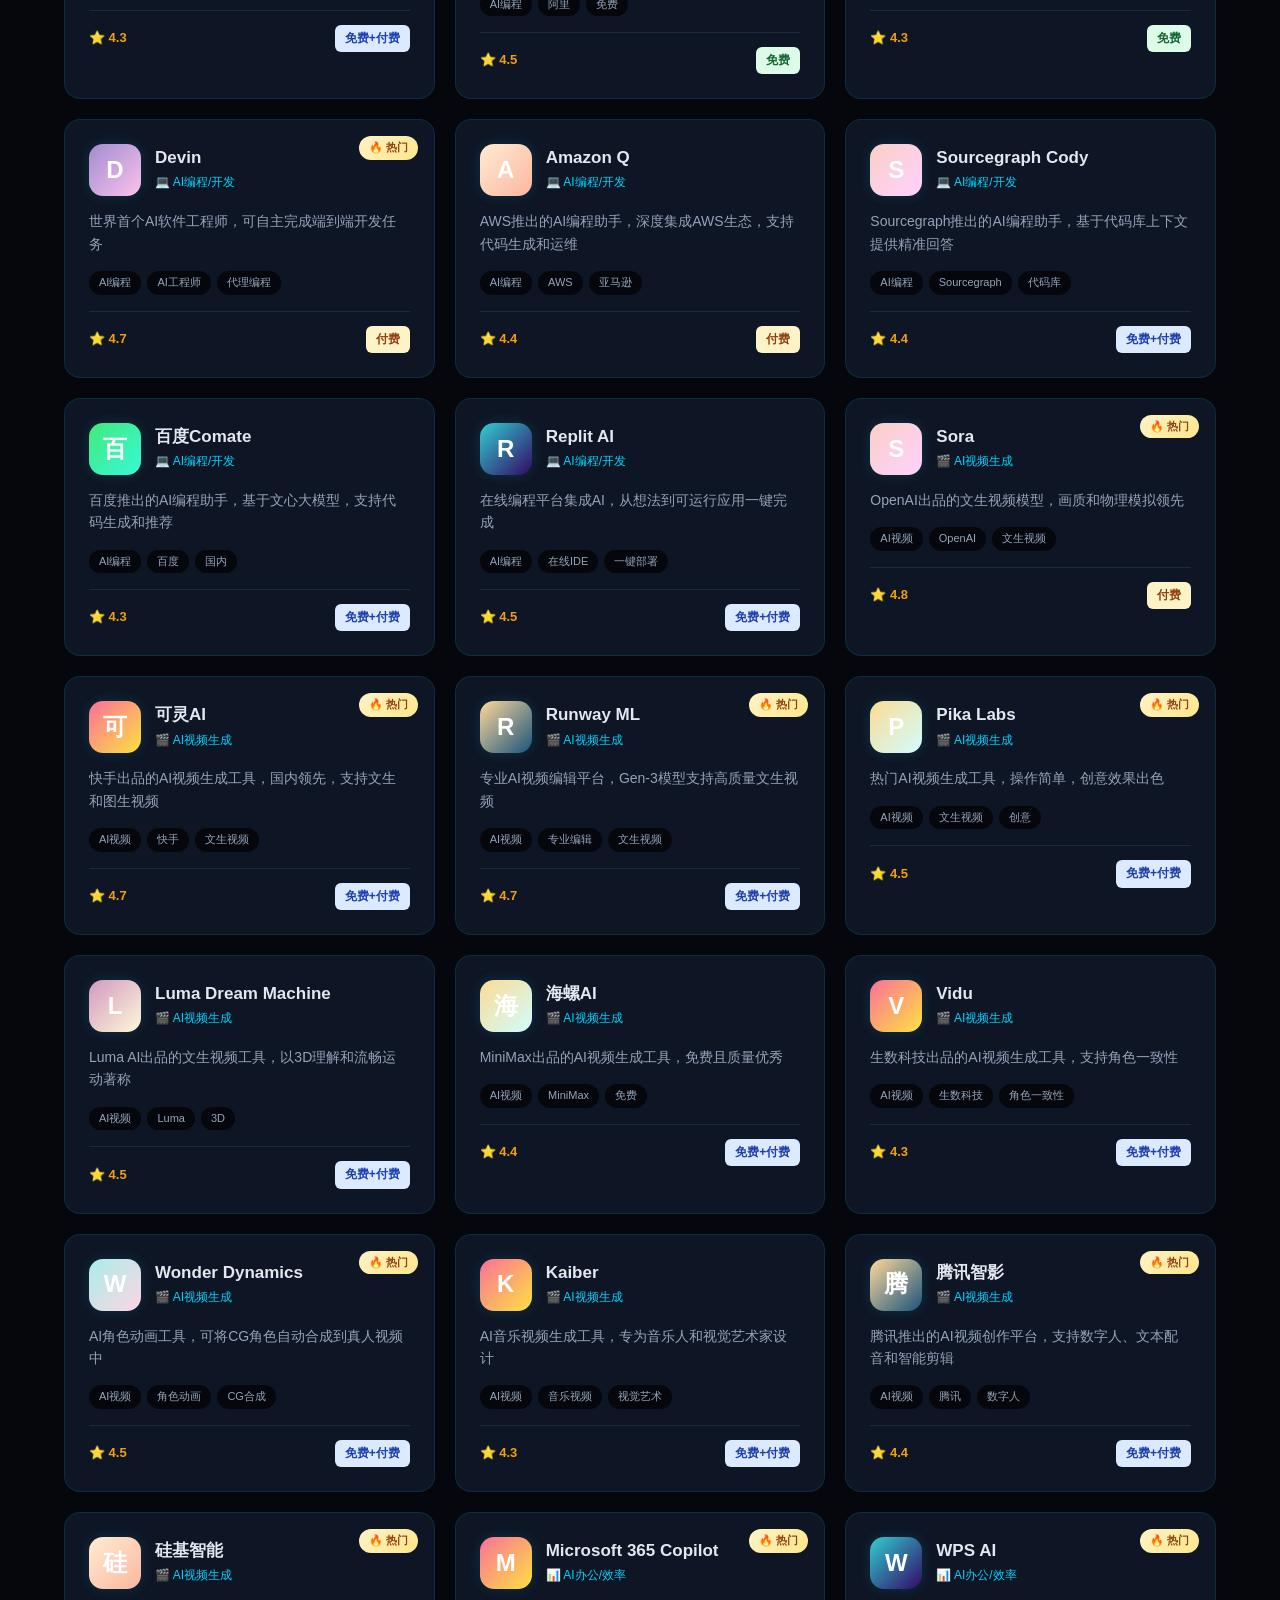
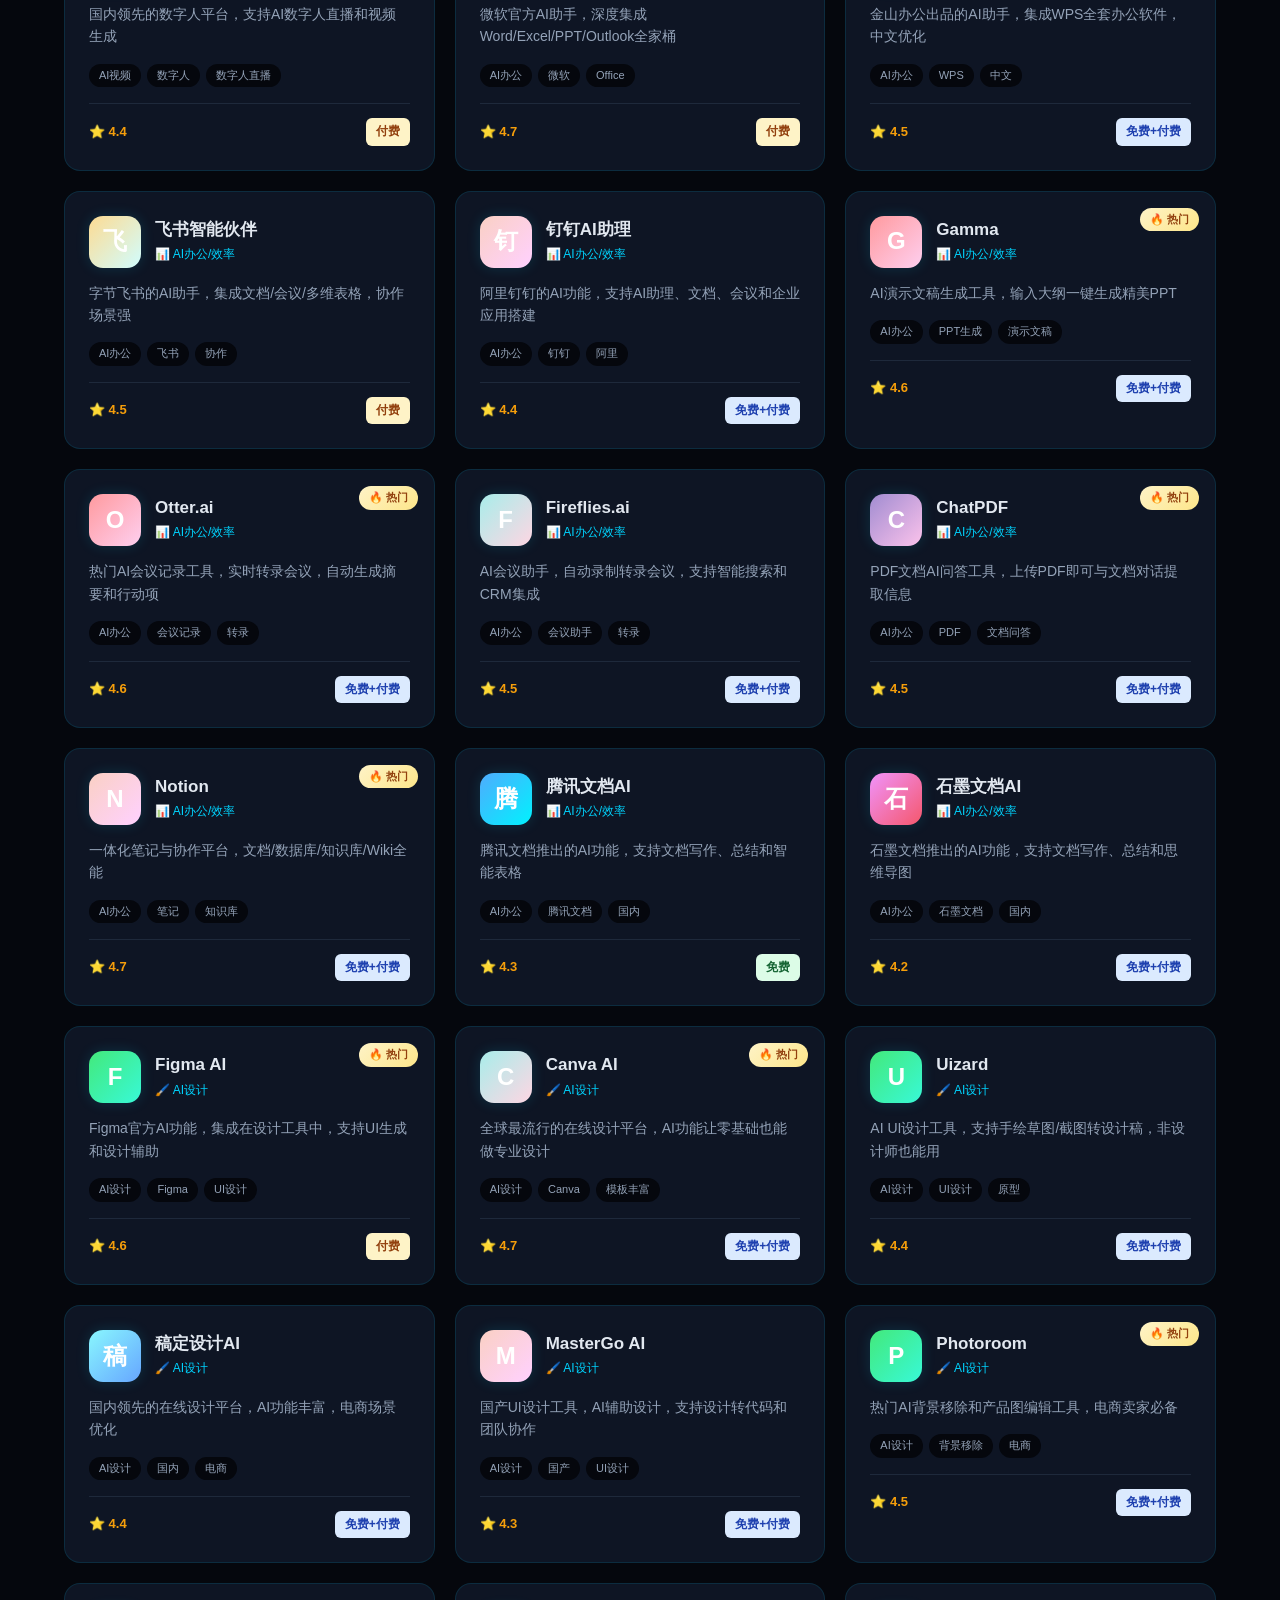
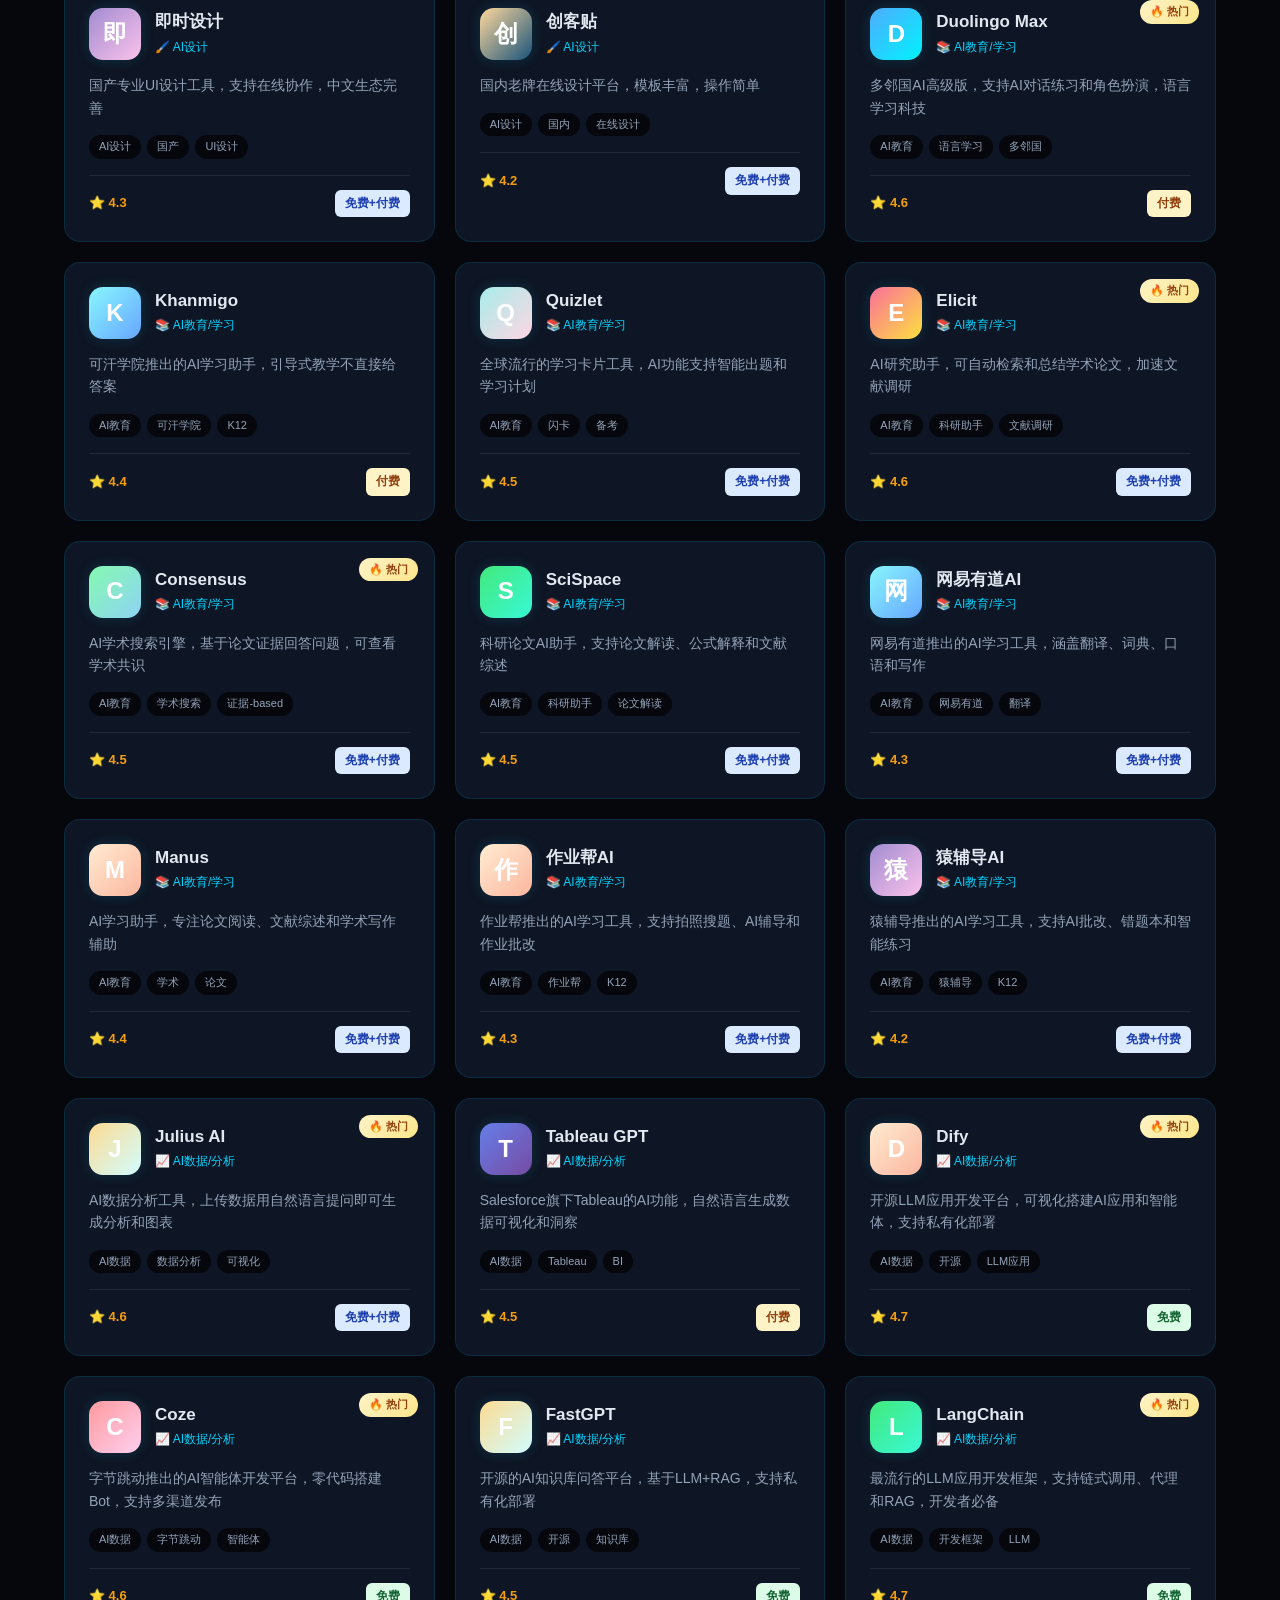
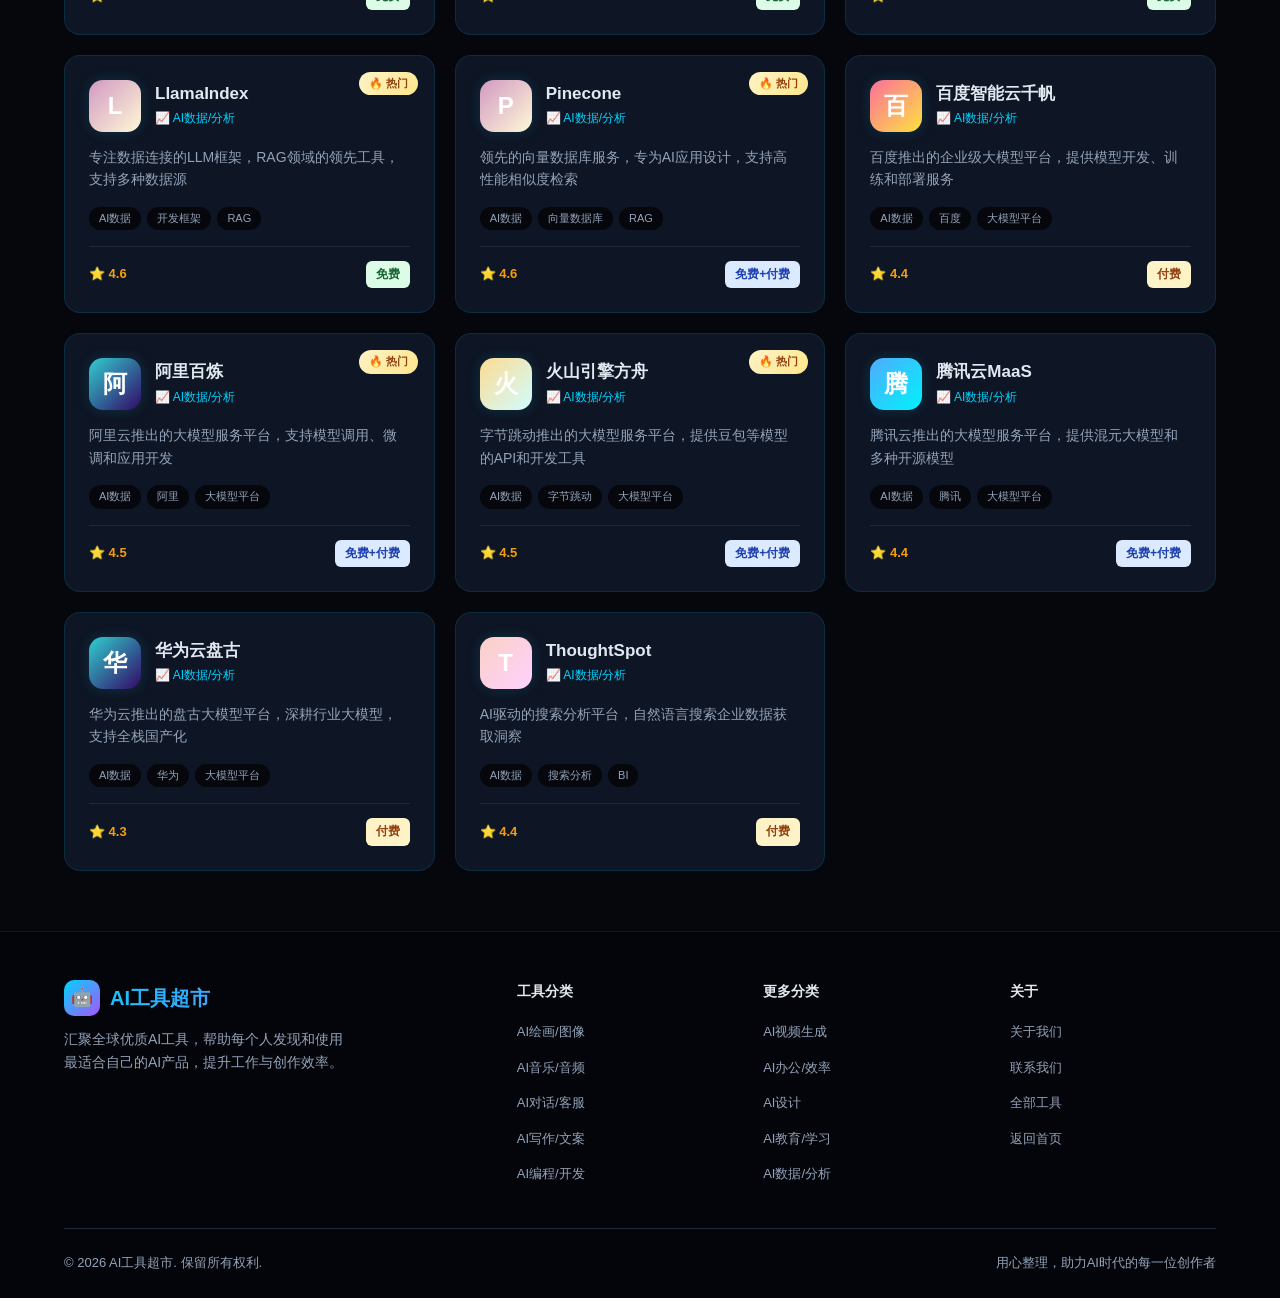
<file: detail.html>
<!DOCTYPE html>
<html lang="zh-CN">
<head>
  <meta charset="UTF-8">
  <meta name="viewport" content="width=device-width, initial-scale=1.0">
  <title>工具详情 - AI工具超市</title>
  <meta name="description" content="查看AI工具的详细介绍、功能特点、价格信息和官方链接。">
  <link rel="stylesheet" href="css/style.css">
</head>
<body data-page="detail">

  <!-- 导航栏 -->
  <nav class="navbar">
    <div class="container navbar-inner">
      <a href="index.html" class="logo">
        <span class="logo-icon">🤖</span>
        AI工具超市
      </a>
      <ul class="nav-links">
        <li><a href="index.html">首页</a></li>
        <li><a href="category.html">全部工具</a></li>
        <li><a href="workbench.html">工作台</a></li>
        <li><a href="about.html">关于我们</a></li>
      </ul>
      <div class="nav-right">
        <div class="token-balance" title="点击查看余额/充值">
          <span class="token-icon">💎</span>
          <span class="token-amount">0</span>
        </div>
        <button class="token-recharge-btn" onclick="openRechargeModal()">充值</button>
      </div>
      <button class="mobile-menu-btn" aria-label="菜单">☰</button>
    </div>
  </nav>

  <!-- 详情页内容 -->
  <div class="container" id="detailContent">
    <!-- 面包屑 -->
    <div class="breadcrumb" id="breadcrumb" style="margin-top:24px"></div>

    <!-- 详情头部 -->
    <section class="detail-hero" style="padding:24px 0 32px">
      <div class="detail-header" id="detailHeader">
        <!-- JS渲染 -->
      </div>
    </section>

    <!-- 详情主体 -->
    <div class="detail-content">
      <div class="detail-main" id="detailMain">
        <!-- JS渲染 -->
      </div>
      <div class="detail-sidebar" id="detailSidebar">
        <!-- JS渲染 -->
      </div>
    </div>

    <!-- 相关推荐 -->
    <section class="tools-section" id="relatedTools" style="padding-top:0">
      <!-- JS渲染 -->
    </section>
  </div>

  <!-- 页脚 -->
  <footer class="footer">
    <div class="container">
      <div class="footer-grid">
        <div class="footer-brand">
          <a href="index.html" class="logo">
            <span class="logo-icon">🤖</span>
            AI工具超市
          </a>
          <p>汇聚全球优质AI工具，帮助每个人发现和使用最适合自己的AI产品，提升工作与创作效率。</p>
        </div>
        <div class="footer-col">
          <h4>工具分类</h4>
          <ul>
            <li><a href="category.html?cat=image">AI绘画/图像</a></li>
            <li><a href="category.html?cat=music">AI音乐/音频</a></li>
            <li><a href="category.html?cat=chat">AI对话/客服</a></li>
            <li><a href="category.html?cat=writing">AI写作/文案</a></li>
            <li><a href="category.html?cat=coding">AI编程/开发</a></li>
          </ul>
        </div>
        <div class="footer-col">
          <h4>更多分类</h4>
          <ul>
            <li><a href="category.html?cat=video">AI视频生成</a></li>
            <li><a href="category.html?cat=office">AI办公/效率</a></li>
            <li><a href="category.html?cat=design">AI设计</a></li>
            <li><a href="category.html?cat=education">AI教育/学习</a></li>
            <li><a href="category.html?cat=data">AI数据/分析</a></li>
          </ul>
        </div>
        <div class="footer-col">
          <h4>关于</h4>
          <ul>
            <li><a href="about.html">关于我们</a></li>
            <li><a href="about.html#contact">联系我们</a></li>
            <li><a href="category.html">全部工具</a></li>
            <li><a href="index.html">返回首页</a></li>
          </ul>
        </div>
      </div>
      <div class="footer-bottom">
        <span>© 2026 AI工具超市. 保留所有权利.</span>
        <span>用心整理，助力AI时代的每一位创作者</span>
      </div>
    </div>
  </footer>

  <script src="data/tools-data.js"></script>
  <script src="js/app.js"></script>
</body>
</html>
</file>
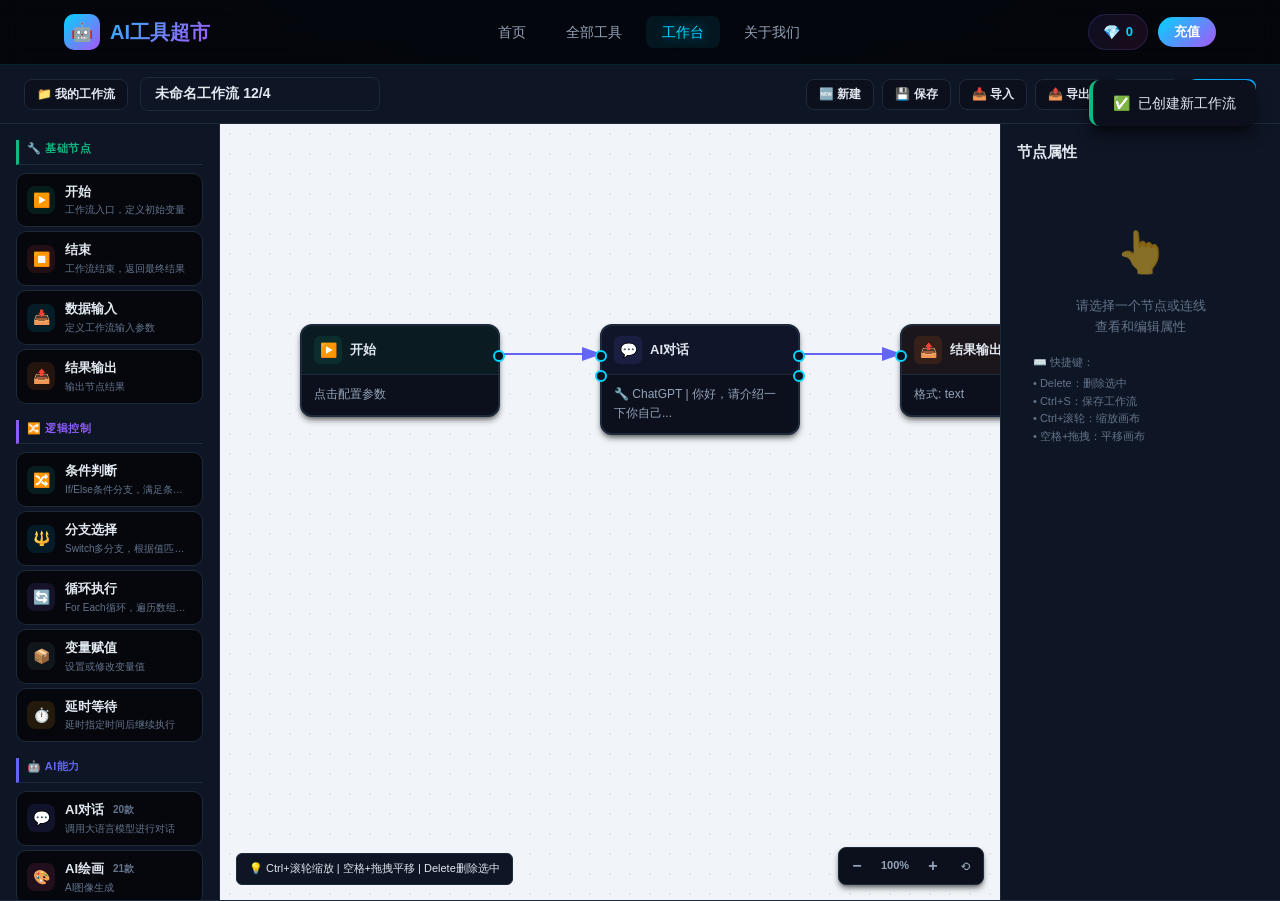
<file: workbench.html>
<!DOCTYPE html>
<html lang="zh-CN">
<head>
  <meta charset="UTF-8">
  <meta name="viewport" content="width=device-width, initial-scale=1.0">
  <title>AI工作台 - 工作流编辑器 | AI工具超市</title>
  <meta name="description" content="可视化AI工作流编辑器，拖拽节点构建自动化工作流，支持导入导出。">
  <link rel="stylesheet" href="css/style.css">
</head>
<body data-page="workbench">

  <!-- 导航栏 -->
  <nav class="navbar">
    <div class="container navbar-inner">
      <a href="index.html" class="logo">
        <span class="logo-icon">🤖</span>
        AI工具超市
      </a>
      <ul class="nav-links">
        <li><a href="index.html">首页</a></li>
        <li><a href="category.html">全部工具</a></li>
        <li><a href="workbench.html" class="active">工作台</a></li>
        <li><a href="about.html">关于我们</a></li>
      </ul>
      <div class="nav-right">
        <div class="token-balance" title="点击查看余额/充值">
          <span class="token-icon">💎</span>
          <span class="token-amount">0</span>
        </div>
        <button class="token-recharge-btn" onclick="openRechargeModal()">充值</button>
      </div>
      <button class="mobile-menu-btn" aria-label="菜单">☰</button>
    </div>
  </nav>

  <!-- 工作台主体 -->
  <div class="workbench-page">
    
    <!-- 工具栏 -->
    <div class="workbench-toolbar">
      <div class="toolbar-left">
        <button class="toolbar-btn" onclick="toggleWorkflowList()" title="我的工作流">
          📁 我的工作流
        </button>
        <input type="text" class="workflow-name-input" id="workflowNameInput" value="未命名工作流" placeholder="工作流名称">
      </div>
      <div class="toolbar-right">
        <button class="toolbar-btn" onclick="createNewWorkflow()" title="新建工作流">
          🆕 新建
        </button>
        <button class="toolbar-btn" onclick="saveWorkflowToList()" title="保存工作流">
          💾 保存
        </button>
        <button class="toolbar-btn" onclick="document.getElementById('importWorkflowInput').click()" title="导入工作流">
          📥 导入
        </button>
        <input type="file" id="importWorkflowInput" accept=".json" style="display:none">
        <button class="toolbar-btn" onclick="exportWorkflow()" title="导出工作流">
          📤 导出
        </button>
        <button class="toolbar-btn" onclick="toggleRunLog()" title="运行日志">
          📋 日志
        </button>
        <button class="toolbar-btn primary" onclick="runWorkflow()" title="运行工作流">
          ▶️ 运行
        </button>
      </div>
    </div>

    <!-- 主区域 -->
    <div class="workbench-main">
      
      <!-- 左侧节点面板 -->
      <div class="node-panel" id="nodePanel">
        <!-- JS渲染节点列表 -->
      </div>

      <!-- 中间画布 -->
      <div class="workflow-canvas-container" id="workflowCanvasContainer">
        <div class="workflow-canvas" id="workflowCanvas">
          <!-- 节点和连线由JS渲染 -->
        </div>
        <!-- 缩放控制 -->
        <div class="canvas-zoom-controls">
          <button class="zoom-btn" onclick="zoomCanvas(-0.1)" title="缩小">−</button>
          <span class="zoom-level" id="zoomDisplay">100%</span>
          <button class="zoom-btn" onclick="zoomCanvas(0.1)" title="放大">+</button>
          <button class="zoom-btn" onclick="resetCanvasView()" title="重置视图" style="font-size:11px">⟲</button>
        </div>
        <!-- 画布提示 -->
        <div class="canvas-hint">
          💡 Ctrl+滚轮缩放 | 空格+拖拽平移 | Delete删除选中
        </div>
      </div>

      <!-- 右侧属性面板 -->
      <div class="property-panel" id="propertyPanel">
        <h3>节点属性</h3>
        <div class="property-empty">
          <div class="icon">👆</div>
          <p>请选择一个节点<br>查看和编辑属性</p>
        </div>
      </div>

    </div>
  </div>

  <!-- 工作流列表面板 -->
  <div class="workflow-list-panel" id="workflowListPanel">
    <div class="workflow-list-header">
      <h3>📁 我的工作流</h3>
      <button class="modal-close" onclick="toggleWorkflowList(false)">✕</button>
    </div>
    <div class="workflow-list-content" id="workflowListContent">
      <!-- JS渲染 -->
    </div>
  </div>

  <!-- 运行日志面板 -->
  <div class="run-log-panel" id="runLogPanel">
    <div class="run-log-header">
      <h4>📋 运行日志</h4>
      <div style="display:flex;gap:8px;align-items:center">
        <button class="toolbar-btn" style="padding:4px 10px;font-size:11px" onclick="clearRunLog()">清空</button>
        <button class="modal-close" onclick="toggleRunLog(false)">✕</button>
      </div>
    </div>
    <div class="run-log-content" id="runLogContent">
      <!-- 日志由JS添加 -->
    </div>
  </div>

  <script src="data/tools-data.js"></script>
  <script src="js/app.js"></script>
</body>
</html>
</file>
<file: css/style.css>
/* ===== 全局重置与变量（黑色科技AI主题） ===== */
:root {
  --primary: #00d4ff;
  --primary-dark: #0090ff;
  --primary-light: #66e6ff;
  --accent: #a855f7;
  --accent2: #f0abfc;
  --bg: #05070d;
  --bg-white: #0b101c;
  --bg-card: #0e1524;
  --bg-card-hover: #131c30;
  --text: #e2e8f0;
  --text-light: #94a3b8;
  --text-lighter: #64748b;
  --border: #1e293b;
  --neon: #00d4ff;
  --neon-glow: 0 0 20px rgba(0,212,255,0.35), 0 0 60px rgba(0,212,255,0.15);
  --shadow-sm: 0 1px 2px rgba(0,0,0,0.5);
  --shadow: 0 4px 6px -1px rgba(0,0,0,0.5), 0 2px 4px -2px rgba(0,0,0,0.4);
  --shadow-lg: 0 10px 15px -3px rgba(0,0,0,0.6), 0 4px 6px -4px rgba(0,0,0,0.5);
  --shadow-xl: 0 20px 25px -5px rgba(0,0,0,0.7), 0 8px 10px -6px rgba(0,0,0,0.5);
  --radius: 12px;
  --radius-lg: 16px;
  --transition: all 0.3s cubic-bezier(0.4, 0, 0.2, 1);
}

* { margin: 0; padding: 0; box-sizing: border-box; }

html { scroll-behavior: smooth; }

body {
  font-family: -apple-system, BlinkMacSystemFont, 'Segoe UI', 'PingFang SC', 'Hiragino Sans GB', 'Microsoft YaHei', sans-serif;
  background: var(--bg);
  color: var(--text);
  line-height: 1.6;
  -webkit-font-smoothing: antialiased;
  background-image:
    radial-gradient(ellipse 80% 50% at 50% -20%, rgba(0,212,255,0.08) 0%, transparent 60%),
    radial-gradient(ellipse 60% 40% at 90% 110%, rgba(168,85,247,0.06) 0%, transparent 60%);
  background-attachment: fixed;
}

a { color: inherit; text-decoration: none; }
img { max-width: 100%; display: block; }
button { cursor: pointer; font-family: inherit; border: none; background: none; }
input, select { font-family: inherit; outline: none; }

.container {
  max-width: 1200px;
  margin: 0 auto;
  padding: 0 24px;
}

/* ===== 导航栏 ===== */
.navbar {
  position: sticky;
  top: 0;
  z-index: 100;
  background: rgba(5,7,13,0.85);
  backdrop-filter: blur(12px);
  border-bottom: 1px solid rgba(0,212,255,0.15);
}

.navbar-inner {
  display: flex;
  align-items: center;
  justify-content: space-between;
  height: 64px;
}

.logo {
  display: flex;
  align-items: center;
  gap: 10px;
  font-size: 20px;
  font-weight: 800;
  background: linear-gradient(135deg, var(--primary), var(--accent));
  -webkit-background-clip: text;
  -webkit-text-fill-color: transparent;
  background-clip: text;
}

.logo-icon {
  width: 36px;
  height: 36px;
  border-radius: 10px;
  background: linear-gradient(135deg, var(--primary), var(--accent));
  display: flex;
  align-items: center;
  justify-content: center;
  font-size: 18px;
  -webkit-text-fill-color: white;
}

.nav-links {
  display: flex;
  align-items: center;
  gap: 8px;
  list-style: none;
}

.nav-links a {
  padding: 8px 16px;
  border-radius: 8px;
  font-size: 14px;
  font-weight: 500;
  color: var(--text-light);
  transition: var(--transition);
}

.nav-links a:hover, .nav-links a.active {
  color: var(--primary);
  background: rgba(99,102,241,0.08);
}

.nav-cta {
  padding: 8px 20px;
  background: linear-gradient(135deg, var(--primary), var(--primary-dark));
  color: white !important;
  border-radius: 8px;
  font-size: 14px;
  font-weight: 600;
  transition: var(--transition);
}

.nav-cta:hover {
  transform: translateY(-1px);
  box-shadow: var(--shadow);
}

.mobile-menu-btn {
  display: none;
  font-size: 24px;
  color: var(--text);
}

/* ===== Hero 区域 ===== */
.hero {
  position: relative;
  padding: 80px 0 60px;
  text-align: center;
  overflow: hidden;
}

.hero::before {
  content: '';
  position: absolute;
  top: -50%;
  left: 50%;
  transform: translateX(-50%);
  width: 800px;
  height: 800px;
  background: radial-gradient(circle, rgba(99,102,241,0.12) 0%, rgba(236,72,153,0.06) 40%, transparent 70%);
  pointer-events: none;
}

.hero-badge {
  display: inline-flex;
  align-items: center;
  gap: 8px;
  padding: 6px 16px;
  background: rgba(99,102,241,0.1);
  border: 1px solid rgba(99,102,241,0.2);
  border-radius: 100px;
  font-size: 13px;
  font-weight: 600;
  color: var(--primary);
  margin-bottom: 24px;
}

.hero h1 {
  font-size: 48px;
  font-weight: 800;
  line-height: 1.2;
  margin-bottom: 20px;
  letter-spacing: -0.02em;
}

.hero h1 .gradient {
  background: linear-gradient(135deg, var(--primary), var(--accent));
  -webkit-background-clip: text;
  -webkit-text-fill-color: transparent;
  background-clip: text;
}

.hero p {
  font-size: 18px;
  color: var(--text-light);
  max-width: 600px;
  margin: 0 auto 36px;
}

/* ===== 搜索框 ===== */
.search-box {
  max-width: 600px;
  margin: 0 auto;
  position: relative;
}

.search-box input {
  width: 100%;
  padding: 16px 20px 16px 52px;
  font-size: 16px;
  border: 2px solid var(--border);
  border-radius: var(--radius-lg);
  background: var(--bg-white);
  transition: var(--transition);
  box-shadow: var(--shadow);
}

.search-box input:focus {
  border-color: var(--primary);
  box-shadow: 0 0 0 4px rgba(99,102,241,0.12);
}

.search-box .search-icon {
  position: absolute;
  left: 18px;
  top: 50%;
  transform: translateY(-50%);
  font-size: 20px;
  color: var(--text-lighter);
}

.search-hint {
  margin-top: 12px;
  font-size: 13px;
  color: var(--text-lighter);
}

.search-hint span {
  display: inline-block;
  padding: 3px 10px;
  margin: 0 4px;
  background: var(--bg-white);
  border: 1px solid var(--border);
  border-radius: 100px;
  cursor: pointer;
  transition: var(--transition);
}

.search-hint span:hover {
  border-color: var(--primary);
  color: var(--primary);
}

/* ===== 分类导航 ===== */
.categories-section {
  padding: 40px 0 20px;
}

.section-header {
  display: flex;
  align-items: center;
  justify-content: space-between;
  margin-bottom: 24px;
}

.section-title {
  font-size: 24px;
  font-weight: 700;
  letter-spacing: -0.01em;
}

.section-subtitle {
  font-size: 14px;
  color: var(--text-light);
  margin-top: 4px;
}

.categories-grid {
  display: grid;
  grid-template-columns: repeat(5, 1fr);
  gap: 16px;
}

.category-card {
  display: flex;
  flex-direction: column;
  align-items: center;
  padding: 24px 16px;
  background: var(--bg-white);
  border: 1px solid var(--border);
  border-radius: var(--radius-lg);
  transition: var(--transition);
  cursor: pointer;
  text-align: center;
}

.category-card:hover {
  transform: translateY(-4px);
  box-shadow: var(--shadow-lg);
  border-color: var(--primary-light);
}

.category-icon {
  width: 52px;
  height: 52px;
  border-radius: 14px;
  display: flex;
  align-items: center;
  justify-content: center;
  font-size: 26px;
  margin-bottom: 12px;
  background: linear-gradient(135deg, rgba(99,102,241,0.1), rgba(236,72,153,0.1));
}

.category-name {
  font-size: 15px;
  font-weight: 600;
  margin-bottom: 4px;
}

.category-count {
  font-size: 12px;
  color: var(--text-lighter);
}

/* ===== 筛选栏 ===== */
.filter-bar {
  display: flex;
  align-items: center;
  gap: 12px;
  margin-bottom: 24px;
  flex-wrap: wrap;
}

.filter-tabs {
  display: flex;
  gap: 8px;
  flex-wrap: wrap;
}

.filter-tab {
  padding: 8px 16px;
  border-radius: 100px;
  font-size: 13px;
  font-weight: 500;
  color: var(--text-light);
  background: var(--bg-white);
  border: 1px solid var(--border);
  transition: var(--transition);
}

.filter-tab:hover {
  border-color: var(--primary-light);
  color: var(--primary);
}

.filter-tab.active {
  background: var(--primary);
  color: white;
  border-color: var(--primary);
}

.filter-select {
  padding: 8px 12px;
  border-radius: 8px;
  border: 1px solid var(--border);
  background: var(--bg-white);
  font-size: 13px;
  color: var(--text);
  cursor: pointer;
}

.result-count {
  margin-left: auto;
  font-size: 13px;
  color: var(--text-lighter);
}

/* ===== 工具卡片网格 ===== */
.tools-section {
  padding: 20px 0 60px;
}

.tools-grid {
  display: grid;
  grid-template-columns: repeat(3, 1fr);
  gap: 20px;
}

.tool-card {
  background: var(--bg-white);
  border: 1px solid var(--border);
  border-radius: var(--radius-lg);
  padding: 24px;
  transition: var(--transition);
  cursor: pointer;
  position: relative;
  overflow: hidden;
}

.tool-card::before {
  content: '';
  position: absolute;
  top: 0;
  left: 0;
  right: 0;
  height: 3px;
  background: linear-gradient(90deg, var(--primary), var(--accent));
  opacity: 0;
  transition: var(--transition);
}

.tool-card:hover {
  transform: translateY(-4px);
  box-shadow: var(--shadow-xl);
  border-color: var(--primary-light);
}

.tool-card:hover::before {
  opacity: 1;
}

.tool-card.featured {
  border-color: rgba(236,72,153,0.3);
}

.tool-card.featured::after {
  content: '🔥 热门';
  position: absolute;
  top: 16px;
  right: 16px;
  padding: 3px 10px;
  background: linear-gradient(135deg, #fef3c7, #fde68a);
  color: #92400e;
  font-size: 11px;
  font-weight: 600;
  border-radius: 100px;
}

.tool-header {
  display: flex;
  align-items: flex-start;
  gap: 14px;
  margin-bottom: 14px;
}

.tool-logo {
  width: 52px;
  height: 52px;
  border-radius: 14px;
  display: flex;
  align-items: center;
  justify-content: center;
  font-size: 24px;
  font-weight: 700;
  color: white;
  flex-shrink: 0;
}

.tool-info h3 {
  font-size: 17px;
  font-weight: 700;
  margin-bottom: 2px;
  padding-right: 60px;
}

.tool-cat {
  font-size: 12px;
  color: var(--primary);
  font-weight: 500;
}

.tool-desc {
  font-size: 14px;
  color: var(--text-light);
  line-height: 1.6;
  margin-bottom: 16px;
  display: -webkit-box;
  -webkit-line-clamp: 2;
  -webkit-box-orient: vertical;
  overflow: hidden;
}

.tool-tags {
  display: flex;
  flex-wrap: wrap;
  gap: 6px;
  margin-bottom: 16px;
}

.tool-tag {
  padding: 3px 10px;
  background: var(--bg);
  border-radius: 100px;
  font-size: 11px;
  color: var(--text-light);
  font-weight: 500;
}

.tool-footer {
  display: flex;
  align-items: center;
  justify-content: space-between;
  padding-top: 14px;
  border-top: 1px solid var(--border);
}

.tool-rating {
  display: flex;
  align-items: center;
  gap: 4px;
  font-size: 13px;
  font-weight: 600;
  color: #f59e0b;
}

.tool-pricing {
  font-size: 12px;
  font-weight: 600;
  padding: 4px 10px;
  border-radius: 6px;
}

.pricing-free { background: #dcfce7; color: #166534; }
.pricing-freemium { background: #dbeafe; color: #1e40af; }
.pricing-paid { background: #fef3c7; color: #92400e; }

/* ===== 详情页 ===== */
.detail-hero {
  padding: 48px 0 32px;
}

.breadcrumb {
  display: flex;
  align-items: center;
  gap: 8px;
  font-size: 13px;
  color: var(--text-lighter);
  margin-bottom: 24px;
}

.breadcrumb a { color: var(--text-light); transition: var(--transition); }
.breadcrumb a:hover { color: var(--primary); }
.breadcrumb .sep { color: var(--text-lighter); }

.detail-header {
  display: flex;
  gap: 28px;
  align-items: flex-start;
  margin-bottom: 32px;
}

.detail-logo {
  width: 96px;
  height: 96px;
  border-radius: 24px;
  display: flex;
  align-items: center;
  justify-content: center;
  font-size: 42px;
  font-weight: 800;
  color: white;
  flex-shrink: 0;
  box-shadow: var(--shadow-lg);
}

.detail-info h1 {
  font-size: 32px;
  font-weight: 800;
  margin-bottom: 8px;
  letter-spacing: -0.02em;
}

.detail-meta {
  display: flex;
  align-items: center;
  gap: 16px;
  margin-bottom: 12px;
  flex-wrap: wrap;
}

.detail-meta .cat-badge {
  padding: 4px 12px;
  background: rgba(99,102,241,0.1);
  color: var(--primary);
  border-radius: 100px;
  font-size: 13px;
  font-weight: 600;
}

.detail-meta .rating {
  display: flex;
  align-items: center;
  gap: 4px;
  font-size: 14px;
  font-weight: 600;
  color: #f59e0b;
}

.detail-desc {
  font-size: 16px;
  color: var(--text-light);
  line-height: 1.7;
  max-width: 700px;
}

.detail-actions {
  display: flex;
  gap: 12px;
  margin-top: 20px;
}

.btn {
  display: inline-flex;
  align-items: center;
  gap: 8px;
  padding: 12px 28px;
  border-radius: 10px;
  font-size: 15px;
  font-weight: 600;
  transition: var(--transition);
}

.btn-primary {
  background: linear-gradient(135deg, var(--primary), var(--primary-dark));
  color: white;
  box-shadow: 0 4px 14px rgba(99,102,241,0.35);
}

.btn-primary:hover {
  transform: translateY(-2px);
  box-shadow: 0 6px 20px rgba(99,102,241,0.45);
}

.btn-outline {
  background: var(--bg-white);
  color: var(--text);
  border: 1px solid var(--border);
}

.btn-outline:hover {
  border-color: var(--primary);
  color: var(--primary);
}

.detail-content {
  display: grid;
  grid-template-columns: 1fr 340px;
  gap: 32px;
  padding-bottom: 60px;
}

.detail-main h2 {
  font-size: 20px;
  font-weight: 700;
  margin-bottom: 16px;
  padding-bottom: 12px;
  border-bottom: 2px solid var(--border);
}

.detail-main h2:not(:first-child) {
  margin-top: 36px;
}

.detail-main p {
  font-size: 15px;
  color: var(--text-light);
  line-height: 1.8;
  margin-bottom: 16px;
}

.feature-list {
  list-style: none;
  display: grid;
  grid-template-columns: 1fr 1fr;
  gap: 12px;
}

.feature-list li {
  display: flex;
  align-items: center;
  gap: 10px;
  padding: 12px 16px;
  background: var(--bg-white);
  border: 1px solid var(--border);
  border-radius: 10px;
  font-size: 14px;
  font-weight: 500;
}

.feature-list li::before {
  content: '✓';
  width: 22px;
  height: 22px;
  border-radius: 50%;
  background: linear-gradient(135deg, #10b981, #059669);
  color: white;
  display: flex;
  align-items: center;
  justify-content: center;
  font-size: 12px;
  font-weight: 700;
  flex-shrink: 0;
}

.detail-sidebar {
  position: sticky;
  top: 88px;
  align-self: start;
}

.sidebar-card {
  background: var(--bg-white);
  border: 1px solid var(--border);
  border-radius: var(--radius-lg);
  padding: 24px;
  margin-bottom: 20px;
}

.sidebar-card h3 {
  font-size: 15px;
  font-weight: 700;
  margin-bottom: 16px;
  display: flex;
  align-items: center;
  gap: 8px;
}

.info-row {
  display: flex;
  justify-content: space-between;
  align-items: flex-start;
  padding: 10px 0;
  border-bottom: 1px solid var(--border);
  font-size: 13px;
}

.info-row:last-child { border-bottom: none; }

.info-row .label { color: var(--text-lighter); flex-shrink: 0; margin-right: 12px; }
.info-row .value { color: var(--text); font-weight: 500; text-align: right; }
.info-row .value a { color: var(--primary); word-break: break-all; }

.sidebar-tags {
  display: flex;
  flex-wrap: wrap;
  gap: 8px;
}

/* ===== 关于页 ===== */
.about-section {
  padding: 60px 0;
  max-width: 800px;
  margin: 0 auto;
}

.about-section h1 {
  font-size: 36px;
  font-weight: 800;
  text-align: center;
  margin-bottom: 16px;
}

.about-section .lead {
  text-align: center;
  font-size: 18px;
  color: var(--text-light);
  margin-bottom: 48px;
}

.about-card {
  background: var(--bg-white);
  border: 1px solid var(--border);
  border-radius: var(--radius-lg);
  padding: 32px;
  margin-bottom: 24px;
}

.about-card h2 {
  font-size: 20px;
  font-weight: 700;
  margin-bottom: 16px;
  display: flex;
  align-items: center;
  gap: 10px;
}

.about-card p {
  font-size: 15px;
  color: var(--text-light);
  line-height: 1.8;
  margin-bottom: 12px;
}

.about-card ul {
  list-style: none;
  padding: 0;
}

.about-card ul li {
  padding: 8px 0;
  padding-left: 24px;
  position: relative;
  font-size: 15px;
  color: var(--text-light);
}

.about-card ul li::before {
  content: '✦';
  position: absolute;
  left: 0;
  color: var(--primary);
  font-weight: 700;
}

.stats-grid {
  display: grid;
  grid-template-columns: repeat(3, 1fr);
  gap: 20px;
  margin: 40px 0;
}

.stat-card {
  text-align: center;
  padding: 28px 20px;
  background: var(--bg-white);
  border: 1px solid var(--border);
  border-radius: var(--radius-lg);
}

.stat-number {
  font-size: 36px;
  font-weight: 800;
  background: linear-gradient(135deg, var(--primary), var(--accent));
  -webkit-background-clip: text;
  -webkit-text-fill-color: transparent;
  background-clip: text;
  margin-bottom: 8px;
}

.stat-label {
  font-size: 14px;
  color: var(--text-light);
  font-weight: 500;
}

/* ===== 页脚 ===== */
.footer {
  background: var(--bg-white);
  border-top: 1px solid var(--border);
  padding: 48px 0 24px;
}

.footer-grid {
  display: grid;
  grid-template-columns: 2fr 1fr 1fr 1fr;
  gap: 40px;
  margin-bottom: 32px;
}

.footer-brand p {
  font-size: 14px;
  color: var(--text-light);
  margin-top: 12px;
  line-height: 1.7;
  max-width: 280px;
}

.footer-col h4 {
  font-size: 14px;
  font-weight: 700;
  margin-bottom: 16px;
  color: var(--text);
}

.footer-col ul {
  list-style: none;
}

.footer-col ul li {
  margin-bottom: 10px;
}

.footer-col ul li a {
  font-size: 13px;
  color: var(--text-light);
  transition: var(--transition);
}

.footer-col ul li a:hover {
  color: var(--primary);
}

.footer-bottom {
  padding-top: 24px;
  border-top: 1px solid var(--border);
  display: flex;
  align-items: center;
  justify-content: space-between;
  font-size: 13px;
  color: var(--text-lighter);
}

/* ===== 空状态 ===== */
.empty-state {
  text-align: center;
  padding: 80px 20px;
}

.empty-state .icon {
  font-size: 64px;
  margin-bottom: 16px;
  opacity: 0.5;
}

.empty-state h3 {
  font-size: 20px;
  font-weight: 700;
  margin-bottom: 8px;
}

.empty-state p {
  font-size: 14px;
  color: var(--text-light);
}

/* ===== 加载动画 ===== */
.loading {
  text-align: center;
  padding: 60px;
  color: var(--text-lighter);
  font-size: 14px;
}

.loading::after {
  content: '';
  display: inline-block;
  width: 20px;
  height: 20px;
  border: 2px solid var(--border);
  border-top-color: var(--primary);
  border-radius: 50%;
  animation: spin 0.8s linear infinite;
  margin-left: 10px;
  vertical-align: middle;
}

@keyframes spin {
  to { transform: rotate(360deg); }
}

/* ===== 响应式 ===== */
@media (max-width: 1024px) {
  .categories-grid { grid-template-columns: repeat(4, 1fr); }
  .tools-grid { grid-template-columns: repeat(2, 1fr); }
  .detail-content { grid-template-columns: 1fr; }
  .detail-sidebar { position: static; }
  .footer-grid { grid-template-columns: 1fr 1fr; }
}

@media (max-width: 768px) {
  .nav-links { display: none; }
  .mobile-menu-btn { display: block; }
  .hero { padding: 48px 0 40px; }
  .hero h1 { font-size: 32px; }
  .hero p { font-size: 16px; }
  .categories-grid { grid-template-columns: repeat(2, 1fr); }
  .tools-grid { grid-template-columns: 1fr; }
  .detail-header { flex-direction: column; }
  .detail-logo { width: 72px; height: 72px; font-size: 32px; }
  .detail-info h1 { font-size: 24px; }
  .feature-list { grid-template-columns: 1fr; }
  .stats-grid { grid-template-columns: 1fr; }
  .footer-grid { grid-template-columns: 1fr; gap: 24px; }
  .footer-bottom { flex-direction: column; gap: 8px; text-align: center; }
  .section-header { flex-direction: column; align-items: flex-start; gap: 8px; }
  .result-count { margin-left: 0; }
}

/* ===== 回到顶部 ===== */
.back-to-top {
  position: fixed;
  bottom: 32px;
  right: 32px;
  width: 44px;
  height: 44px;
  border-radius: 50%;
  background: var(--primary);
  color: white;
  display: flex;
  align-items: center;
  justify-content: center;
  font-size: 18px;
  box-shadow: var(--shadow-lg);
  opacity: 0;
  visibility: hidden;
  transition: var(--transition);
  z-index: 99;
}

.back-to-top.visible {
  opacity: 1;
  visibility: visible;
}

.back-to-top:hover {
  transform: translateY(-3px);
}

/* ===== Token 余额显示 ===== */
.token-balance {
  display: flex;
  align-items: center;
  gap: 6px;
  padding: 6px 14px;
  background: linear-gradient(135deg, rgba(99,102,241,0.1), rgba(236,72,153,0.1));
  border: 1px solid rgba(99,102,241,0.2);
  border-radius: 100px;
  font-size: 13px;
  font-weight: 600;
  color: var(--primary);
  cursor: pointer;
  transition: var(--transition);
}

.token-balance:hover {
  background: linear-gradient(135deg, rgba(99,102,241,0.15), rgba(236,72,153,0.15));
  transform: translateY(-1px);
}

.token-balance .token-icon {
  font-size: 14px;
}

.token-balance .token-amount {
  font-variant-numeric: tabular-nums;
}

.token-recharge-btn {
  padding: 6px 16px;
  background: linear-gradient(135deg, var(--primary), var(--accent));
  color: white !important;
  border-radius: 100px;
  font-size: 13px;
  font-weight: 600;
  transition: var(--transition);
  display: flex;
  align-items: center;
  gap: 4px;
}

.token-recharge-btn:hover {
  transform: translateY(-1px);
  box-shadow: 0 4px 12px rgba(99,102,241,0.35);
}

.nav-right {
  display: flex;
  align-items: center;
  gap: 10px;
}

/* ===== 充值弹窗 ===== */
.modal-overlay {
  position: fixed;
  top: 0;
  left: 0;
  right: 0;
  bottom: 0;
  background: rgba(0,0,0,0.5);
  backdrop-filter: blur(4px);
  display: flex;
  align-items: center;
  justify-content: center;
  z-index: 1000;
  opacity: 0;
  visibility: hidden;
  transition: var(--transition);
}

.modal-overlay.active {
  opacity: 1;
  visibility: visible;
}

.modal {
  background: var(--bg-white);
  border-radius: 20px;
  width: 90%;
  max-width: 520px;
  max-height: 90vh;
  overflow-y: auto;
  box-shadow: var(--shadow-xl);
  transform: translateY(20px) scale(0.95);
  transition: var(--transition);
}

.modal-overlay.active .modal {
  transform: translateY(0) scale(1);
}

.modal-header {
  display: flex;
  align-items: center;
  justify-content: space-between;
  padding: 24px 28px;
  border-bottom: 1px solid var(--border);
}

.modal-header h2 {
  font-size: 20px;
  font-weight: 700;
  display: flex;
  align-items: center;
  gap: 8px;
}

.modal-close {
  width: 32px;
  height: 32px;
  border-radius: 50%;
  display: flex;
  align-items: center;
  justify-content: center;
  font-size: 18px;
  color: var(--text-light);
  transition: var(--transition);
}

.modal-close:hover {
  background: var(--bg);
  color: var(--text);
}

.modal-body {
  padding: 24px 28px;
}

.modal-footer {
  padding: 16px 28px 24px;
  border-top: 1px solid var(--border);
  display: flex;
  gap: 12px;
  justify-content: flex-end;
}

/* 充值套餐 */
.recharge-balance-info {
  display: flex;
  align-items: center;
  justify-content: space-between;
  padding: 16px 20px;
  background: linear-gradient(135deg, rgba(99,102,241,0.08), rgba(236,72,153,0.08));
  border-radius: 12px;
  margin-bottom: 20px;
}

.recharge-balance-info .label {
  font-size: 14px;
  color: var(--text-light);
}

.recharge-balance-info .amount {
  font-size: 24px;
  font-weight: 800;
  background: linear-gradient(135deg, var(--primary), var(--accent));
  -webkit-background-clip: text;
  -webkit-text-fill-color: transparent;
  background-clip: text;
}

.package-grid {
  display: grid;
  grid-template-columns: repeat(2, 1fr);
  gap: 12px;
  margin-bottom: 20px;
}

.package-card {
  padding: 16px;
  border: 2px solid var(--border);
  border-radius: 12px;
  cursor: pointer;
  transition: var(--transition);
  position: relative;
}

.package-card:hover {
  border-color: var(--primary-light);
}

.package-card.selected {
  border-color: var(--primary);
  background: rgba(99,102,241,0.05);
}

.package-card.selected::after {
  content: '✓';
  position: absolute;
  top: 8px;
  right: 8px;
  width: 20px;
  height: 20px;
  border-radius: 50%;
  background: var(--primary);
  color: white;
  display: flex;
  align-items: center;
  justify-content: center;
  font-size: 12px;
  font-weight: 700;
}

.package-card .package-tokens {
  font-size: 20px;
  font-weight: 800;
  color: var(--text);
  margin-bottom: 4px;
}

.package-card .package-tokens span {
  font-size: 12px;
  font-weight: 500;
  color: var(--text-light);
}

.package-card .package-price {
  font-size: 16px;
  font-weight: 700;
  color: var(--primary);
}

.package-card .package-bonus {
  font-size: 11px;
  color: #10b981;
  font-weight: 600;
  margin-top: 4px;
}

.payment-methods {
  display: flex;
  gap: 12px;
  margin-bottom: 20px;
}

.payment-method {
  flex: 1;
  padding: 12px;
  border: 2px solid var(--border);
  border-radius: 10px;
  cursor: pointer;
  text-align: center;
  transition: var(--transition);
  font-size: 14px;
  font-weight: 600;
}

.payment-method:hover {
  border-color: var(--primary-light);
}

.payment-method.selected {
  border-color: var(--primary);
  background: rgba(99,102,241,0.05);
  color: var(--primary);
}

.payment-summary {
  padding: 16px;
  background: var(--bg);
  border-radius: 10px;
  font-size: 14px;
}

.payment-summary .row {
  display: flex;
  justify-content: space-between;
  padding: 4px 0;
}

.payment-summary .row.total {
  font-weight: 700;
  font-size: 16px;
  color: var(--primary);
  padding-top: 8px;
  margin-top: 8px;
  border-top: 1px solid var(--border);
}

/* 支付成功动画 */
.payment-success {
  text-align: center;
  padding: 40px 20px;
}

.payment-success .success-icon {
  width: 80px;
  height: 80px;
  border-radius: 50%;
  background: linear-gradient(135deg, #10b981, #059669);
  display: flex;
  align-items: center;
  justify-content: center;
  font-size: 40px;
  color: white;
  margin: 0 auto 20px;
  animation: successPop 0.5s cubic-bezier(0.68, -0.55, 0.265, 1.55);
}

@keyframes successPop {
  0% { transform: scale(0); }
  100% { transform: scale(1); }
}

.payment-success h3 {
  font-size: 22px;
  font-weight: 700;
  margin-bottom: 8px;
}

.payment-success p {
  color: var(--text-light);
  font-size: 14px;
}

/* ===== 工作台页面 ===== */
.workbench-page {
  display: flex;
  flex-direction: column;
  height: calc(100vh - 64px);
  overflow: hidden;
}

.workbench-toolbar {
  display: flex;
  align-items: center;
  justify-content: space-between;
  padding: 12px 24px;
  background: var(--bg-white);
  border-bottom: 1px solid var(--border);
  gap: 12px;
  flex-wrap: wrap;
}

.workbench-toolbar .toolbar-left {
  display: flex;
  align-items: center;
  gap: 12px;
}

.workbench-toolbar .workflow-name-input {
  padding: 8px 14px;
  border: 1px solid var(--border);
  border-radius: 8px;
  font-size: 14px;
  font-weight: 600;
  width: 240px;
  transition: var(--transition);
}

.workbench-toolbar .workflow-name-input:focus {
  border-color: var(--primary);
  box-shadow: 0 0 0 3px rgba(99,102,241,0.1);
}

.workbench-toolbar .toolbar-right {
  display: flex;
  align-items: center;
  gap: 8px;
}

.toolbar-btn {
  display: inline-flex;
  align-items: center;
  gap: 6px;
  padding: 8px 16px;
  border-radius: 8px;
  font-size: 13px;
  font-weight: 600;
  transition: var(--transition);
  border: 1px solid var(--border);
  background: var(--bg-white);
  color: var(--text);
}

.toolbar-btn:hover {
  border-color: var(--primary);
  color: var(--primary);
}

.toolbar-btn.primary {
  background: linear-gradient(135deg, var(--primary), var(--primary-dark));
  color: white;
  border-color: transparent;
}

.toolbar-btn.primary:hover {
  transform: translateY(-1px);
  box-shadow: 0 4px 12px rgba(99,102,241,0.35);
  color: white;
}

.toolbar-btn.danger {
  color: #ef4444;
  border-color: #fecaca;
}

.toolbar-btn.danger:hover {
  background: #fef2f2;
  border-color: #ef4444;
}

.workbench-main {
  display: flex;
  flex: 1;
  overflow: hidden;
}

/* 节点面板 */
.node-panel {
  width: 220px;
  background: var(--bg-white);
  border-right: 1px solid var(--border);
  padding: 16px;
  overflow-y: auto;
  flex-shrink: 0;
}

.node-panel h3 {
  font-size: 13px;
  font-weight: 700;
  color: var(--text-light);
  text-transform: uppercase;
  letter-spacing: 0.05em;
  margin-bottom: 12px;
}

.node-item {
  display: flex;
  align-items: center;
  gap: 10px;
  padding: 10px 12px;
  margin-bottom: 8px;
  background: var(--bg);
  border: 1px solid var(--border);
  border-radius: 10px;
  cursor: grab;
  transition: var(--transition);
  font-size: 13px;
  font-weight: 500;
}

.node-item:hover {
  border-color: var(--primary-light);
  background: rgba(99,102,241,0.05);
  transform: translateX(2px);
}

.node-item:active {
  cursor: grabbing;
}

.node-item .node-icon {
  width: 32px;
  height: 32px;
  border-radius: 8px;
  display: flex;
  align-items: center;
  justify-content: center;
  font-size: 16px;
  flex-shrink: 0;
}

/* 画布 */
.workflow-canvas-container {
  flex: 1;
  position: relative;
  overflow: auto;
  background: 
    radial-gradient(circle, #e2e8f0 1px, transparent 1px);
  background-size: 20px 20px;
  background-color: #f1f5f9;
}

.workflow-canvas {
  position: relative;
  width: 3000px;
  height: 2000px;
  min-width: 100%;
  min-height: 100%;
}

.workflow-svg {
  position: absolute;
  top: 0;
  left: 0;
  width: 100%;
  height: 100%;
  pointer-events: none;
  z-index: 1;
}

.workflow-svg path {
  pointer-events: stroke;
  cursor: pointer;
}

/* 工作流节点 */
.workflow-node {
  position: absolute;
  width: 200px;
  background: var(--bg-white);
  border: 2px solid var(--border);
  border-radius: 12px;
  box-shadow: var(--shadow);
  z-index: 2;
  transition: box-shadow 0.2s, border-color 0.2s;
  user-select: none;
}

.workflow-node:hover {
  box-shadow: var(--shadow-lg);
}

.workflow-node.selected {
  border-color: var(--primary);
  box-shadow: 0 0 0 3px rgba(99,102,241,0.15), var(--shadow-lg);
}

.workflow-node.running {
  border-color: #f59e0b;
  animation: nodePulse 1.5s infinite;
}

@keyframes nodePulse {
  0%, 100% { box-shadow: 0 0 0 0 rgba(245,158,11,0.4); }
  50% { box-shadow: 0 0 0 8px rgba(245,158,11,0); }
}

.workflow-node.completed {
  border-color: #10b981;
}

.workflow-node-header {
  display: flex;
  align-items: center;
  gap: 8px;
  padding: 10px 12px;
  border-bottom: 1px solid var(--border);
  cursor: move;
  border-radius: 10px 10px 0 0;
}

.workflow-node-header .node-icon {
  width: 28px;
  height: 28px;
  border-radius: 6px;
  display: flex;
  align-items: center;
  justify-content: center;
  font-size: 14px;
  flex-shrink: 0;
}

.workflow-node-header .node-title {
  font-size: 13px;
  font-weight: 700;
  flex: 1;
  overflow: hidden;
  text-overflow: ellipsis;
  white-space: nowrap;
}

.workflow-node-header .node-status {
  font-size: 10px;
  padding: 2px 6px;
  border-radius: 4px;
  font-weight: 600;
}

.workflow-node-body {
  padding: 10px 12px;
  font-size: 12px;
  color: var(--text-light);
  min-height: 40px;
}

.workflow-node-body .node-config-preview {
  display: -webkit-box;
  -webkit-line-clamp: 2;
  -webkit-box-orient: vertical;
  overflow: hidden;
}

/* 节点端口 */
.node-port {
  position: absolute;
  width: 14px;
  height: 14px;
  border-radius: 50%;
  background: var(--bg-white);
  border: 2px solid var(--primary);
  z-index: 3;
  cursor: crosshair;
  transition: var(--transition);
}

.node-port:hover {
  transform: scale(1.3);
  background: var(--primary);
}

.node-port.input {
  left: -8px;
  top: 50%;
  transform: translateY(-50%);
}

.node-port.input:hover {
  transform: translateY(-50%) scale(1.3);
}

.node-port.output {
  right: -8px;
  top: 50%;
  transform: translateY(-50%);
}

.node-port.output:hover {
  transform: translateY(-50%) scale(1.3);
}

/* 属性面板 */
.property-panel {
  width: 280px;
  background: var(--bg-white);
  border-left: 1px solid var(--border);
  padding: 16px;
  overflow-y: auto;
  flex-shrink: 0;
}

.property-panel h3 {
  font-size: 15px;
  font-weight: 700;
  margin-bottom: 16px;
  display: flex;
  align-items: center;
  gap: 8px;
}

.property-empty {
  text-align: center;
  padding: 40px 16px;
  color: var(--text-lighter);
  font-size: 13px;
}

.property-empty .icon {
  font-size: 40px;
  margin-bottom: 12px;
  opacity: 0.5;
}

.property-group {
  margin-bottom: 16px;
}

.property-group label {
  display: block;
  font-size: 12px;
  font-weight: 600;
  color: var(--text-light);
  margin-bottom: 6px;
}

.property-group input,
.property-group select,
.property-group textarea {
  width: 100%;
  padding: 8px 12px;
  border: 1px solid var(--border);
  border-radius: 8px;
  font-size: 13px;
  transition: var(--transition);
  background: var(--bg-white);
}

.property-group input:focus,
.property-group select:focus,
.property-group textarea:focus {
  border-color: var(--primary);
  box-shadow: 0 0 0 3px rgba(99,102,241,0.1);
}

.property-group textarea {
  resize: vertical;
  min-height: 80px;
  font-family: inherit;
}

/* 工作流列表侧边栏 */
.workflow-list-panel {
  position: fixed;
  top: 64px;
  left: 0;
  bottom: 0;
  width: 280px;
  background: var(--bg-white);
  border-right: 1px solid var(--border);
  z-index: 50;
  transform: translateX(-100%);
  transition: transform 0.3s ease;
  display: flex;
  flex-direction: column;
}

.workflow-list-panel.open {
  transform: translateX(0);
}

.workflow-list-header {
  display: flex;
  align-items: center;
  justify-content: space-between;
  padding: 16px;
  border-bottom: 1px solid var(--border);
}

.workflow-list-header h3 {
  font-size: 16px;
  font-weight: 700;
}

.workflow-list-content {
  flex: 1;
  overflow-y: auto;
  padding: 12px;
}

.workflow-list-item {
  padding: 12px;
  border: 1px solid var(--border);
  border-radius: 10px;
  margin-bottom: 8px;
  cursor: pointer;
  transition: var(--transition);
}

.workflow-list-item:hover {
  border-color: var(--primary-light);
  background: rgba(99,102,241,0.03);
}

.workflow-list-item.active {
  border-color: var(--primary);
  background: rgba(99,102,241,0.05);
}

.workflow-list-item .wf-name {
  font-size: 14px;
  font-weight: 600;
  margin-bottom: 4px;
}

.workflow-list-item .wf-meta {
  font-size: 11px;
  color: var(--text-lighter);
  display: flex;
  justify-content: space-between;
}

.workflow-list-item .wf-actions {
  display: flex;
  gap: 6px;
  margin-top: 8px;
}

.workflow-list-item .wf-action-btn {
  font-size: 11px;
  padding: 3px 8px;
  border-radius: 4px;
  border: 1px solid var(--border);
  background: var(--bg);
  cursor: pointer;
  transition: var(--transition);
}

.workflow-list-item .wf-action-btn:hover {
  border-color: var(--primary);
  color: var(--primary);
}

.workflow-list-item .wf-action-btn.delete:hover {
  border-color: #ef4444;
  color: #ef4444;
  background: #fef2f2;
}

/* 运行日志面板 */
.run-log-panel {
  position: fixed;
  bottom: 0;
  left: 0;
  right: 0;
  height: 200px;
  background: var(--bg-white);
  border-top: 1px solid var(--border);
  z-index: 40;
  transform: translateY(100%);
  transition: transform 0.3s ease;
  display: flex;
  flex-direction: column;
}

.run-log-panel.open {
  transform: translateY(0);
}

.run-log-header {
  display: flex;
  align-items: center;
  justify-content: space-between;
  padding: 8px 16px;
  border-bottom: 1px solid var(--border);
  background: var(--bg);
}

.run-log-header h4 {
  font-size: 13px;
  font-weight: 700;
}

.run-log-content {
  flex: 1;
  overflow-y: auto;
  padding: 12px 16px;
  font-family: 'Consolas', 'Monaco', monospace;
  font-size: 12px;
  line-height: 1.8;
}

.run-log-content .log-line {
  padding: 2px 0;
}

.run-log-content .log-line.info { color: var(--text-light); }
.run-log-content .log-line.success { color: #10b981; }
.run-log-content .log-line.error { color: #ef4444; }
.run-log-content .log-line.warning { color: #f59e0b; }
.run-log-content .log-time { color: var(--text-lighter); margin-right: 8px; }

/* Toast 提示 */
.toast-container {
  position: fixed;
  top: 80px;
  right: 24px;
  z-index: 2000;
  display: flex;
  flex-direction: column;
  gap: 8px;
}

.toast {
  padding: 12px 20px;
  background: var(--bg-white);
  border-radius: 10px;
  box-shadow: var(--shadow-lg);
  font-size: 14px;
  font-weight: 500;
  display: flex;
  align-items: center;
  gap: 8px;
  animation: toastIn 0.3s ease;
  border-left: 4px solid var(--primary);
}

.toast.success { border-left-color: #10b981; }
.toast.error { border-left-color: #ef4444; }
.toast.warning { border-left-color: #f59e0b; }

@keyframes toastIn {
  from { opacity: 0; transform: translateX(20px); }
  to { opacity: 1; transform: translateX(0); }
}

/* 工作台响应式 */
@media (max-width: 1024px) {
  .node-panel { width: 180px; }
  .property-panel { width: 240px; }
}

@media (max-width: 768px) {
  .workbench-main { flex-direction: column; }
  .node-panel { width: 100%; max-height: 120px; border-right: none; border-bottom: 1px solid var(--border); }
  .property-panel { width: 100%; max-height: 200px; border-left: none; border-top: 1px solid var(--border); }
  .workflow-canvas-container { min-height: 400px; }
  .nav-right .token-balance { display: none; }
}

/* ===== Coze风格增强样式 ===== */

/* 属性面板Tab */
.property-tabs {
  display: flex;
  gap: 4px;
  margin-bottom: 12px;
  padding-bottom: 8px;
  border-bottom: 1px solid var(--border);
}

.property-tab {
  flex: 1;
  padding: 6px 8px;
  font-size: 11px;
  font-weight: 600;
  border-radius: 6px;
  background: var(--bg);
  color: var(--text-light);
  border: 1px solid transparent;
  transition: var(--transition);
  white-space: nowrap;
}

.property-tab:hover {
  background: rgba(99,102,241,0.08);
  color: var(--primary);
}

.property-tab.active {
  background: var(--primary);
  color: white;
}

.property-tab-content {
  min-height: 100px;
}

/* 画布缩放控制 */
.canvas-zoom-controls {
  position: absolute;
  bottom: 16px;
  right: 16px;
  display: flex;
  align-items: center;
  gap: 4px;
  background: var(--bg-white);
  border: 1px solid var(--border);
  border-radius: 8px;
  padding: 4px;
  box-shadow: var(--shadow);
  z-index: 10;
}

.zoom-btn {
  width: 28px;
  height: 28px;
  border-radius: 6px;
  display: flex;
  align-items: center;
  justify-content: center;
  font-size: 16px;
  font-weight: 600;
  color: var(--text-light);
  transition: var(--transition);
}

.zoom-btn:hover {
  background: var(--bg);
  color: var(--primary);
}

.zoom-level {
  font-size: 11px;
  font-weight: 600;
  color: var(--text-light);
  min-width: 40px;
  text-align: center;
}

/* 画布提示 */
.canvas-hint {
  position: absolute;
  bottom: 16px;
  left: 16px;
  font-size: 11px;
  color: var(--text-lighter);
  background: rgba(255,255,255,0.9);
  padding: 6px 12px;
  border-radius: 6px;
  border: 1px solid var(--border);
  z-index: 10;
  pointer-events: none;
}

/* 节点错误状态 */
.workflow-node.error {
  border-color: #ef4444;
  animation: nodeError 0.5s ease;
}

@keyframes nodeError {
  0%, 100% { transform: translateX(0); }
  25% { transform: translateX(-4px); }
  75% { transform: translateX(4px); }
}

/* 节点端口多端口适配 */
.workflow-node .node-port {
  position: absolute;
  width: 12px;
  height: 12px;
  border-radius: 50%;
  background: var(--bg-white);
  border: 2px solid var(--primary);
  z-index: 3;
  cursor: crosshair;
  transition: var(--transition);
}

.workflow-node .node-port:hover {
  transform: scale(1.3);
  background: var(--primary);
}

.workflow-node .node-port.input {
  left: -7px;
}

.workflow-node .node-port.output {
  right: -7px;
}

/* 注释节点样式 */
.note-content {
  font-family: inherit;
}

/* 变量引用高亮 */
.property-group input[placeholder*="{{"],
.property-group textarea[placeholder*="{{"] {
  border-color: rgba(99,102,241,0.3);
}

/* 连线条件标签 */
.workflow-svg foreignObject {
  overflow: visible;
}

/* 运行结果展示 */
.property-panel pre {
  background: var(--bg);
  padding: 8px;
  border-radius: 6px;
  margin: 0;
}

/* 工具栏紧凑模式 */
.workbench-toolbar .toolbar-btn {
  padding: 6px 12px;
  font-size: 12px;
}

/* 节点面板分组标题 */
.node-panel h3 {
  font-size: 11px;
  font-weight: 700;
  text-transform: uppercase;
  letter-spacing: 0.05em;
  margin: 16px 0 8px;
  padding-bottom: 6px;
  border-bottom: 1px solid var(--border);
}

.node-panel h3:first-child {
  margin-top: 0;
}

/* 节点面板项紧凑 */
.node-item {
  padding: 8px 10px;
  margin-bottom: 4px;
}

.node-item .node-icon {
  width: 28px;
  height: 28px;
  font-size: 14px;
}

/* 工作流画布容器 */
.workflow-canvas-container {
  cursor: default;
}

.workflow-canvas-container:active {
  cursor: grabbing;
}


/* ============================================================
   【黑色科技AI主题 - 覆盖层】
   ============================================================ */

/* 所有卡片统一暗色 */
.tool-card, .category-card, .filter-tab, .filter-select,
.package-card, .modal, .payment-method, .feature-card,
.about-card, .stat-card, .detail-card, .related-card,
.recharge-balance-info, .payment-summary {
  background: var(--bg-card) !important;
  border-color: var(--border) !important;
  color: var(--text) !important;
}

.tool-card:hover, .category-card:hover {
  background: var(--bg-card-hover) !important;
  border-color: rgba(0,212,255,0.4) !important;
  box-shadow: var(--neon-glow) !important;
}

/* 导航链接 */
.nav-links a {
  color: var(--text-light);
}
.nav-links a:hover, .nav-links a.active {
  color: var(--neon);
  background: rgba(0,212,255,0.08);
  text-shadow: 0 0 12px rgba(0,212,255,0.6);
}

/* 搜索框 */
.search-box {
  background: var(--bg-card) !important;
  border: 1px solid rgba(0,212,255,0.2) !important;
}
.search-box input {
  color: var(--text) !important;
}

/* 输入框/下拉框 */
input, select, textarea {
  background: var(--bg-card) !important;
  color: var(--text) !important;
  border-color: var(--border) !important;
}
input::placeholder { color: var(--text-lighter) !important; }

/* Hero */
.hero::before {
  background: radial-gradient(circle, rgba(0,212,255,0.14) 0%, rgba(168,85,247,0.08) 40%, transparent 70%);
}
.hero h1 { color: var(--text); }
.hero .gradient {
  background: linear-gradient(135deg, #00d4ff, #a855f7, #f0abfc);
  -webkit-background-clip: text;
  -webkit-text-fill-color: transparent;
  background-clip: text;
}
.hero p, .search-hint { color: var(--text-light); }
.search-hint span {
  background: rgba(0,212,255,0.08);
  border: 1px solid rgba(0,212,255,0.2);
  color: var(--neon);
}
.search-hint span:hover {
  background: rgba(0,212,255,0.15);
  box-shadow: 0 0 12px rgba(0,212,255,0.3);
}

/* 区块标题 */
.section-title { color: var(--text); }
.section-subtitle { color: var(--text-light); }

/* 页脚 */
.footer {
  background: #03050a !important;
  border-top: 1px solid rgba(0,212,255,0.1) !important;
}
.footer p, .footer li a, .footer-bottom span { color: var(--text-light) !important; }
.footer li a:hover { color: var(--neon) !important; }
.footer h4 { color: var(--text) !important; }

/* 按钮 */
.btn-outline {
  border-color: rgba(0,212,255,0.4) !important;
  color: var(--neon) !important;
}
.btn-outline:hover {
  background: rgba(0,212,255,0.1) !important;
  box-shadow: 0 0 16px rgba(0,212,255,0.3) !important;
}
.btn-primary {
  background: linear-gradient(135deg, #00b3e6, #7c3aed) !important;
}
.btn-primary:hover {
  box-shadow: 0 0 24px rgba(0,212,255,0.5) !important;
}

/* 工具logo光效 */
.tool-logo {
  box-shadow: 0 0 14px rgba(0,212,255,0.15);
}

/* 工作台属性面板/节点面板暗色 */
.node-panel, .property-panel, .workflow-toolbar, .workbench-toolbar,
.workflow-sidebar, .property-panel-header, .canvas-hint {
  background: var(--bg-card) !important;
  border-color: var(--border) !important;
  color: var(--text) !important;
}

/* 模态框 */
.modal-overlay { background: rgba(2,4,10,0.8) !important; backdrop-filter: blur(6px); }
.modal { border: 1px solid rgba(0,212,255,0.2) !important; box-shadow: 0 0 40px rgba(0,212,255,0.15) !important; }
.modal-header { border-bottom: 1px solid var(--border) !important; }
.modal-header h2 { color: var(--text) !important; }
.modal-close { color: var(--text-light) !important; }

/* 滚动条暗色 */
::-webkit-scrollbar { width: 10px; height: 10px; }
::-webkit-scrollbar-track { background: #05070d; }
::-webkit-scrollbar-thumb { background: #1e293b; border-radius: 5px; }
::-webkit-scrollbar-thumb:hover { background: #334155; }

/* 选择高亮 */
::selection { background: rgba(0,212,255,0.3); color: #fff; }

/* 通用边框微光 */
.tool-card, .category-card, .package-card {
  border: 1px solid rgba(0,212,255,0.12) !important;
}

/* 分类页hero与详情页hero适配暗色 */
.page-hero, .detail-hero, .category-hero {
  background: linear-gradient(180deg, rgba(0,212,255,0.06) 0%, transparent 100%) !important;
}

/* 关于页/详情页正文 */
.about-content p, .detail-content p, .detail-desc {
  color: var(--text-light) !important;
}

/* ============================================================
   【AI 工具轮盘】
   ============================================================ */

.ai-wheel-section {
  position: relative;
  padding: 40px 0 70px;
  text-align: center;
}

.wheel-title {
  font-size: 26px;
  font-weight: 800;
  margin-bottom: 6px;
  background: linear-gradient(135deg, #00d4ff, #a855f7);
  -webkit-background-clip: text;
  -webkit-text-fill-color: transparent;
  background-clip: text;
}

.wheel-subtitle {
  font-size: 14px;
  color: var(--text-light);
  margin-bottom: 36px;
}

.wheel-container {
  position: relative;
  width: min(560px, 92vw);
  height: min(560px, 92vw);
  margin: 0 auto;
}

/* 外圈光环 */
.wheel-ring {
  position: absolute;
  inset: 0;
  border-radius: 50%;
  border: 1px solid rgba(0,212,255,0.25);
  animation: wheel-rotate 60s linear infinite;
}
.wheel-ring::before {
  content: '';
  position: absolute;
  inset: -12px;
  border-radius: 50%;
  border: 1px dashed rgba(168,85,247,0.25);
  animation: wheel-rotate-rev 40s linear infinite;
}
.wheel-ring::after {
  content: '';
  position: absolute;
  inset: 8px;
  border-radius: 50%;
  border: 1px solid rgba(0,212,255,0.15);
}

@keyframes wheel-rotate { from { transform: rotate(0deg); } to { transform: rotate(360deg); } }
@keyframes wheel-rotate-rev { from { transform: rotate(360deg); } to { transform: rotate(0deg); } }

/* 轮盘主体 */
.wheel {
  position: absolute;
  inset: 40px;
  border-radius: 50%;
  background:
    radial-gradient(circle at 50% 50%, #0b101c 0%, #0e1524 55%, #0a0f1a 100%);
  border: 2px solid rgba(0,212,255,0.35);
  box-shadow:
    0 0 40px rgba(0,212,255,0.2),
    inset 0 0 60px rgba(0,212,255,0.06);
  transition: transform 1.2s cubic-bezier(0.25, 0.8, 0.25, 1);
  will-change: transform;
}

/* 轮盘中心 */
.wheel-center {
  position: absolute;
  top: 50%;
  left: 50%;
  transform: translate(-50%, -50%);
  width: 34%;
  height: 34%;
  border-radius: 50%;
  background: radial-gradient(circle at 35% 35%, #13203a, #0b101c);
  border: 2px solid rgba(0,212,255,0.5);
  box-shadow:
    0 0 30px rgba(0,212,255,0.35),
    inset 0 0 24px rgba(0,212,255,0.12);
  display: flex;
  flex-direction: column;
  align-items: center;
  justify-content: center;
  z-index: 5;
  cursor: pointer;
  transition: all 0.3s;
}
.wheel-center:hover {
  box-shadow: 0 0 50px rgba(0,212,255,0.55), inset 0 0 30px rgba(0,212,255,0.2);
}
.wheel-center .wc-icon { font-size: 30px; margin-bottom: 2px; }
.wheel-center .wc-title {
  font-size: 15px;
  font-weight: 800;
  background: linear-gradient(135deg, #00d4ff, #a855f7);
  -webkit-background-clip: text;
  -webkit-text-fill-color: transparent;
  background-clip: text;
}
.wheel-center .wc-hint {
  font-size: 9px;
  color: var(--text-lighter);
  margin-top: 2px;
  letter-spacing: 1px;
}

/* 轮盘工具项 */
.wheel-item {
  position: absolute;
  top: 50%;
  left: 50%;
  width: 64px;
  height: 64px;
  margin: -32px 0 0 -32px;
  border-radius: 50%;
  display: flex;
  flex-direction: column;
  align-items: center;
  justify-content: center;
  cursor: pointer;
  z-index: 4;
  transition: transform 0.25s, box-shadow 0.25s;
  border: 2px solid rgba(255,255,255,0.15);
  color: #fff;
  box-shadow: 0 4px 16px rgba(0,0,0,0.6);
  user-select: none;
}
.wheel-item .wi-letter {
  font-size: 18px;
  font-weight: 800;
  line-height: 1;
  text-shadow: 0 1px 4px rgba(0,0,0,0.6);
}
.wheel-item .wi-name {
  font-size: 8px;
  margin-top: 2px;
  max-width: 56px;
  overflow: hidden;
  text-overflow: ellipsis;
  white-space: nowrap;
  text-shadow: 0 1px 3px rgba(0,0,0,0.8);
  font-weight: 600;
}
.wheel-item:hover {
  transform: scale(1.25) !important;
  box-shadow: 0 0 24px rgba(0,212,255,0.6), 0 4px 16px rgba(0,0,0,0.6);
  z-index: 6;
}

/* 轮盘控制按钮 */
.wheel-controls {
  margin-top: 30px;
  display: flex;
  align-items: center;
  justify-content: center;
  gap: 14px;
  flex-wrap: wrap;
}
.wheel-btn {
  padding: 10px 22px;
  border-radius: 100px;
  font-size: 13px;
  font-weight: 700;
  cursor: pointer;
  border: 1px solid rgba(0,212,255,0.4);
  color: var(--neon);
  background: rgba(0,212,255,0.06);
  transition: all 0.25s;
  letter-spacing: 0.5px;
}
.wheel-btn:hover {
  background: rgba(0,212,255,0.15);
  box-shadow: 0 0 18px rgba(0,212,255,0.35);
}
.wheel-btn.spin {
  background: linear-gradient(135deg, #00b3e6, #7c3aed);
  color: #fff;
  border: none;
}
.wheel-btn.spin:hover {
  box-shadow: 0 0 28px rgba(0,212,255,0.5);
}
.wheel-current {
  font-size: 13px;
  color: var(--text-light);
  padding: 10px 18px;
  border-radius: 100px;
  border: 1px dashed rgba(0,212,255,0.3);
}
.wheel-current b {
  color: var(--neon);
  font-weight: 700;
}

/* 轮盘响应式 */
@media (max-width: 640px) {
  .wheel-item { width: 50px; height: 50px; margin: -25px 0 0 -25px; }
  .wheel-item .wi-letter { font-size: 14px; }
  .wheel-item .wi-name { font-size: 7px; max-width: 44px; }
  .wheel-center .wc-icon { font-size: 24px; }
  .wheel-center .wc-title { font-size: 12px; }
  .wheel-center .wc-hint { font-size: 8px; }
  .wheel-title { font-size: 22px; }
}

/* ============================================================
   【收款二维码区域（真实收款）】
   ============================================================ */

.qr-pay-box {
  text-align: center;
  padding: 8px 0;
}
.qr-pay-amount {
  font-size: 26px;
  font-weight: 800;
  color: var(--neon);
  margin-bottom: 4px;
  text-shadow: 0 0 16px rgba(0,212,255,0.5);
}
.qr-pay-label {
  font-size: 12px;
  color: var(--text-light);
  margin-bottom: 16px;
}
.qr-image-wrap {
  position: relative;
  width: 200px;
  height: 200px;
  margin: 0 auto 14px;
  border-radius: 12px;
  border: 2px solid rgba(0,212,255,0.35);
  background: #fff;
  padding: 8px;
  box-shadow: 0 0 24px rgba(0,212,255,0.2);
  overflow: hidden;
}
.qr-image-wrap img {
  width: 100%;
  height: 100%;
  object-fit: contain;
  border-radius: 6px;
}
.qr-placeholder {
  display: flex;
  flex-direction: column;
  align-items: center;
  justify-content: center;
  height: 100%;
  color: #64748b;
  font-size: 12px;
  line-height: 1.8;
}
.qr-placeholder .qr-big { font-size: 44px; margin-bottom: 8px; }
.qr-tip {
  font-size: 12px;
  color: #fbbf24;
  background: rgba(251,191,36,0.08);
  border: 1px solid rgba(251,191,36,0.25);
  border-radius: 8px;
  padding: 10px 14px;
  margin: 10px auto 0;
  max-width: 360px;
  line-height: 1.7;
}
.qr-contact {
  font-size: 12px;
  color: var(--text-light);
  margin-top: 12px;
}
.qr-contact b { color: var(--neon); }
</file>
